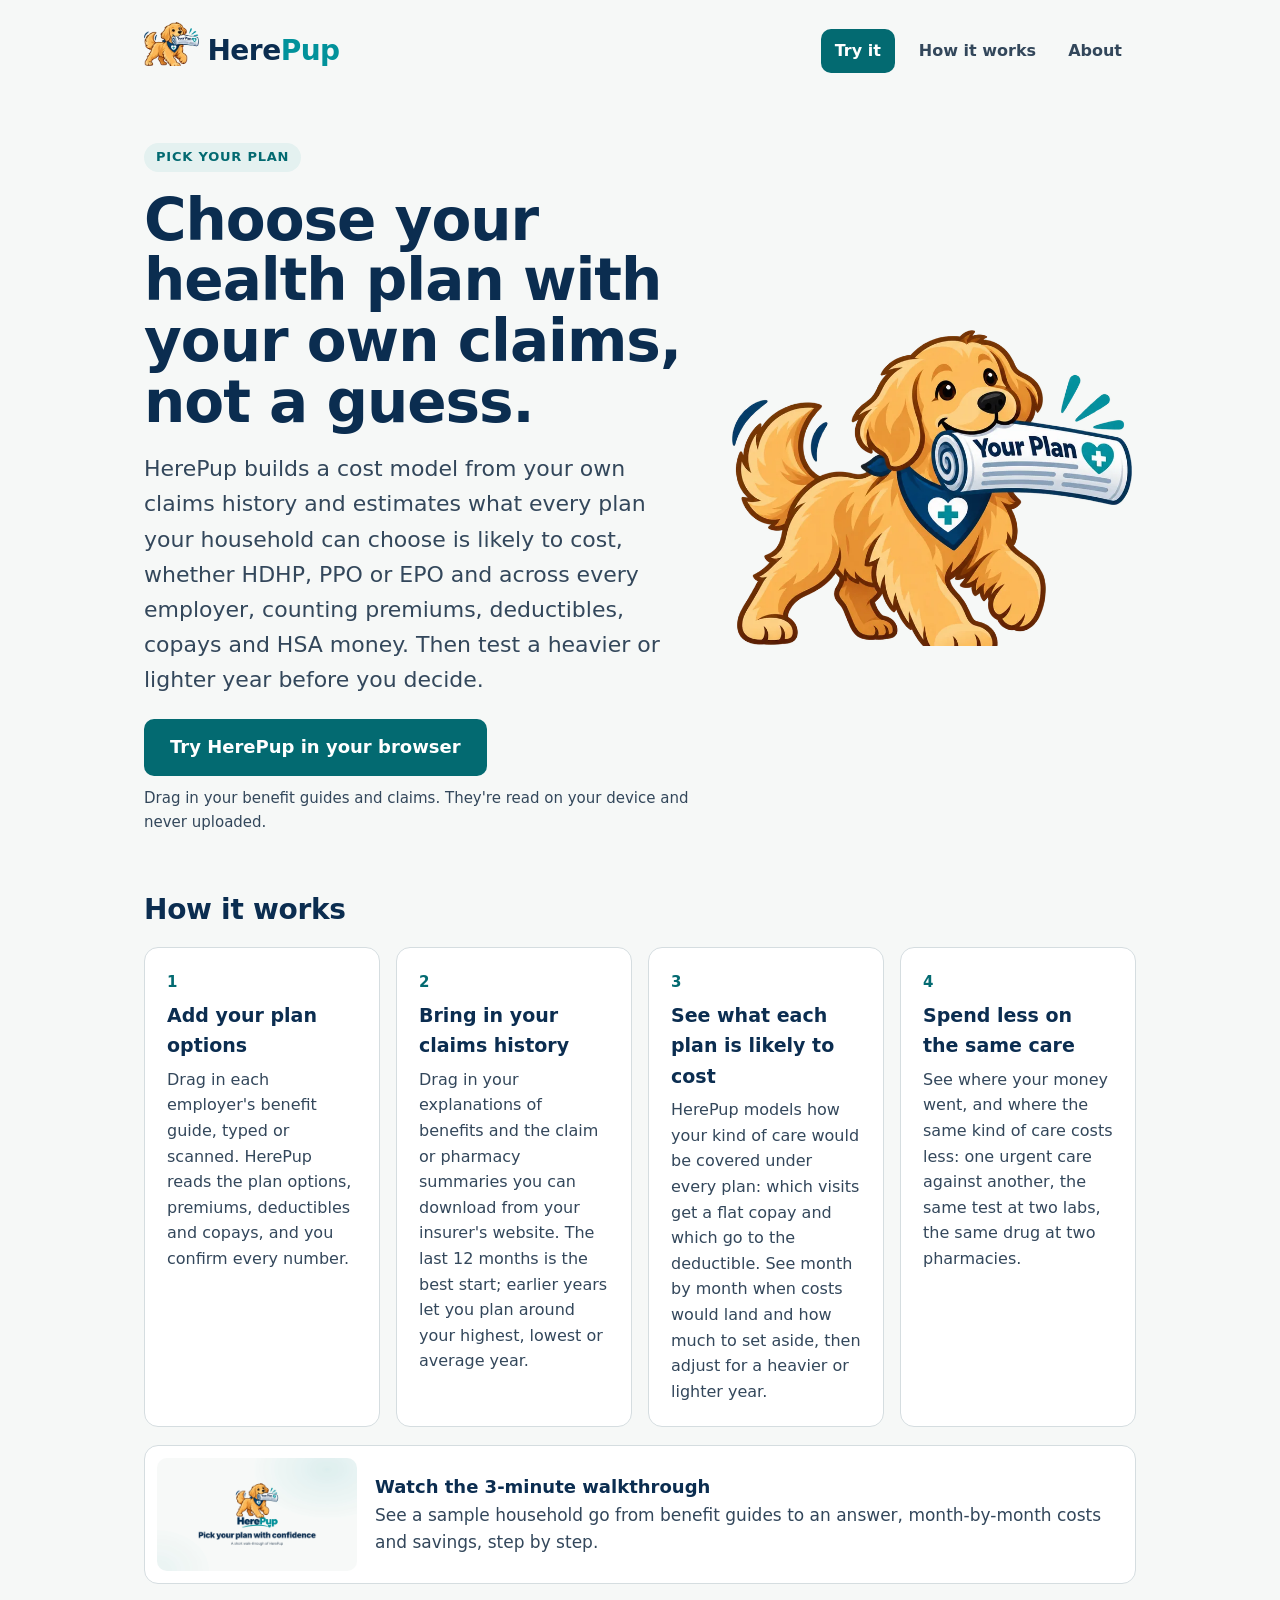
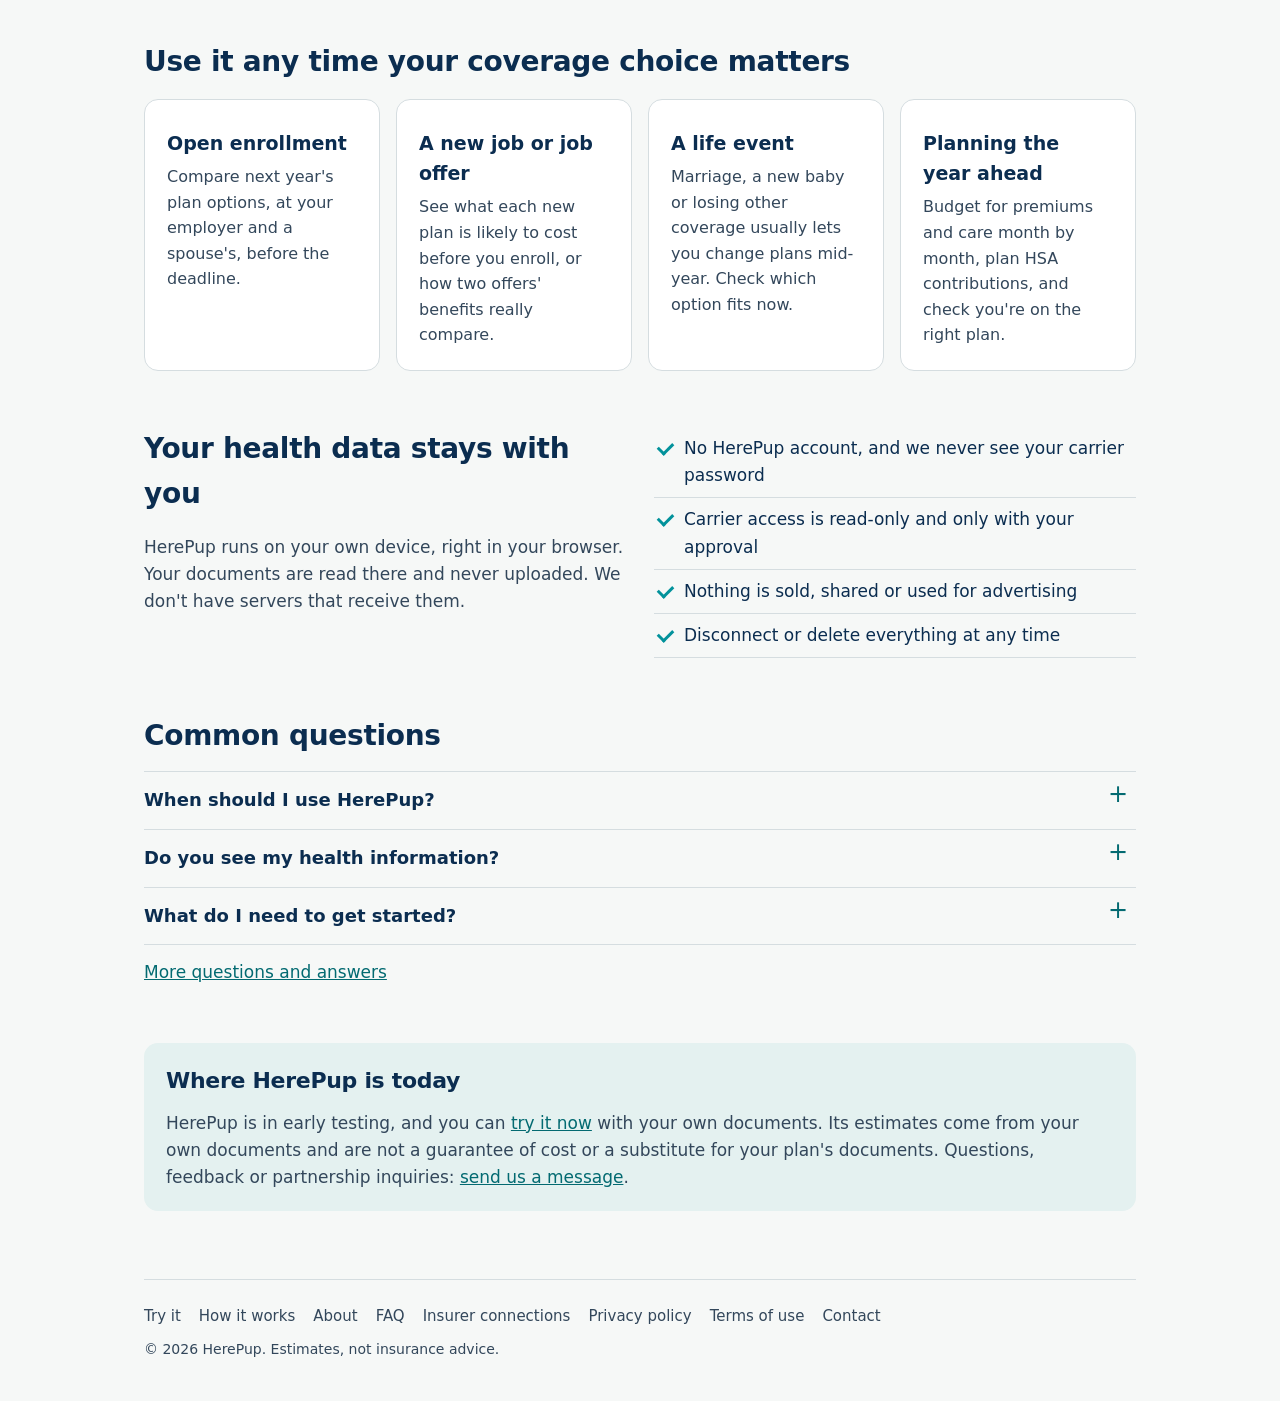
<file: index.html>
<!doctype html>
<html lang="en">
<head>
<meta charset="utf-8">
<meta name="viewport" content="width=device-width, initial-scale=1">
<title>Compare Health Plans With Your Own Claims | HerePup</title>
<meta name="description" content="Estimate what each health plan will cost your household with a model built from your own claims. Compare HDHP, PPO and EPO options any time, privately.">
<link rel="canonical" href="https://herepup.health/">
<meta property="og:type" content="website">
<meta property="og:site_name" content="HerePup">
<meta property="og:title" content="HerePup: compare health plans with your own claims">
<meta property="og:description" content="Estimate what each health plan will cost your household with a model built from your own claims. Compare HDHP, PPO and EPO options any time, privately.">
<meta property="og:url" content="https://herepup.health/">
<meta property="og:image" content="https://herepup.health/assets/herepup-social.png">
<meta property="og:image:width" content="1200">
<meta property="og:image:height" content="630">
<meta property="og:image:alt" content="HerePup's golden retriever mascot with the words: Pick the health plan that costs you least, using your own claims, privately, right in your browser.">
<meta name="twitter:card" content="summary_large_image">
<link rel="icon" type="image/png" sizes="32x32" href="/assets/favicon-32.png">
<link rel="apple-touch-icon" href="/assets/apple-touch-icon.png">
<meta name="theme-color" content="#F6F8F7">
<link rel="stylesheet" href="/assets/site.css">
<script type="application/ld+json">
{
 "@context": "https://schema.org",
 "@graph": [
  {
   "@type": "Organization",
   "@id": "https://herepup.health/#org",
   "name": "HerePup",
   "url": "https://herepup.health/",
   "logo": "https://herepup.health/assets/icon-512.png",
   "email": "chris@herepup.health"
  },
  {
   "@type": "WebSite",
   "@id": "https://herepup.health/#website",
   "url": "https://herepup.health/",
   "name": "HerePup",
   "alternateName": "HerePup | Pick yoUr Plan",
   "publisher": {
    "@id": "https://herepup.health/#org"
   }
  },
  {
   "@type": "WebApplication",
   "@id": "https://herepup.health/app/#app",
   "name": "HerePup | Pick yoUr Plan",
   "url": "https://herepup.health/app/",
   "applicationCategory": "FinanceApplication",
   "operatingSystem": "Any (runs in a web browser)",
   "browserRequirements": "Requires JavaScript",
   "description": "Estimates what every health plan your household can enroll in, across employers, is likely to cost, using a model built from your own claims history and each plan's premiums, deductibles, copays, coinsurance and HSA contributions. Use it at open enrollment or any time your coverage options change. Runs in your browser; your files are not uploaded.",
   "offers": {
    "@type": "Offer",
    "price": "0",
    "priceCurrency": "USD"
   },
   "publisher": {
    "@id": "https://herepup.health/#org"
   }
  }
 ]
}
</script>
<!-- Privacy-friendly analytics by Plausible: anonymous visit and step counts, no cookies. Details: /privacy/#usage -->
<script async src="https://plausible.io/js/pa-WZOZ27ZALJ2IHCY8AwOFf.js"></script>
<script>
  window.plausible=window.plausible||function(){(plausible.q=plausible.q||[]).push(arguments)},plausible.init=plausible.init||function(i){plausible.o=i||{}};
  plausible.init({outboundLinks:false,fileDownloads:false,formSubmissions:false})
</script>
</head>
<body>
<div class="wrap">
<header class="top">
  <a class="logo" href="/" aria-label="HerePup home"><picture><source srcset="/assets/herepup-mascot-sm.webp" type="image/webp"><img src="/assets/herepup-mascot-sm.png" alt="" width="56" height="44"></picture><b>Here<span>Pup</span></b></a>
  <nav class="tabs" aria-label="Main"><a href="/app/" class="try">Try it</a><a href="/how-it-works/">How it works</a><a href="/about/">About</a></nav>
</header>

<main>
<div class="hero">
  <div class="hero-text">
    <span class="eyebrow">Pick yoUr Plan</span>
    <h1>Choose your health plan with your own claims, not a guess.</h1>
    <p class="lead">HerePup builds a cost model from your own claims history and estimates what every plan your household can choose is likely to cost, whether HDHP, PPO or EPO and across every employer, counting premiums, deductibles, copays and HSA money. Then test a heavier or lighter year before you decide.</p>
    <p style="margin:22px 0 0"><a class="cta" href="/app/">Try HerePup in your browser</a></p>
    <p class="cta-note">Drag in your benefit guides and claims. They're read on your device and never uploaded.</p>
  </div>
  <picture><source srcset="/assets/herepup-mascot.webp" type="image/webp"><img class="mascot" src="/assets/herepup-mascot.png" alt="HerePup's golden retriever mascot carrying a rolled-up plan" width="760" height="601" fetchpriority="high"></picture>
</div>

<section id="how" class="tight">
  <h2>How it works</h2>
  <div class="grid4" style="margin:14px 0 18px">
    <div class="card"><div class="num">1</div><h3>Add your plan options</h3><p>Drag in each employer's benefit guide, typed or scanned. HerePup reads the plan options, premiums, deductibles and copays, and you confirm every number.</p></div>
    <div class="card"><div class="num">2</div><h3>Bring in your claims history</h3><p>Drag in your explanations of benefits and the claim or pharmacy summaries you can download from your insurer's website. The last 12 months is the best start; earlier years let you plan around your highest, lowest or average year.</p></div>
    <div class="card"><div class="num">3</div><h3>See what each plan is likely to cost</h3><p>HerePup models how your kind of care would be covered under every plan: which visits get a flat copay and which go to the deductible. See month by month when costs would land and how much to set aside, then adjust for a heavier or lighter year.</p></div>
    <div class="card"><div class="num">4</div><h3>Spend less on the same care</h3><p>See where your money went, and where the same kind of care costs less: one urgent care against another, the same test at two labs, the same drug at two pharmacies.</p></div>
  </div>
  <a class="video-teaser" href="/how-it-works/#watch">
    <img src="/assets/herepup-walkthrough-poster.jpg" alt="" width="1920" height="1080" loading="lazy">
    <span><b>Watch the 3-minute walkthrough</b><br>See a sample household go from benefit guides to an answer, month-by-month costs and savings, step by step.</span>
  </a>
</section>

<section id="when" aria-labelledby="when-h">
  <h2 id="when-h">Use it any time your coverage choice matters</h2>
  <div class="grid4" style="margin-top:14px">
    <div class="card"><h3>Open enrollment</h3><p>Compare next year's plan options, at your employer and a spouse's, before the deadline.</p></div>
    <div class="card"><h3>A new job or job offer</h3><p>See what each new plan is likely to cost before you enroll, or how two offers' benefits really compare.</p></div>
    <div class="card"><h3>A life event</h3><p>Marriage, a new baby or losing other coverage usually lets you change plans mid-year. Check which option fits now.</p></div>
    <div class="card"><h3>Planning the year ahead</h3><p>Budget for premiums and care month by month, plan HSA contributions, and check you're on the right plan.</p></div>
  </div>
</section>

<section class="split" id="privacy">
  <div>
    <h2>Your health data stays with you</h2>
    <p style="color:var(--ink)">HerePup runs on your own device, right in your browser. Your documents are read there and never uploaded. We don't have servers that receive them.</p>
  </div>
  <ul class="checks">
    <li>No HerePup account, and we never see your carrier password</li>
    <li>Carrier access is read-only and only with your approval</li>
    <li>Nothing is sold, shared or used for advertising</li>
    <li>Disconnect or delete everything at any time</li>
  </ul>
</section>

<section class="faq" aria-labelledby="faq-h">
  <h2 id="faq-h">Common questions</h2>
  <details><summary><h3>When should I use HerePup?</h3></summary><p>Any time you&#x27;re choosing or checking your coverage, not just at open enrollment: when you start a new job or weigh a job offer, after a life event such as marriage, a new baby or losing other coverage (which usually lets you change plans outside open enrollment), when a spouse&#x27;s employer opens enrollment at a different time, or when you&#x27;re budgeting for the year ahead.</p></details>
<details><summary><h3>Do you see my health information?</h3></summary><p>No. HerePup runs in your web browser, on your device. Your benefit guides and claims are read there and never uploaded, and HerePup has no servers that receive them. The site only counts <a href="/privacy/#usage">anonymous visits and a few steps</a>, with no cookies. You can erase everything with "Delete all my data" in the app.</p></details>
<details><summary><h3>What do I need to get started?</h3></summary><p>Each plan option's benefit guide or plan summary (a PDF is fine, even a scanned one), and your recent claims history: the explanations of benefits (EOBs) or claims spreadsheet you can download from your insurer's member website under Claims, plus pharmacy claims if you fill prescriptions. The last 12 months gives the best starting point; add earlier years to plan around your highest, lowest or average year. Direct insurer connections are in testing; see <a href="/insurers/">insurer connections</a> to request yours.</p></details>
  <p class="more"><a href="/about/#faq">More questions and answers</a></p>
</section>

<section>
  <div class="note">
    <h2 style="font-size:22px">Where HerePup is today</h2>
    <p style="margin:0;color:var(--ink)">HerePup is in early testing, and you can <a href="/app/">try it now</a> with your own documents. Its estimates come from your own documents and are not a guarantee of cost or a substitute for your plan's documents. Questions, feedback or partnership inquiries: <a href="/contact/">send us a message</a>.</p>
  </div>
</section>
</main>

<footer>
  <nav aria-label="Footer"><a href="/app/">Try it</a><a href="/how-it-works/">How it works</a><a href="/about/">About</a><a href="/about/#faq">FAQ</a><a href="/insurers/">Insurer connections</a><a href="/privacy/">Privacy policy</a><a href="/terms/">Terms of use</a><a href="/contact/">Contact</a></nav>
  <div class="fine">&copy; 2026 HerePup. Estimates, not insurance advice.</div>
</footer>
</div>
</body>
</html>
</file>
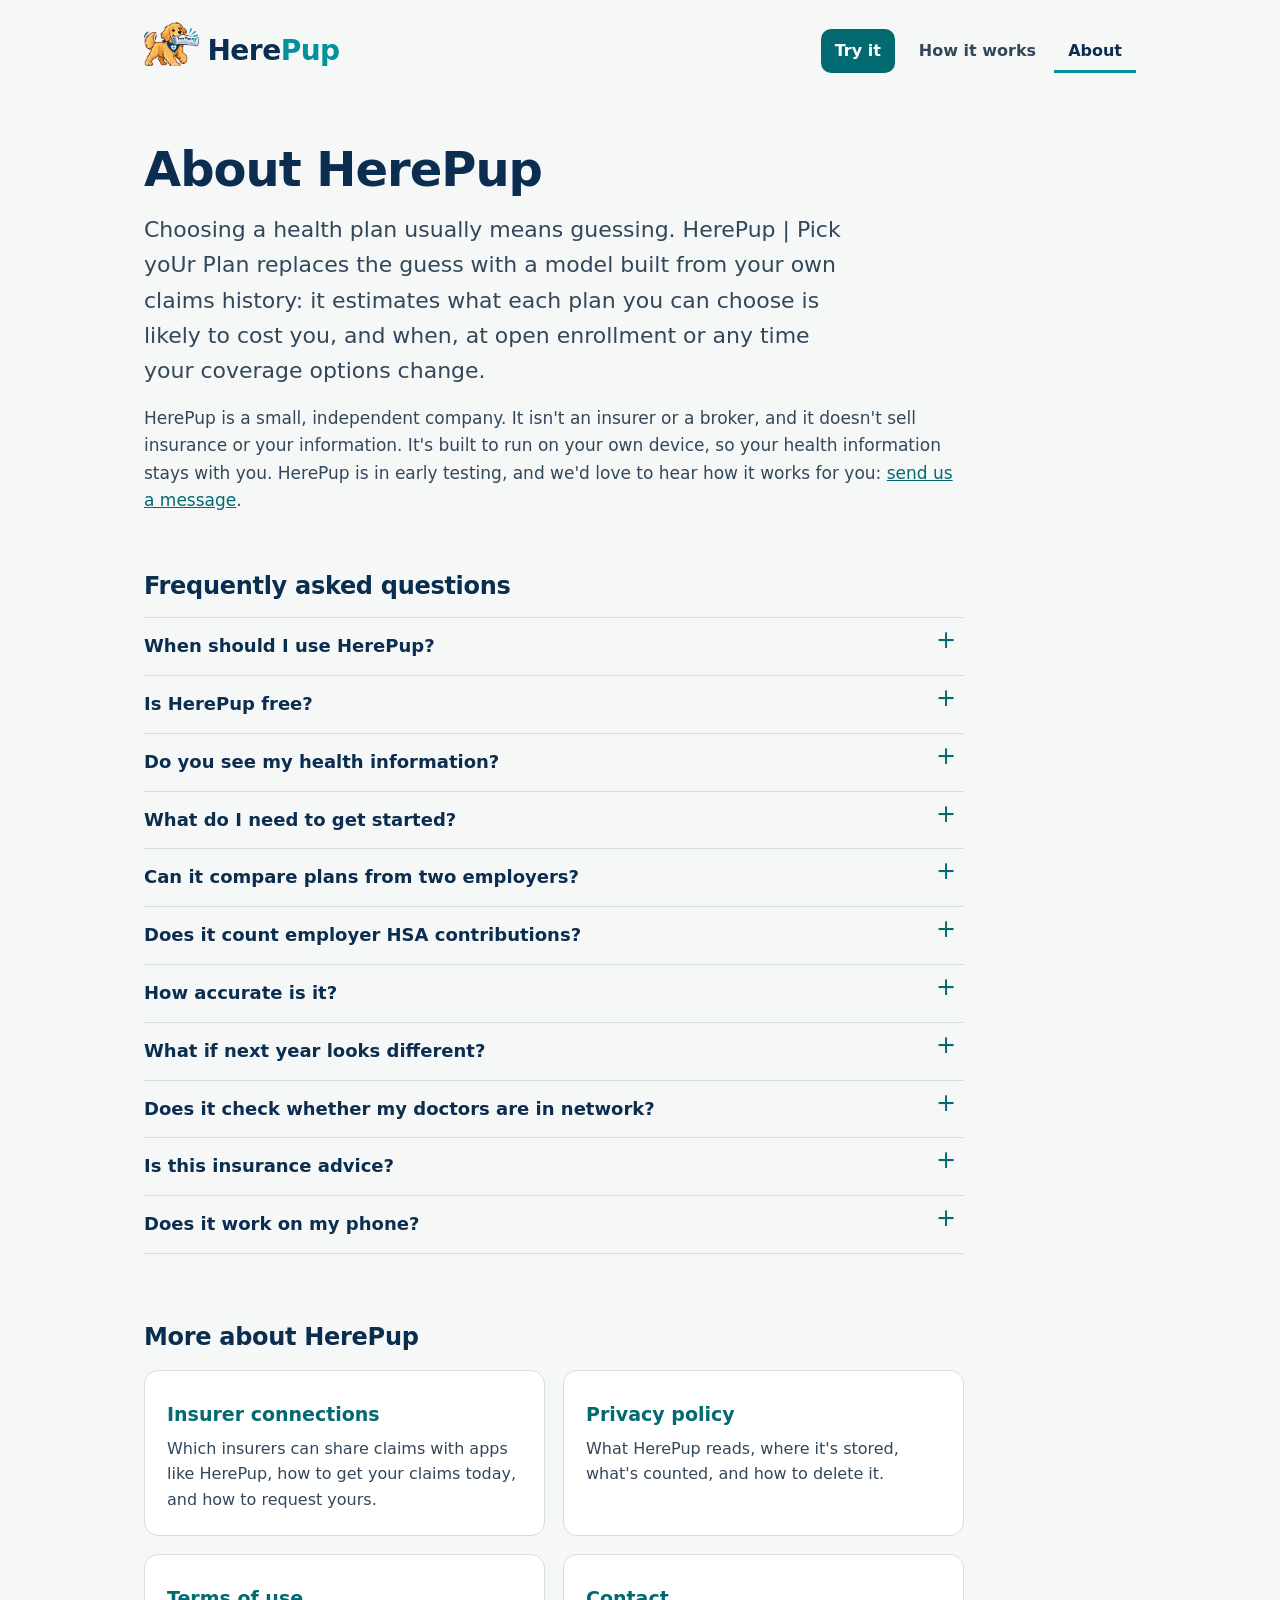
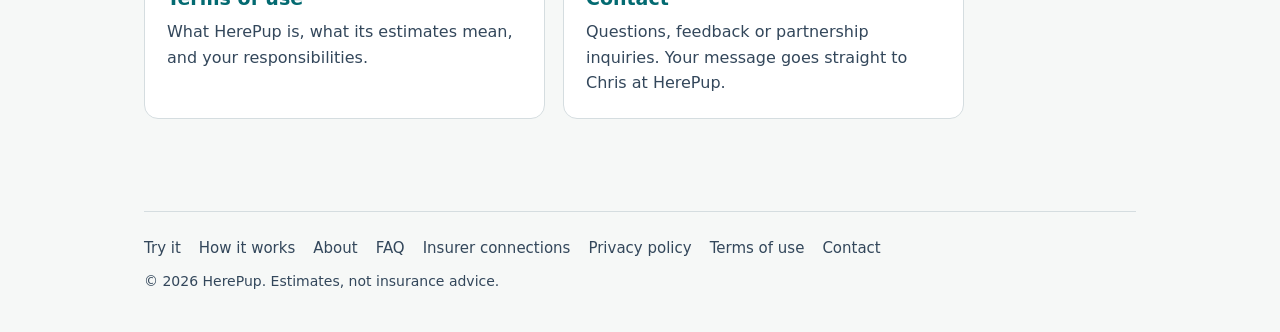
<file: about/index.html>
<!doctype html>
<html lang="en">
<head>
<meta charset="utf-8">
<meta name="viewport" content="width=device-width, initial-scale=1">
<title>About HerePup and FAQ | HerePup</title>
<meta name="description" content="What HerePup is, who it&#x27;s for, and answers to common questions: when to use it, is it free, is my health data private, what do I need, how accurate is it.">
<link rel="canonical" href="https://herepup.health/about/">
<meta property="og:type" content="website">
<meta property="og:site_name" content="HerePup">
<meta property="og:title" content="About HerePup and FAQ | HerePup">
<meta property="og:description" content="What HerePup is, who it&#x27;s for, and answers to common questions: when to use it, is it free, is my health data private, what do I need, how accurate is it.">
<meta property="og:url" content="https://herepup.health/about/">
<meta property="og:image" content="https://herepup.health/assets/herepup-social.png">
<meta property="og:image:width" content="1200">
<meta property="og:image:height" content="630">
<meta property="og:image:alt" content="HerePup's golden retriever mascot with the words: Pick the health plan that costs you least, using your own claims, privately, right in your browser.">
<meta name="twitter:card" content="summary_large_image">
<link rel="icon" type="image/png" sizes="32x32" href="/assets/favicon-32.png">
<link rel="apple-touch-icon" href="/assets/apple-touch-icon.png">
<meta name="theme-color" content="#F6F8F7">
<link rel="stylesheet" href="/assets/site.css">
<script type="application/ld+json">
{
 "@context": "https://schema.org",
 "@graph": [
  {
   "@type": "Organization",
   "@id": "https://herepup.health/#org",
   "name": "HerePup",
   "url": "https://herepup.health/",
   "logo": "https://herepup.health/assets/icon-512.png",
   "email": "chris@herepup.health"
  },
  {
   "@type": "AboutPage",
   "@id": "https://herepup.health/about/",
   "url": "https://herepup.health/about/",
   "name": "About HerePup",
   "about": {
    "@id": "https://herepup.health/#org"
   }
  },
  {
   "@type": "FAQPage",
   "@id": "https://herepup.health/about/#faq",
   "mainEntity": [
    {
     "@type": "Question",
     "name": "When should I use HerePup?",
     "acceptedAnswer": {
      "@type": "Answer",
      "text": "Any time you're choosing or checking your coverage, not just at open enrollment: when you start a new job or weigh a job offer, after a life event such as marriage, a new baby or losing other coverage (which usually lets you change plans outside open enrollment), when a spouse's employer opens enrollment at a different time, or when you're budgeting for the year ahead."
     }
    },
    {
     "@type": "Question",
     "name": "Is HerePup free?",
     "acceptedAnswer": {
      "@type": "Answer",
      "text": "Yes. HerePup is free to use while it's in early testing, and there's no account to create."
     }
    },
    {
     "@type": "Question",
     "name": "Do you see my health information?",
     "acceptedAnswer": {
      "@type": "Answer",
      "text": "No. HerePup runs in your web browser, on your device. Your benefit guides and claims are read there and never uploaded, and HerePup has no servers that receive them. The site only counts anonymous visits and a few steps, with no cookies. You can erase everything with \"Delete all my data\" in the app."
     }
    },
    {
     "@type": "Question",
     "name": "What do I need to get started?",
     "acceptedAnswer": {
      "@type": "Answer",
      "text": "Each plan option's benefit guide or plan summary (a PDF is fine, even a scanned one), and your recent claims history: the explanations of benefits (EOBs) or claims spreadsheet you can download from your insurer's member website under Claims, plus pharmacy claims if you fill prescriptions. The last 12 months gives the best starting point; add earlier years to plan around your highest, lowest or average year. Direct insurer connections are in testing; see insurer connections to request yours."
     }
    },
    {
     "@type": "Question",
     "name": "Can it compare plans from two employers?",
     "acceptedAnswer": {
      "@type": "Answer",
      "text": "Yes. If you and a spouse or partner both have employer coverage, add both benefit guides. HerePup tests every way your household can enroll, including splitting people across the two employers' plans."
     }
    },
    {
     "@type": "Question",
     "name": "Does it count employer HSA contributions?",
     "acceptedAnswer": {
      "@type": "Answer",
      "text": "Yes. Money your employer puts into a health savings account (HSA) is subtracted from that plan's cost. Before you see an answer, you confirm the amount for each HSA plan, or confirm the employer puts in nothing. If you need a certain kind of plan, you can also tell HerePup to consider only HSA plans, or only plans without one."
     }
    },
    {
     "@type": "Question",
     "name": "How accurate is it?",
     "acceptedAnswer": {
      "@type": "Answer",
      "text": "HerePup models each kind of care in your claims history under each plan's deductibles, coinsurance, copays, prescription tiers and out-of-pocket maximums, and checks the model against what your insurer actually charged when your files include it. Its estimate assumes your care looks like your history, adjusted with the What if slider. New conditions or care you don't expect can change real costs, prices and plan rules change, and specialty drug tiers are not modeled yet."
     }
    },
    {
     "@type": "Question",
     "name": "What if next year looks different?",
     "acceptedAnswer": {
      "@type": "Answer",
      "text": "Use the What if slider to model anywhere from no care to three times the care in your claims history. HerePup shows the points where a different plan would become the better choice, so you can pick the plan that holds up for the year you expect."
     }
    },
    {
     "@type": "Question",
     "name": "Does it check whether my doctors are in network?",
     "acceptedAnswer": {
      "@type": "Answer",
      "text": "No. HerePup compares costs, not networks. Before you enroll, check each plan's provider directory for the doctors, hospitals and pharmacies you use."
     }
    },
    {
     "@type": "Question",
     "name": "Is this insurance advice?",
     "acceptedAnswer": {
      "@type": "Answer",
      "text": "No. HerePup doesn't sell insurance and isn't a broker. It gives you an estimate to help you decide; your plan's official documents decide what's covered."
     }
    },
    {
     "@type": "Question",
     "name": "Does it work on my phone?",
     "acceptedAnswer": {
      "@type": "Answer",
      "text": "Yes, in any up-to-date browser. Reading long or scanned PDFs is faster on a computer."
     }
    }
   ]
  }
 ]
}
</script>
<!-- Privacy-friendly analytics by Plausible: anonymous visit and step counts, no cookies. Details: /privacy/#usage -->
<script async src="https://plausible.io/js/pa-WZOZ27ZALJ2IHCY8AwOFf.js"></script>
<script>
  window.plausible=window.plausible||function(){(plausible.q=plausible.q||[]).push(arguments)},plausible.init=plausible.init||function(i){plausible.o=i||{}};
  plausible.init({outboundLinks:false,fileDownloads:false,formSubmissions:false})
</script>
</head>
<body>
<div class="wrap">
<header class="top">
  <a class="logo" href="/" aria-label="HerePup home"><picture><source srcset="/assets/herepup-mascot-sm.webp" type="image/webp"><img src="/assets/herepup-mascot-sm.png" alt="" width="56" height="44"></picture><b>Here<span>Pup</span></b></a>
  <nav class="tabs" aria-label="Main"><a href="/app/" class="try">Try it</a><a href="/how-it-works/">How it works</a><a href="/about/" aria-current="page">About</a></nav>
</header>

<main class="page">
<h1>About HerePup</h1>
<p class="lead">Choosing a health plan usually means guessing. HerePup | Pick yoUr Plan replaces the guess with a model built from your own claims history: it estimates what each plan you can choose is likely to cost you, and when, at open enrollment or any time your coverage options change.</p>
<p>HerePup is a small, independent company. It isn't an insurer or a broker, and it doesn't sell insurance or your information. It's built to run on your own device, so your health information stays with you. HerePup is in early testing, and we'd love to hear how it works for you: <a href="/contact/">send us a message</a>.</p>

<section class="faq" id="faq" aria-labelledby="faq-h">
  <h2 id="faq-h">Frequently asked questions</h2>
  <details><summary><h3>When should I use HerePup?</h3></summary><p>Any time you&#x27;re choosing or checking your coverage, not just at open enrollment: when you start a new job or weigh a job offer, after a life event such as marriage, a new baby or losing other coverage (which usually lets you change plans outside open enrollment), when a spouse&#x27;s employer opens enrollment at a different time, or when you&#x27;re budgeting for the year ahead.</p></details>
<details><summary><h3>Is HerePup free?</h3></summary><p>Yes. HerePup is free to use while it&#x27;s in early testing, and there&#x27;s no account to create.</p></details>
<details><summary><h3>Do you see my health information?</h3></summary><p>No. HerePup runs in your web browser, on your device. Your benefit guides and claims are read there and never uploaded, and HerePup has no servers that receive them. The site only counts <a href="/privacy/#usage">anonymous visits and a few steps</a>, with no cookies. You can erase everything with "Delete all my data" in the app.</p></details>
<details><summary><h3>What do I need to get started?</h3></summary><p>Each plan option's benefit guide or plan summary (a PDF is fine, even a scanned one), and your recent claims history: the explanations of benefits (EOBs) or claims spreadsheet you can download from your insurer's member website under Claims, plus pharmacy claims if you fill prescriptions. The last 12 months gives the best starting point; add earlier years to plan around your highest, lowest or average year. Direct insurer connections are in testing; see <a href="/insurers/">insurer connections</a> to request yours.</p></details>
<details><summary><h3>Can it compare plans from two employers?</h3></summary><p>Yes. If you and a spouse or partner both have employer coverage, add both benefit guides. HerePup tests every way your household can enroll, including splitting people across the two employers&#x27; plans.</p></details>
<details><summary><h3>Does it count employer HSA contributions?</h3></summary><p>Yes. Money your employer puts into a health savings account (HSA) is subtracted from that plan&#x27;s cost. Before you see an answer, you confirm the amount for each HSA plan, or confirm the employer puts in nothing. If you need a certain kind of plan, you can also tell HerePup to consider only HSA plans, or only plans without one.</p></details>
<details><summary><h3>How accurate is it?</h3></summary><p>HerePup models each kind of care in your claims history under each plan&#x27;s deductibles, coinsurance, copays, prescription tiers and out-of-pocket maximums, and checks the model against what your insurer actually charged when your files include it. Its estimate assumes your care looks like your history, adjusted with the What if slider. New conditions or care you don&#x27;t expect can change real costs, prices and plan rules change, and specialty drug tiers are not modeled yet.</p></details>
<details><summary><h3>What if next year looks different?</h3></summary><p>Use the What if slider to model anywhere from no care to three times the care in your claims history. HerePup shows the points where a different plan would become the better choice, so you can pick the plan that holds up for the year you expect.</p></details>
<details><summary><h3>Does it check whether my doctors are in network?</h3></summary><p>No. HerePup compares costs, not networks. Before you enroll, check each plan&#x27;s provider directory for the doctors, hospitals and pharmacies you use.</p></details>
<details><summary><h3>Is this insurance advice?</h3></summary><p>No. HerePup doesn&#x27;t sell insurance and isn&#x27;t a broker. It gives you an estimate to help you decide; your plan&#x27;s official documents decide what&#x27;s covered.</p></details>
<details><summary><h3>Does it work on my phone?</h3></summary><p>Yes, in any up-to-date browser. Reading long or scanned PDFs is faster on a computer.</p></details>
</section>

<section aria-labelledby="more-h">
  <h2 id="more-h">More about HerePup</h2>
  <div class="grid3 hub">
    <a class="card" href="/insurers/"><h3>Insurer connections</h3><p>Which insurers can share claims with apps like HerePup, how to get your claims today, and how to request yours.</p></a>
    <a class="card" href="/privacy/"><h3>Privacy policy</h3><p>What HerePup reads, where it's stored, what's counted, and how to delete it.</p></a>
    <a class="card" href="/terms/"><h3>Terms of use</h3><p>What HerePup is, what its estimates mean, and your responsibilities.</p></a>
    <a class="card" href="/contact/"><h3>Contact</h3><p>Questions, feedback or partnership inquiries. Your message goes straight to Chris at HerePup.</p></a>
  </div>
</section>
</main>

<footer>
  <nav aria-label="Footer"><a href="/app/">Try it</a><a href="/how-it-works/">How it works</a><a href="/about/">About</a><a href="/about/#faq">FAQ</a><a href="/insurers/">Insurer connections</a><a href="/privacy/">Privacy policy</a><a href="/terms/">Terms of use</a><a href="/contact/">Contact</a></nav>
  <div class="fine">&copy; 2026 HerePup. Estimates, not insurance advice.</div>
</footer>
</div>
</body>
</html>
</file>
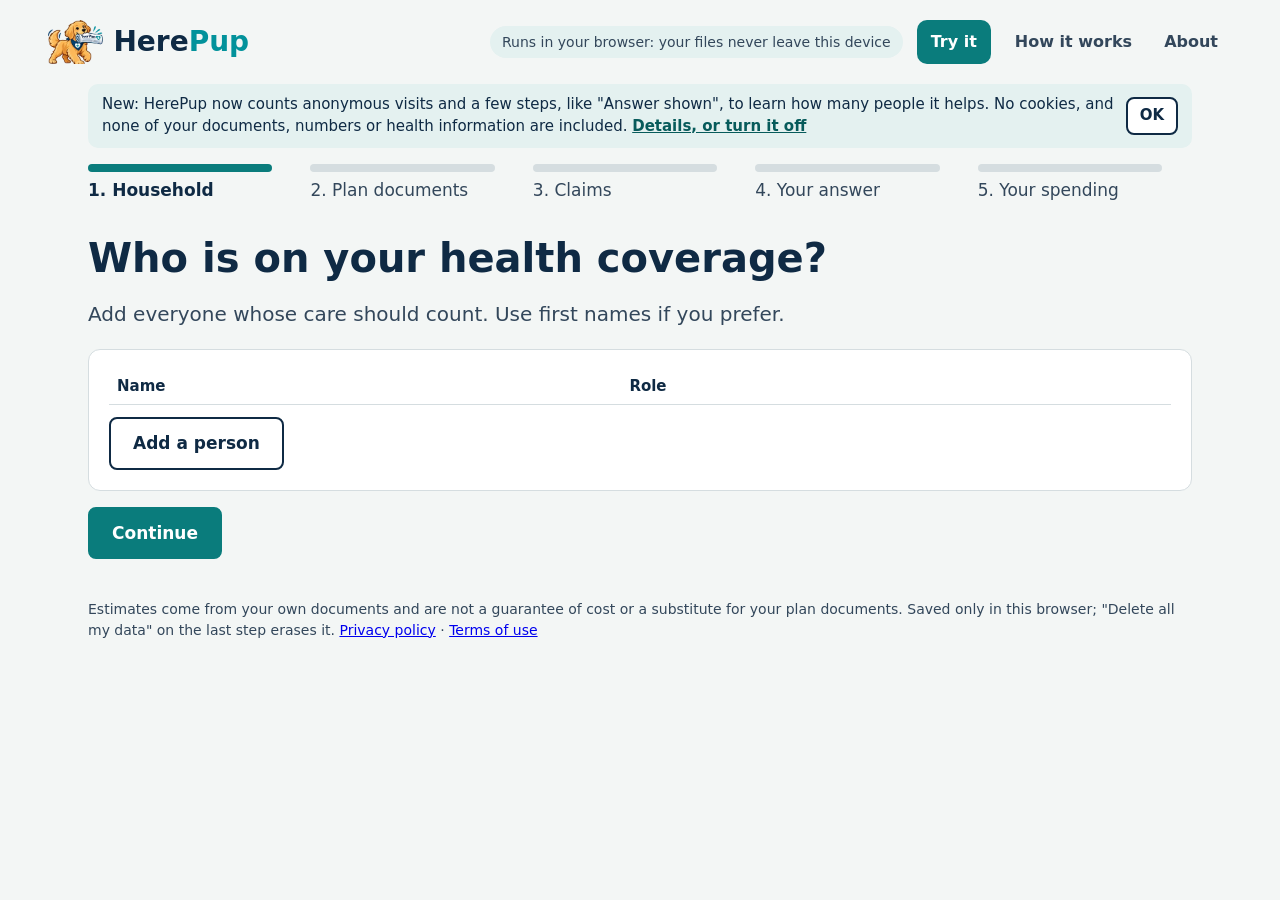
<file: app/index.html>
<!doctype html>
<html lang="en">
<head>
<meta charset="utf-8">
<meta name="viewport" content="width=device-width, initial-scale=1">
<title>HerePup App: Compare Your Health Plan Options in Your Browser</title>
<meta name="description" content="Drop in your benefit guides and claims history to estimate which health plan will cost you least. Runs in your browser; your files never leave your device.">
<link rel="canonical" href="https://herepup.health/app/">
<meta property="og:type" content="website">
<meta property="og:site_name" content="HerePup">
<meta property="og:title" content="HerePup app: compare your health plan options">
<meta property="og:description" content="Drop in your benefit guides and claims history to estimate which health plan will cost you least. Runs in your browser; your files never leave your device.">
<meta property="og:url" content="https://herepup.health/app/">
<meta property="og:image" content="https://herepup.health/assets/herepup-social.png">
<meta property="og:image:width" content="1200">
<meta property="og:image:height" content="630">
<meta property="og:image:alt" content="HerePup's golden retriever mascot with the words: Pick the health plan that costs you least, using your own claims, privately, right in your browser.">
<meta name="twitter:card" content="summary_large_image">
<meta name="theme-color" content="#F3F6F5">
<script type="application/ld+json">
{
 "@context": "https://schema.org",
 "@graph": [
  {
   "@type": "WebApplication",
   "@id": "https://herepup.health/app/#app",
   "name": "HerePup | Pick yoUr Plan",
   "url": "https://herepup.health/app/",
   "applicationCategory": "FinanceApplication",
   "operatingSystem": "Any (runs in a web browser)",
   "browserRequirements": "Requires JavaScript",
   "description": "Estimates what every health plan your household can enroll in, across employers, is likely to cost, using a model built from your own claims history and each plan's premiums, deductibles, copays, coinsurance and HSA contributions. Use it at open enrollment or any time your coverage options change. Runs in your browser; your files are not uploaded.",
   "offers": {
    "@type": "Offer",
    "price": "0",
    "priceCurrency": "USD"
   },
   "publisher": {
    "@type": "Organization",
    "@id": "https://herepup.health/#org",
    "name": "HerePup",
    "url": "https://herepup.health/"
   }
  }
 ]
}
</script>
<link rel="icon" type="image/png" sizes="32x32" href="/assets/favicon-32.png">
<link rel="apple-touch-icon" href="/assets/apple-touch-icon.png">
<link rel="stylesheet" href="/app/app.css">
<!-- Privacy-friendly analytics by Plausible: anonymous visit and step counts, no cookies. Details: /privacy/#usage -->
<script async src="https://plausible.io/js/pa-WZOZ27ZALJ2IHCY8AwOFf.js"></script>
<script>
  window.plausible=window.plausible||function(){(plausible.q=plausible.q||[]).push(arguments)},plausible.init=plausible.init||function(i){plausible.o=i||{}};
  plausible.init({outboundLinks:false,fileDownloads:false,formSubmissions:false})
</script>
</head>
<body>
<header class="top">
  <a class="logo" href="/" aria-label="HerePup home"><picture><source srcset="/assets/herepup-mascot-sm.webp" type="image/webp"><img src="/assets/herepup-mascot-sm.png" alt="" width="56" height="44"></picture><b>Here<span>Pup</span></b></a>
  <div class="right"><span class="local-note" title="Files are read by this browser on this device. HerePup has no server that receives them.">Runs in your browser: your files never leave this device</span>
    <nav class="site-tabs" aria-label="Main"><a href="/app/" class="try" aria-current="page">Try it</a><a href="/how-it-works/">How it works</a><a href="/about/">About</a></nav></div>
</header>
<div id="usage-note" class="usage-note" hidden><p>New: HerePup now counts anonymous visits and a few steps, like "Answer shown", to learn how many people it helps. No cookies, and none of your documents, numbers or health information are included. <a href="/privacy/#usage">Details, or turn it off</a></p><button type="button" class="btn small" data-act="usage-ok">OK</button></div>
<nav id="progress" aria-label="Progress"></nav>
<main id="main" tabindex="-1"><noscript><h1>Compare your health plan options with your own claims</h1><p>HerePup reads your benefit guides and claims history right here in your browser and estimates which plan will cost your household least. It needs JavaScript turned on to read your documents on this device. <a href="/how-it-works/">See how it works</a>.</p></noscript></main>
<footer class="foot">Estimates come from your own documents and are not a guarantee of cost or a substitute for your plan documents. Saved only in this browser; "Delete all my data" on the last step erases it. <a href="/privacy/">Privacy policy</a> · <a href="/terms/">Terms of use</a></footer>
<dialog id="feedback-dialog" aria-labelledby="fb-h">
  <form data-contact-form data-subject="HerePup feedback" data-need-one="useful,answer,stuck,message" data-need-msg="Answer at least one question, or write a note." class="fb">
    <div class="fb-head"><h2 id="fb-h">Tell us how it went</h2><button type="button" class="btn small" data-close-dialog aria-label="Close">Close</button></div>
    <p class="muted">This goes straight to Chris at HerePup. Please don't include claim details, amounts or other health information.</p>
    <fieldset><legend>How useful was HerePup?</legend>
      <label class="radio"><input type="radio" name="useful" value="Very useful">Very useful</label>
      <label class="radio"><input type="radio" name="useful" value="Somewhat useful">Somewhat useful</label>
      <label class="radio"><input type="radio" name="useful" value="Not useful">Not useful</label></fieldset>
    <fieldset><legend>Did you get an answer you trust?</legend>
      <label class="radio"><input type="radio" name="answer" value="Yes">Yes</label>
      <label class="radio"><input type="radio" name="answer" value="Not sure">Not sure</label>
      <label class="radio"><input type="radio" name="answer" value="No">No</label></fieldset>
    <fieldset><legend>Where did you get stuck or slow down? <span class="muted">(pick any)</span></legend>
      <label class="radio"><input type="checkbox" name="stuck" value="Adding people">Adding people</label>
      <label class="radio"><input type="checkbox" name="stuck" value="Adding plan documents">Adding plan documents</label>
      <label class="radio"><input type="checkbox" name="stuck" value="The HSA check">The HSA check</label>
      <label class="radio"><input type="checkbox" name="stuck" value="Getting my claims">Getting my claims</label>
      <label class="radio"><input type="checkbox" name="stuck" value="Reviewing claims">Reviewing claims</label>
      <label class="radio"><input type="checkbox" name="stuck" value="Understanding the answer">Understanding the answer</label>
      <label class="radio"><input type="checkbox" name="stuck" value="Nowhere">Nowhere</label></fieldset>
    <label>What would make HerePup better?<textarea name="message" rows="4"></textarea></label>
    <label>Your email <span class="muted">(optional, if you'd like a reply)</span><input type="email" name="email" autocomplete="email"></label>
    <input type="checkbox" name="botcheck" style="display:none" tabindex="-1" autocomplete="off">
    <input type="hidden" name="sent_from" value="">
    <div class="row"><button type="submit" class="btn primary">Send feedback</button><span data-status role="status" class="muted"></span></div>
  </form>
  <div data-sent hidden class="fb-sent"><h2>Thank you!</h2><p>Your feedback is on its way to Chris at HerePup.</p><button type="button" class="btn primary" data-close-dialog>Close</button></div>
</dialog>
<script src="/assets/contact.js" defer></script>
<script type="module" src="/app/js/ui.js"></script>
</body>
</html>
</file>
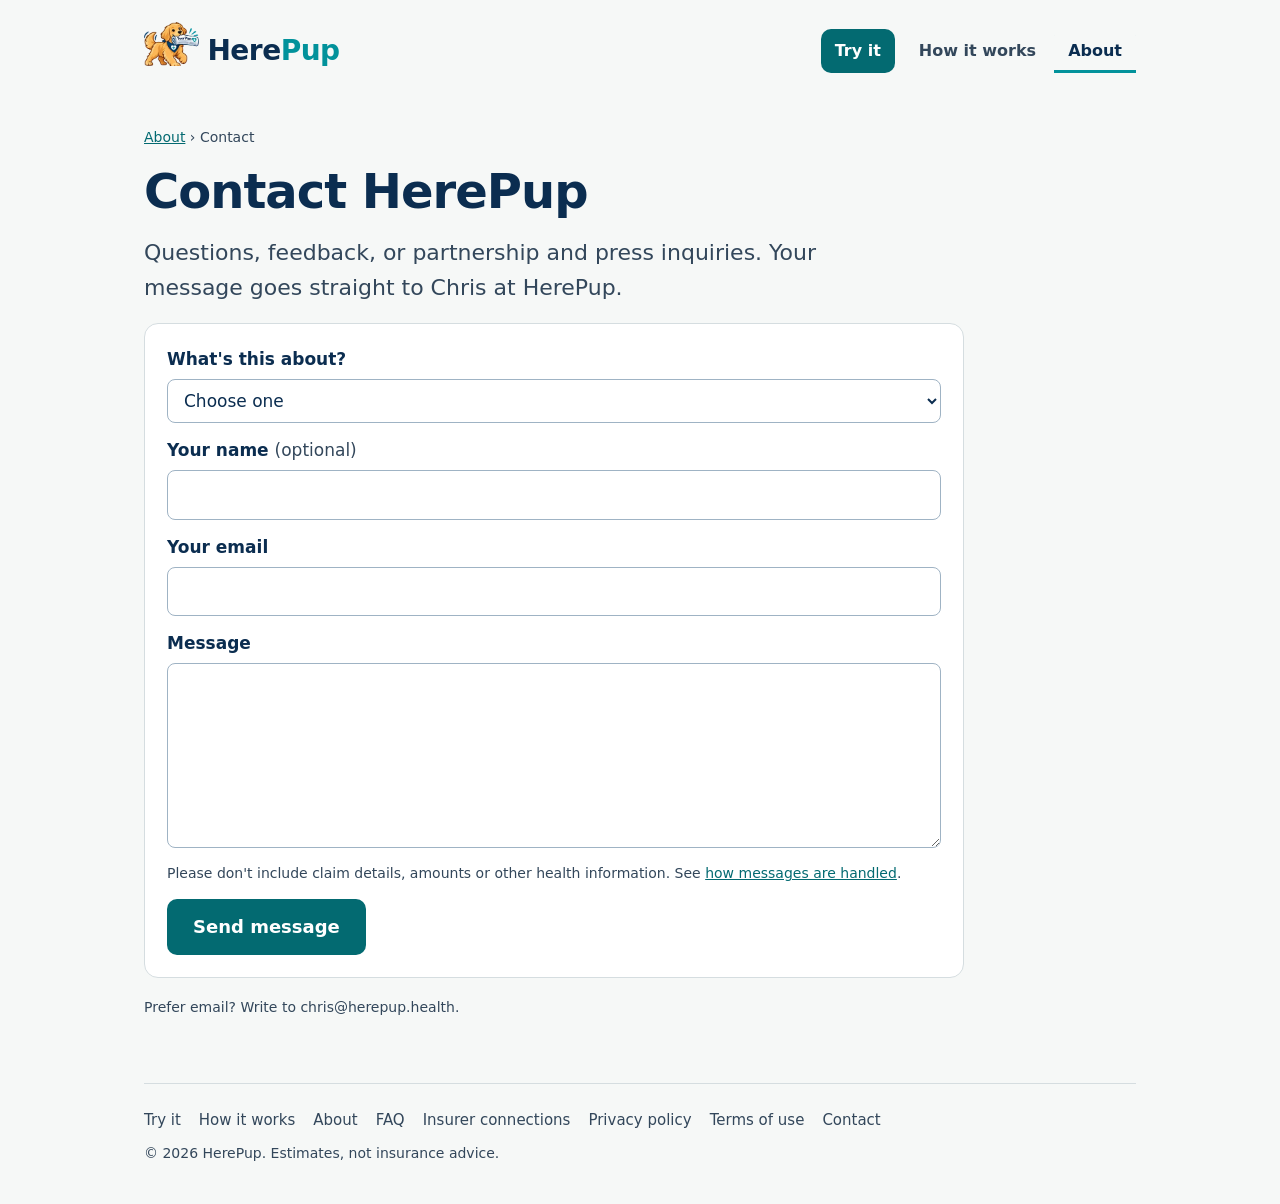
<file: contact/index.html>
<!doctype html>
<html lang="en">
<head>
<meta charset="utf-8">
<meta name="viewport" content="width=device-width, initial-scale=1">
<title>Contact HerePup | HerePup</title>
<meta name="description" content="Send HerePup a question, feedback, or a partnership or press inquiry. Messages go straight to the HerePup team.">
<link rel="canonical" href="https://herepup.health/contact/">
<meta property="og:type" content="website">
<meta property="og:site_name" content="HerePup">
<meta property="og:title" content="Contact HerePup | HerePup">
<meta property="og:description" content="Send HerePup a question, feedback, or a partnership or press inquiry. Messages go straight to the HerePup team.">
<meta property="og:url" content="https://herepup.health/contact/">
<meta property="og:image" content="https://herepup.health/assets/herepup-social.png">
<meta property="og:image:width" content="1200">
<meta property="og:image:height" content="630">
<meta property="og:image:alt" content="HerePup's golden retriever mascot with the words: Pick the health plan that costs you least, using your own claims, privately, right in your browser.">
<meta name="twitter:card" content="summary_large_image">
<link rel="icon" type="image/png" sizes="32x32" href="/assets/favicon-32.png">
<link rel="apple-touch-icon" href="/assets/apple-touch-icon.png">
<meta name="theme-color" content="#F6F8F7">
<link rel="stylesheet" href="/assets/site.css">
<script type="application/ld+json">
{
 "@context": "https://schema.org",
 "@graph": [
  {
   "@type": "Organization",
   "@id": "https://herepup.health/#org",
   "name": "HerePup",
   "url": "https://herepup.health/",
   "logo": "https://herepup.health/assets/icon-512.png",
   "email": "chris@herepup.health"
  },
  {
   "@type": "ContactPage",
   "@id": "https://herepup.health/contact/",
   "url": "https://herepup.health/contact/",
   "name": "Contact HerePup",
   "about": {
    "@id": "https://herepup.health/#org"
   }
  },
  {
   "@type": "BreadcrumbList",
   "itemListElement": [
    {
     "@type": "ListItem",
     "position": 1,
     "name": "Home",
     "item": "https://herepup.health/"
    },
    {
     "@type": "ListItem",
     "position": 2,
     "name": "About",
     "item": "https://herepup.health/about/"
    },
    {
     "@type": "ListItem",
     "position": 3,
     "name": "Contact",
     "item": "https://herepup.health/contact/"
    }
   ]
  }
 ]
}
</script>
<!-- Privacy-friendly analytics by Plausible: anonymous visit and step counts, no cookies. Details: /privacy/#usage -->
<script async src="https://plausible.io/js/pa-WZOZ27ZALJ2IHCY8AwOFf.js"></script>
<script>
  window.plausible=window.plausible||function(){(plausible.q=plausible.q||[]).push(arguments)},plausible.init=plausible.init||function(i){plausible.o=i||{}};
  plausible.init({outboundLinks:false,fileDownloads:false,formSubmissions:false})
</script>
</head>
<body>
<div class="wrap">
<header class="top">
  <a class="logo" href="/" aria-label="HerePup home"><picture><source srcset="/assets/herepup-mascot-sm.webp" type="image/webp"><img src="/assets/herepup-mascot-sm.png" alt="" width="56" height="44"></picture><b>Here<span>Pup</span></b></a>
  <nav class="tabs" aria-label="Main"><a href="/app/" class="try">Try it</a><a href="/how-it-works/">How it works</a><a href="/about/" aria-current="page">About</a></nav>
</header>

<main class="page">
<p class="crumbs"><a href="/about/">About</a> <span aria-hidden="true">›</span> Contact</p>
<h1>Contact HerePup</h1>
<p class="lead">Questions, feedback, or partnership and press inquiries. Your message goes straight to Chris at HerePup.</p>
<div class="contact-box">
<form data-contact-form data-subject="HerePup contact form" class="contact-form">
  <label>What's this about?<select name="topic" required><option value="">Choose one</option><option>Feedback on HerePup</option><option>A question about using HerePup</option><option>Partnership or press</option><option>Something else</option></select></label>
  <label>Your name <span class="opt">(optional)</span><input name="name" autocomplete="name"></label>
  <label>Your email<input type="email" name="email" required autocomplete="email"></label>
  <label>Message<textarea name="message" rows="6" required></textarea></label>
  <input type="checkbox" name="botcheck" style="display:none" tabindex="-1" autocomplete="off">
  <input type="hidden" name="sent_from" value="Contact page">
  <p class="small">Please don't include claim details, amounts or other health information. See <a href="/privacy/#messages">how messages are handled</a>.</p>
  <p class="send"><button type="submit" class="cta">Send message</button> <span data-status role="status"></span></p>
</form>
<div data-sent hidden class="sent"><h2>Thanks, your message is on its way.</h2><p>Chris will reply to the email address you gave. <a href="/">Back to the home page</a></p></div>
</div>
<p class="small">Prefer email? Write to chris@herepup.health.</p>
</main>

<footer>
  <nav aria-label="Footer"><a href="/app/">Try it</a><a href="/how-it-works/">How it works</a><a href="/about/">About</a><a href="/about/#faq">FAQ</a><a href="/insurers/">Insurer connections</a><a href="/privacy/">Privacy policy</a><a href="/terms/">Terms of use</a><a href="/contact/">Contact</a></nav>
  <div class="fine">&copy; 2026 HerePup. Estimates, not insurance advice.</div>
</footer>
</div>
<script src="/assets/contact.js" defer></script>
</body>
</html>
</file>
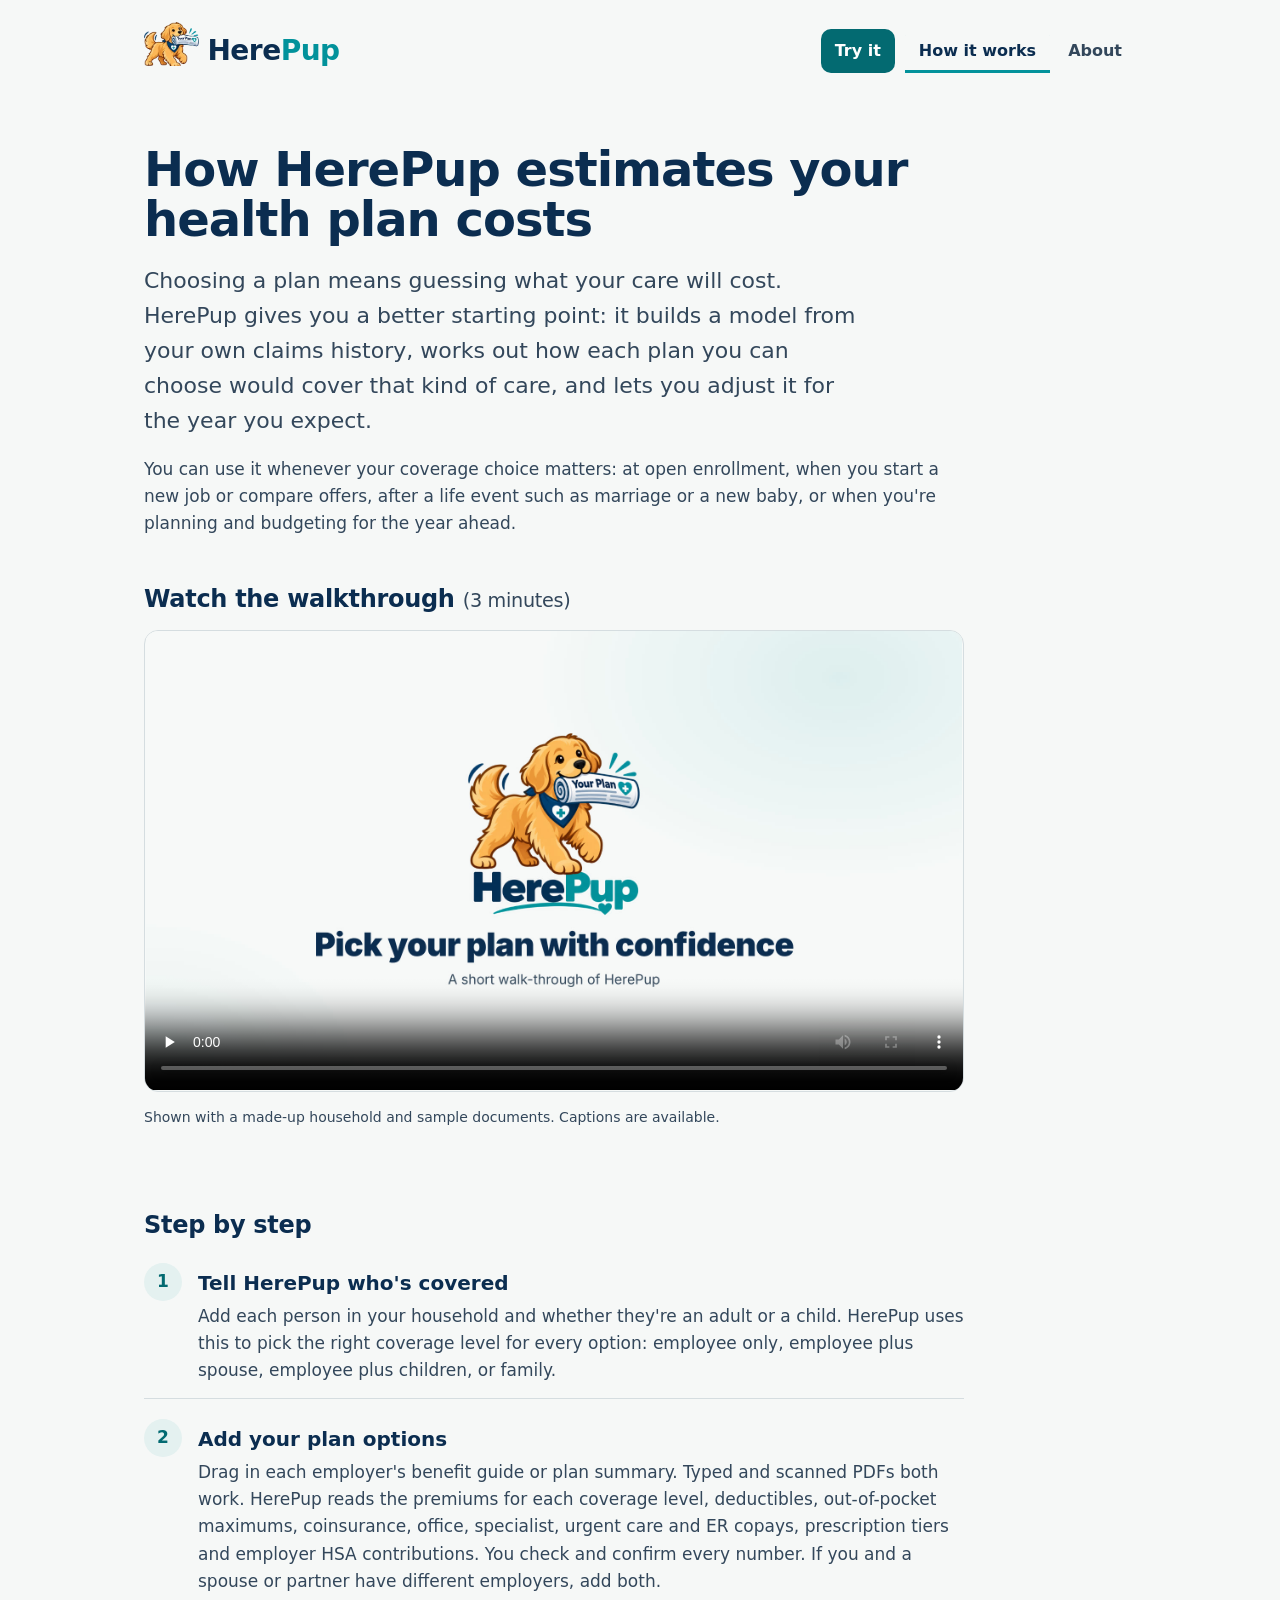
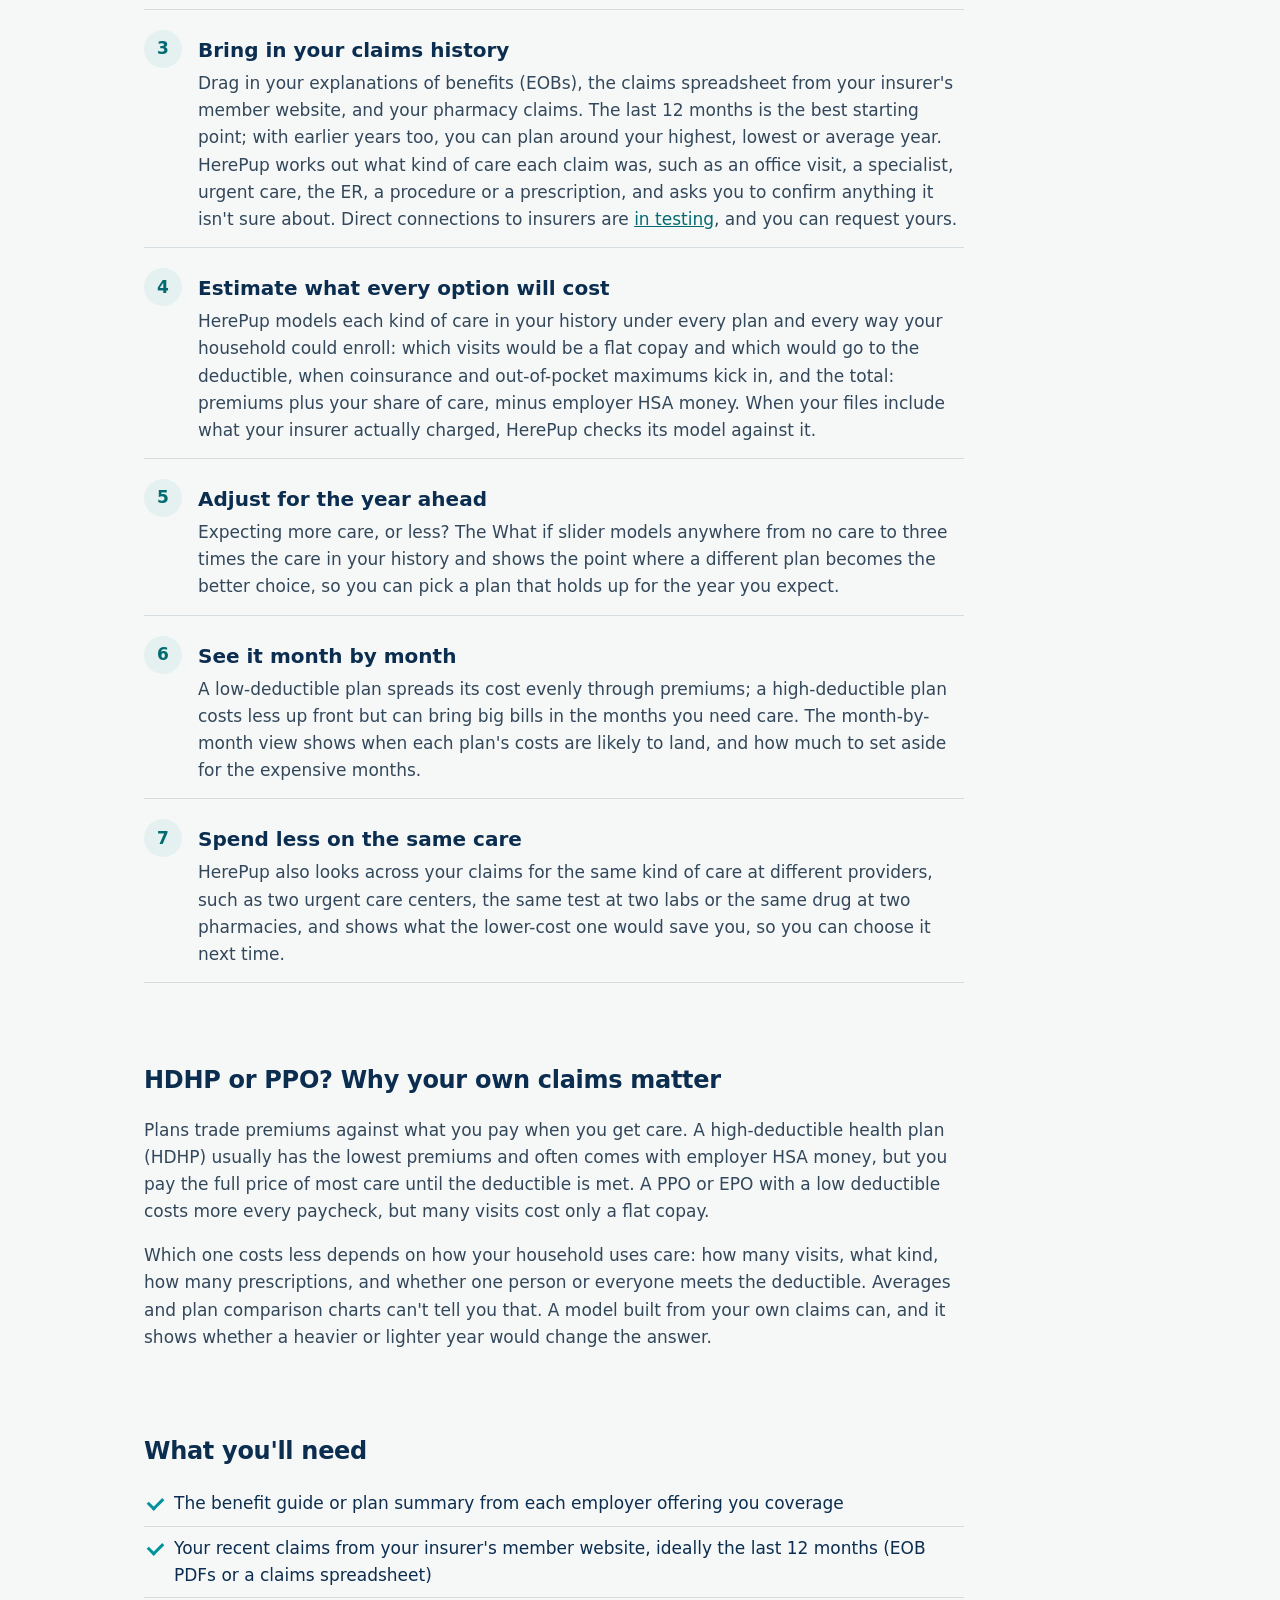
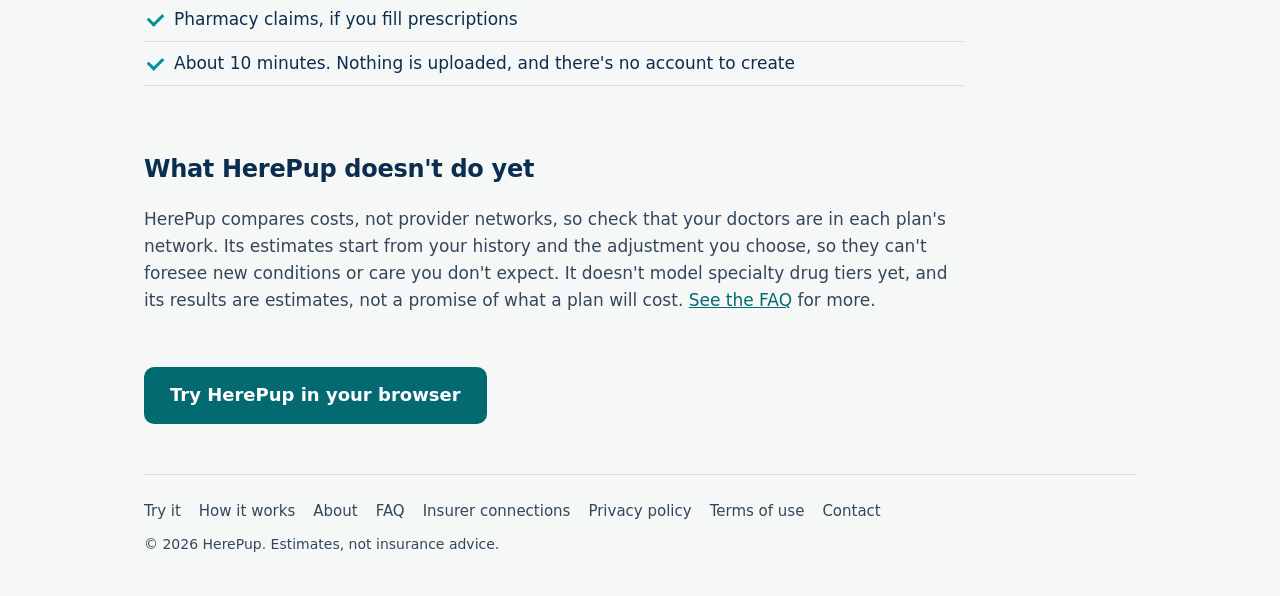
<file: how-it-works/index.html>
<!doctype html>
<html lang="en">
<head>
<meta charset="utf-8">
<meta name="viewport" content="width=device-width, initial-scale=1">
<title>How It Works: Estimate HDHP, PPO and EPO Costs | HerePup</title>
<meta name="description" content="How HerePup models your claims history under each health plan: copay vs deductible, a what-if for the year ahead, month-by-month costs and money to set aside.">
<link rel="canonical" href="https://herepup.health/how-it-works/">
<meta property="og:type" content="website">
<meta property="og:site_name" content="HerePup">
<meta property="og:title" content="How It Works: Estimate HDHP, PPO and EPO Costs | HerePup">
<meta property="og:description" content="How HerePup models your claims history under each health plan: copay vs deductible, a what-if for the year ahead, month-by-month costs and money to set aside.">
<meta property="og:url" content="https://herepup.health/how-it-works/">
<meta property="og:image" content="https://herepup.health/assets/herepup-social.png">
<meta property="og:image:width" content="1200">
<meta property="og:image:height" content="630">
<meta property="og:image:alt" content="HerePup's golden retriever mascot with the words: Pick the health plan that costs you least, using your own claims, privately, right in your browser.">
<meta name="twitter:card" content="summary_large_image">
<link rel="icon" type="image/png" sizes="32x32" href="/assets/favicon-32.png">
<link rel="apple-touch-icon" href="/assets/apple-touch-icon.png">
<meta name="theme-color" content="#F6F8F7">
<link rel="stylesheet" href="/assets/site.css">
<script type="application/ld+json">
{
 "@context": "https://schema.org",
 "@graph": [
  {
   "@type": "Organization",
   "@id": "https://herepup.health/#org",
   "name": "HerePup",
   "url": "https://herepup.health/",
   "logo": "https://herepup.health/assets/icon-512.png",
   "email": "chris@herepup.health"
  },
  {
   "@type": "VideoObject",
   "@id": "https://herepup.health/how-it-works/#video",
   "name": "How HerePup estimates your health plan costs",
   "description": "A three-minute walkthrough of HerePup with a sample household: adding benefit guides, confirming HSA money and bringing in claims history, then seeing what each plan is likely to cost, month by month, and where the same care costs less.",
   "thumbnailUrl": [
    "https://herepup.health/assets/herepup-walkthrough-poster.jpg"
   ],
   "uploadDate": "2026-10-18T17:30:00-04:00",
   "duration": "PT3M13S",
   "contentUrl": "https://herepup.health/assets/herepup-walkthrough.mp4",
   "publisher": {
    "@id": "https://herepup.health/#org"
   }
  }
 ]
}
</script>
<!-- Privacy-friendly analytics by Plausible: anonymous visit and step counts, no cookies. Details: /privacy/#usage -->
<script async src="https://plausible.io/js/pa-WZOZ27ZALJ2IHCY8AwOFf.js"></script>
<script>
  window.plausible=window.plausible||function(){(plausible.q=plausible.q||[]).push(arguments)},plausible.init=plausible.init||function(i){plausible.o=i||{}};
  plausible.init({outboundLinks:false,fileDownloads:false,formSubmissions:false})
</script>
</head>
<body>
<div class="wrap">
<header class="top">
  <a class="logo" href="/" aria-label="HerePup home"><picture><source srcset="/assets/herepup-mascot-sm.webp" type="image/webp"><img src="/assets/herepup-mascot-sm.png" alt="" width="56" height="44"></picture><b>Here<span>Pup</span></b></a>
  <nav class="tabs" aria-label="Main"><a href="/app/" class="try">Try it</a><a href="/how-it-works/" aria-current="page">How it works</a><a href="/about/">About</a></nav>
</header>

<main class="page">
<h1>How HerePup estimates your health plan costs</h1>
<p class="lead">Choosing a plan means guessing what your care will cost. HerePup gives you a better starting point: it builds a model from your own claims history, works out how each plan you can choose would cover that kind of care, and lets you adjust it for the year you expect.</p>
<p>You can use it whenever your coverage choice matters: at open enrollment, when you start a new job or compare offers, after a life event such as marriage or a new baby, or when you're planning and budgeting for the year ahead.</p>

<section id="watch" class="tight">
  <h2>Watch the walkthrough <span class="muted">(3 minutes)</span></h2>
  <video controls playsinline preload="none" poster="/assets/herepup-walkthrough-poster.jpg" width="1920" height="1080">
    <source src="/assets/herepup-walkthrough.mp4" type="video/mp4">
    <track kind="captions" src="/assets/herepup-walkthrough.en.vtt" srclang="en" label="English">
    Your browser can't play this video. <a href="/assets/herepup-walkthrough.mp4">Download it</a> instead.
  </video>
  <p class="muted small">Shown with a made-up household and sample documents. Captions are available.</p>
</section>

<section aria-labelledby="steps-h">
<h2 id="steps-h">Step by step</h2>
<ol class="steps">
  <li><h3>Tell HerePup who's covered</h3><p>Add each person in your household and whether they're an adult or a child. HerePup uses this to pick the right coverage level for every option: employee only, employee plus spouse, employee plus children, or family.</p></li>
  <li><h3>Add your plan options</h3><p>Drag in each employer's benefit guide or plan summary. Typed and scanned PDFs both work. HerePup reads the premiums for each coverage level, deductibles, out-of-pocket maximums, coinsurance, office, specialist, urgent care and ER copays, prescription tiers and employer HSA contributions. You check and confirm every number. If you and a spouse or partner have different employers, add both.</p></li>
  <li><h3>Bring in your claims history</h3><p>Drag in your explanations of benefits (EOBs), the claims spreadsheet from your insurer's member website, and your pharmacy claims. The last 12 months is the best starting point; with earlier years too, you can plan around your highest, lowest or average year. HerePup works out what kind of care each claim was, such as an office visit, a specialist, urgent care, the ER, a procedure or a prescription, and asks you to confirm anything it isn't sure about. Direct connections to insurers are <a href="/insurers/">in testing</a>, and you can request yours.</p></li>
  <li><h3>Estimate what every option will cost</h3><p>HerePup models each kind of care in your history under every plan and every way your household could enroll: which visits would be a flat copay and which would go to the deductible, when coinsurance and out-of-pocket maximums kick in, and the total: premiums plus your share of care, minus employer HSA money. When your files include what your insurer actually charged, HerePup checks its model against it.</p></li>
  <li><h3>Adjust for the year ahead</h3><p>Expecting more care, or less? The What if slider models anywhere from no care to three times the care in your history and shows the point where a different plan becomes the better choice, so you can pick a plan that holds up for the year you expect.</p></li>
  <li><h3>See it month by month</h3><p>A low-deductible plan spreads its cost evenly through premiums; a high-deductible plan costs less up front but can bring big bills in the months you need care. The month-by-month view shows when each plan's costs are likely to land, and how much to set aside for the expensive months.</p></li>
  <li><h3>Spend less on the same care</h3><p>HerePup also looks across your claims for the same kind of care at different providers, such as two urgent care centers, the same test at two labs or the same drug at two pharmacies, and shows what the lower-cost one would save you, so you can choose it next time.</p></li>
</ol>
</section>

<section aria-labelledby="hdhp-h">
<h2 id="hdhp-h">HDHP or PPO? Why your own claims matter</h2>
<p>Plans trade premiums against what you pay when you get care. A high-deductible health plan (HDHP) usually has the lowest premiums and often comes with employer HSA money, but you pay the full price of most care until the deductible is met. A PPO or EPO with a low deductible costs more every paycheck, but many visits cost only a flat copay.</p>
<p>Which one costs less depends on how your household uses care: how many visits, what kind, how many prescriptions, and whether one person or everyone meets the deductible. Averages and plan comparison charts can't tell you that. A model built from your own claims can, and it shows whether a heavier or lighter year would change the answer.</p>
</section>

<section aria-labelledby="need-h">
<h2 id="need-h">What you'll need</h2>
<ul class="checks">
  <li>The benefit guide or plan summary from each employer offering you coverage</li>
  <li>Your recent claims from your insurer's member website, ideally the last 12 months (EOB PDFs or a claims spreadsheet)</li>
  <li>Pharmacy claims, if you fill prescriptions</li>
  <li>About 10 minutes. Nothing is uploaded, and there's no account to create</li>
</ul>
</section>

<section aria-labelledby="limits-h">
<h2 id="limits-h">What HerePup doesn't do yet</h2>
<p>HerePup compares costs, not provider networks, so check that your doctors are in each plan's network. Its estimates start from your history and the adjustment you choose, so they can't foresee new conditions or care you don't expect. It doesn't model specialty drug tiers yet, and its results are estimates, not a promise of what a plan will cost. <a href="/about/#faq">See the FAQ</a> for more.</p>
</section>

<p style="margin:8px 0 0"><a class="cta" href="/app/">Try HerePup in your browser</a></p>
</main>

<footer>
  <nav aria-label="Footer"><a href="/app/">Try it</a><a href="/how-it-works/">How it works</a><a href="/about/">About</a><a href="/about/#faq">FAQ</a><a href="/insurers/">Insurer connections</a><a href="/privacy/">Privacy policy</a><a href="/terms/">Terms of use</a><a href="/contact/">Contact</a></nav>
  <div class="fine">&copy; 2026 HerePup. Estimates, not insurance advice.</div>
</footer>
</div>
</body>
</html>
</file>
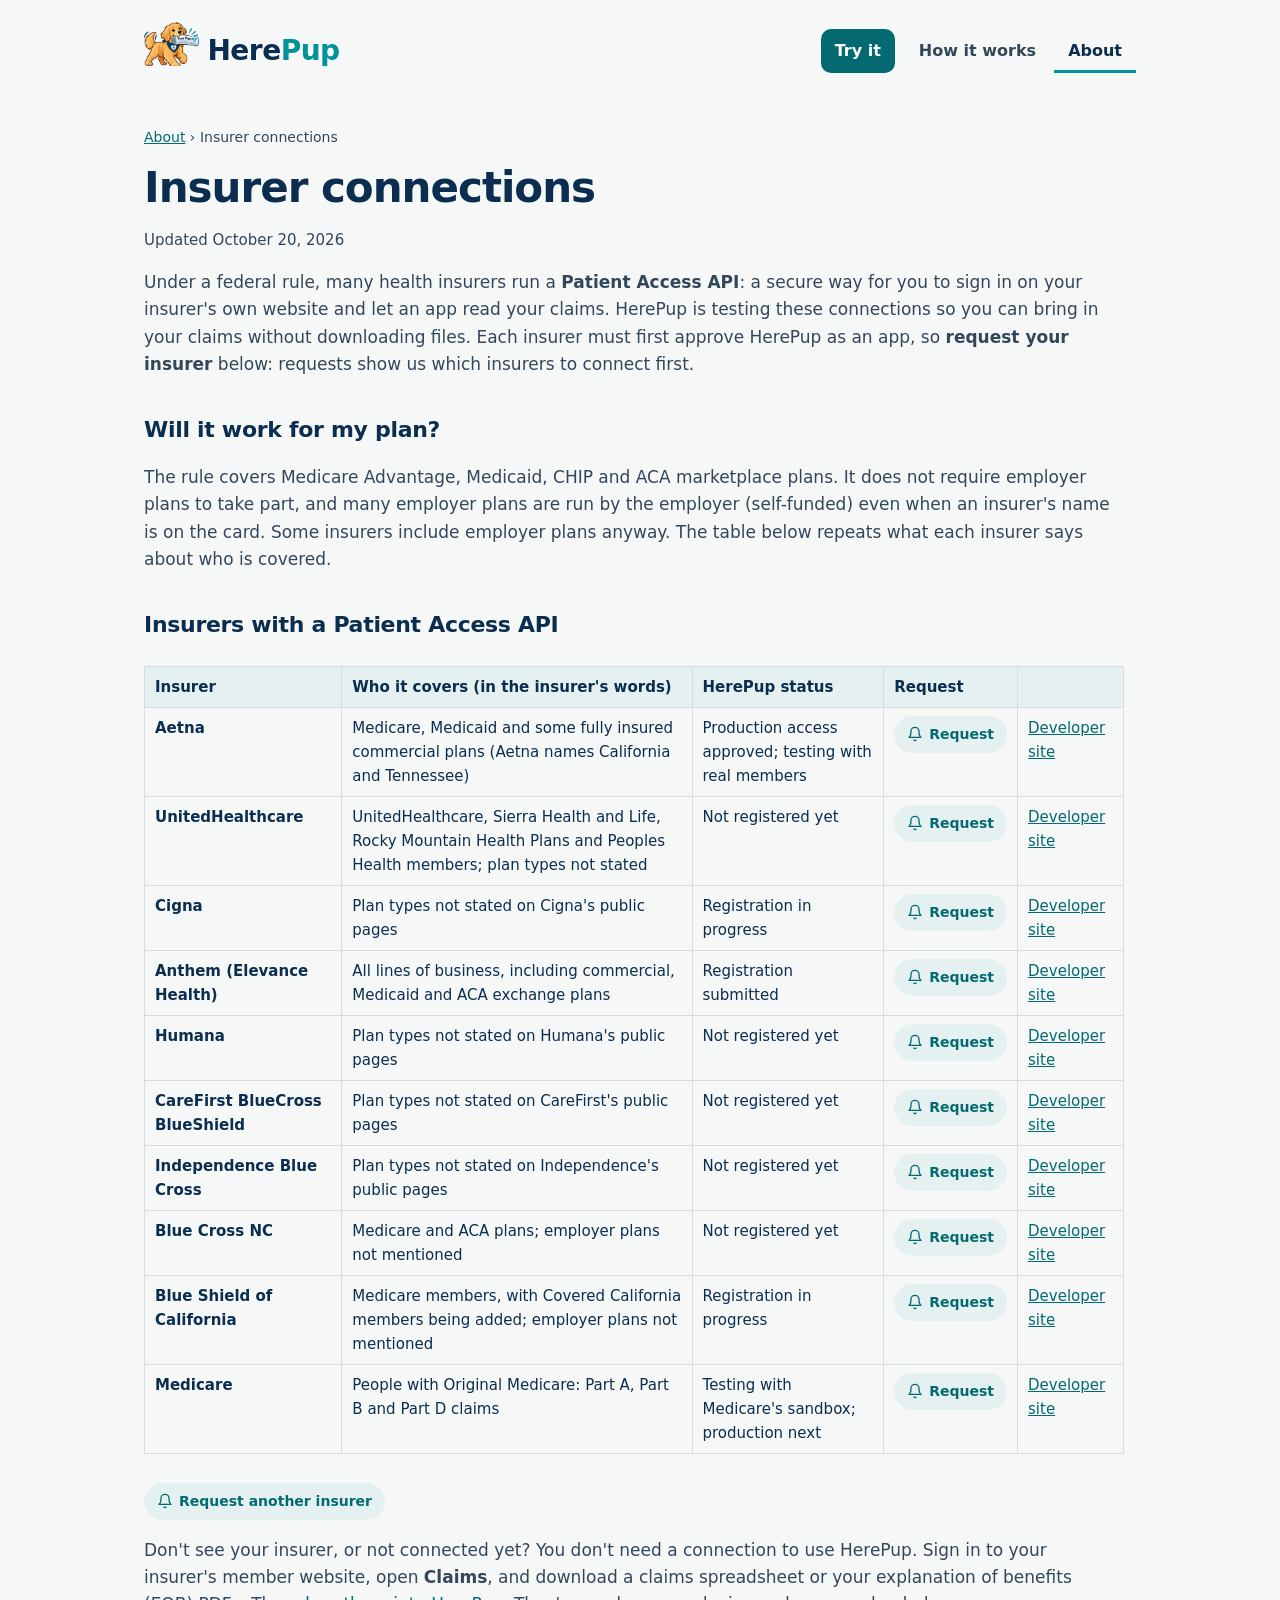
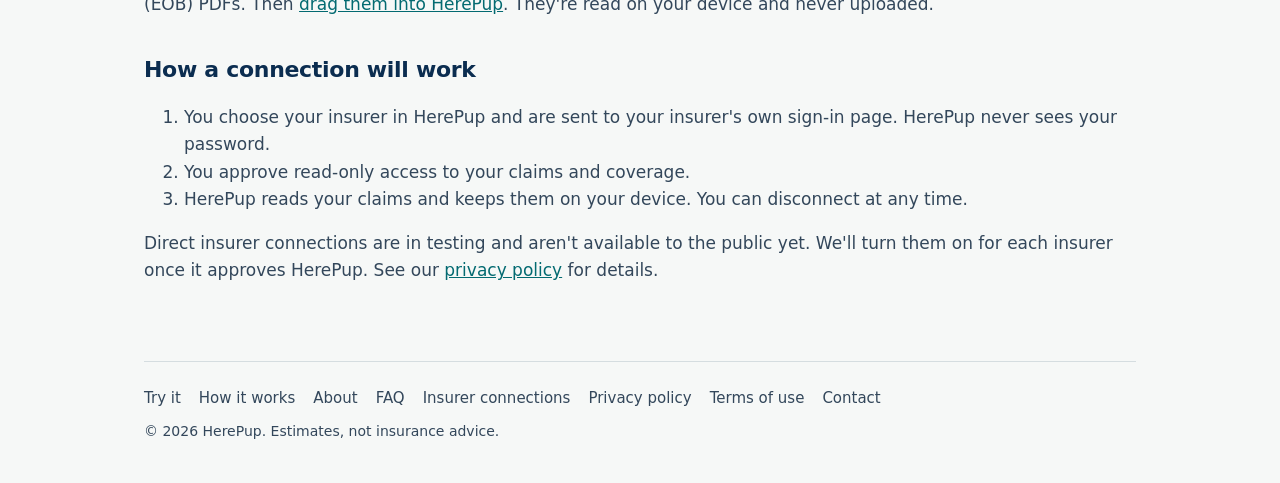
<file: insurers/index.html>
<!doctype html>
<html lang="en">
<head>
<meta charset="utf-8">
<meta name="viewport" content="width=device-width, initial-scale=1">
<title>Insurer Claims Connections (Patient Access APIs) | HerePup</title>
<meta name="description" content="Which health insurers can share claims with apps like HerePup through a Patient Access API, who each covers, and how to request yours.">
<link rel="canonical" href="https://herepup.health/insurers/">
<meta property="og:type" content="website">
<meta property="og:site_name" content="HerePup">
<meta property="og:title" content="Insurer Claims Connections (Patient Access APIs) | HerePup">
<meta property="og:description" content="Which health insurers can share claims with apps like HerePup through a Patient Access API, who each covers, and how to request yours.">
<meta property="og:url" content="https://herepup.health/insurers/">
<meta property="og:image" content="https://herepup.health/assets/herepup-social.png">
<meta property="og:image:width" content="1200">
<meta property="og:image:height" content="630">
<meta property="og:image:alt" content="HerePup's golden retriever mascot with the words: Pick the health plan that costs you least, using your own claims, privately, right in your browser.">
<meta name="twitter:card" content="summary_large_image">
<link rel="icon" type="image/png" sizes="32x32" href="/assets/favicon-32.png">
<link rel="apple-touch-icon" href="/assets/apple-touch-icon.png">
<meta name="theme-color" content="#F6F8F7">
<link rel="stylesheet" href="/assets/site.css">
<script type="application/ld+json">
{
 "@context": "https://schema.org",
 "@graph": [
  {
   "@type": "Organization",
   "@id": "https://herepup.health/#org",
   "name": "HerePup",
   "url": "https://herepup.health/",
   "logo": "https://herepup.health/assets/icon-512.png",
   "email": "chris@herepup.health"
  },
  {
   "@type": "BreadcrumbList",
   "itemListElement": [
    {
     "@type": "ListItem",
     "position": 1,
     "name": "Home",
     "item": "https://herepup.health/"
    },
    {
     "@type": "ListItem",
     "position": 2,
     "name": "About",
     "item": "https://herepup.health/about/"
    },
    {
     "@type": "ListItem",
     "position": 3,
     "name": "Insurer connections",
     "item": "https://herepup.health/insurers/"
    }
   ]
  }
 ]
}
</script>
<!-- Privacy-friendly analytics by Plausible: anonymous visit and step counts, no cookies. Details: /privacy/#usage -->
<script async src="https://plausible.io/js/pa-WZOZ27ZALJ2IHCY8AwOFf.js"></script>
<script>
  window.plausible=window.plausible||function(){(plausible.q=plausible.q||[]).push(arguments)},plausible.init=plausible.init||function(i){plausible.o=i||{}};
  plausible.init({outboundLinks:false,fileDownloads:false,formSubmissions:false})
</script>
</head>
<body>
<div class="wrap">
<header class="top">
  <a class="logo" href="/" aria-label="HerePup home"><picture><source srcset="/assets/herepup-mascot-sm.webp" type="image/webp"><img src="/assets/herepup-mascot-sm.png" alt="" width="56" height="44"></picture><b>Here<span>Pup</span></b></a>
  <nav class="tabs" aria-label="Main"><a href="/app/" class="try">Try it</a><a href="/how-it-works/">How it works</a><a href="/about/" aria-current="page">About</a></nav>
</header>

<main class="doc" style="max-width:980px">
<p class="crumbs"><a href="/about/">About</a> <span aria-hidden="true">›</span> Insurer connections</p>
<h1>Insurer connections</h1>
<p class="meta">Updated October 20, 2026</p>
<p>Under a federal rule, many health insurers run a <b>Patient Access API</b>: a secure way for you to sign in on your insurer's own website and let an app read your claims. HerePup is testing these connections so you can bring in your claims without downloading files. Each insurer must first approve HerePup as an app, so <b>request your insurer</b> below: requests show us which insurers to connect first.</p>
<h2>Will it work for my plan?</h2>
<p>The rule covers Medicare Advantage, Medicaid, CHIP and ACA marketplace plans. It does not require employer plans to take part, and many employer plans are run by the employer (self-funded) even when an insurer's name is on the card. Some insurers include employer plans anyway. The table below repeats what each insurer says about who is covered.</p>
<h2>Insurers with a Patient Access API</h2>
<div class="scroll"><table>
<tr><th>Insurer</th><th>Who it covers (in the insurer's words)</th><th>HerePup status</th><th>Request</th><th></th></tr>
<tr><td><b>Aetna</b></td><td>Medicare, Medicaid and some fully insured commercial plans (Aetna names California and Tennessee)</td><td>Production access approved; testing with real members</td><td><button type="button" class="req-btn" data-request-insurer="Aetna" aria-label="Request a connection to Aetna"><svg viewBox="0 0 24 24" aria-hidden="true" fill="none" stroke="currentColor" stroke-width="2" stroke-linecap="round" stroke-linejoin="round"><path d="M6 8a6 6 0 0 1 12 0c0 7 3 9 3 9H3s3-2 3-9"/><path d="M10.3 21a1.94 1.94 0 0 0 3.4 0"/></svg>Request</button></td><td><a href="https://developerportal.aetna.com/" rel="noopener">Developer site</a></td></tr>
<tr><td><b>UnitedHealthcare</b></td><td>UnitedHealthcare, Sierra Health and Life, Rocky Mountain Health Plans and Peoples Health members; plan types not stated</td><td>Not registered yet</td><td><button type="button" class="req-btn" data-request-insurer="UnitedHealthcare" aria-label="Request a connection to UnitedHealthcare"><svg viewBox="0 0 24 24" aria-hidden="true" fill="none" stroke="currentColor" stroke-width="2" stroke-linecap="round" stroke-linejoin="round"><path d="M6 8a6 6 0 0 1 12 0c0 7 3 9 3 9H3s3-2 3-9"/><path d="M10.3 21a1.94 1.94 0 0 0 3.4 0"/></svg>Request</button></td><td><a href="https://flex.optum.com/portal/homepage" rel="noopener">Developer site</a></td></tr>
<tr><td><b>Cigna</b></td><td>Plan types not stated on Cigna&#x27;s public pages</td><td>Registration in progress</td><td><button type="button" class="req-btn" data-request-insurer="Cigna" aria-label="Request a connection to Cigna"><svg viewBox="0 0 24 24" aria-hidden="true" fill="none" stroke="currentColor" stroke-width="2" stroke-linecap="round" stroke-linejoin="round"><path d="M6 8a6 6 0 0 1 12 0c0 7 3 9 3 9H3s3-2 3-9"/><path d="M10.3 21a1.94 1.94 0 0 0 3.4 0"/></svg>Request</button></td><td><a href="https://developer.cigna.com/" rel="noopener">Developer site</a></td></tr>
<tr><td><b>Anthem (Elevance Health)</b></td><td>All lines of business, including commercial, Medicaid and ACA exchange plans</td><td>Registration submitted</td><td><button type="button" class="req-btn" data-request-insurer="Anthem" aria-label="Request a connection to Anthem"><svg viewBox="0 0 24 24" aria-hidden="true" fill="none" stroke="currentColor" stroke-width="2" stroke-linecap="round" stroke-linejoin="round"><path d="M6 8a6 6 0 0 1 12 0c0 7 3 9 3 9H3s3-2 3-9"/><path d="M10.3 21a1.94 1.94 0 0 0 3.4 0"/></svg>Request</button></td><td><a href="https://www.anthem.com/developers" rel="noopener">Developer site</a></td></tr>
<tr><td><b>Humana</b></td><td>Plan types not stated on Humana&#x27;s public pages</td><td>Not registered yet</td><td><button type="button" class="req-btn" data-request-insurer="Humana" aria-label="Request a connection to Humana"><svg viewBox="0 0 24 24" aria-hidden="true" fill="none" stroke="currentColor" stroke-width="2" stroke-linecap="round" stroke-linejoin="round"><path d="M6 8a6 6 0 0 1 12 0c0 7 3 9 3 9H3s3-2 3-9"/><path d="M10.3 21a1.94 1.94 0 0 0 3.4 0"/></svg>Request</button></td><td><a href="https://developers.humana.com/" rel="noopener">Developer site</a></td></tr>
<tr><td><b>CareFirst BlueCross BlueShield</b></td><td>Plan types not stated on CareFirst&#x27;s public pages</td><td>Not registered yet</td><td><button type="button" class="req-btn" data-request-insurer="CareFirst BlueCross BlueShield" aria-label="Request a connection to CareFirst BlueCross BlueShield"><svg viewBox="0 0 24 24" aria-hidden="true" fill="none" stroke="currentColor" stroke-width="2" stroke-linecap="round" stroke-linejoin="round"><path d="M6 8a6 6 0 0 1 12 0c0 7 3 9 3 9H3s3-2 3-9"/><path d="M10.3 21a1.94 1.94 0 0 0 3.4 0"/></svg>Request</button></td><td><a href="https://developer.carefirst.com/" rel="noopener">Developer site</a></td></tr>
<tr><td><b>Independence Blue Cross</b></td><td>Plan types not stated on Independence&#x27;s public pages</td><td>Not registered yet</td><td><button type="button" class="req-btn" data-request-insurer="Independence Blue Cross" aria-label="Request a connection to Independence Blue Cross"><svg viewBox="0 0 24 24" aria-hidden="true" fill="none" stroke="currentColor" stroke-width="2" stroke-linecap="round" stroke-linejoin="round"><path d="M6 8a6 6 0 0 1 12 0c0 7 3 9 3 9H3s3-2 3-9"/><path d="M10.3 21a1.94 1.94 0 0 0 3.4 0"/></svg>Request</button></td><td><a href="https://devportal.ibx.com/" rel="noopener">Developer site</a></td></tr>
<tr><td><b>Blue Cross NC</b></td><td>Medicare and ACA plans; employer plans not mentioned</td><td>Not registered yet</td><td><button type="button" class="req-btn" data-request-insurer="Blue Cross NC" aria-label="Request a connection to Blue Cross NC"><svg viewBox="0 0 24 24" aria-hidden="true" fill="none" stroke="currentColor" stroke-width="2" stroke-linecap="round" stroke-linejoin="round"><path d="M6 8a6 6 0 0 1 12 0c0 7 3 9 3 9H3s3-2 3-9"/><path d="M10.3 21a1.94 1.94 0 0 0 3.4 0"/></svg>Request</button></td><td><a href="https://appregister.bluecrossnc.com/s/login/" rel="noopener">Developer site</a></td></tr>
<tr><td><b>Blue Shield of California</b></td><td>Medicare members, with Covered California members being added; employer plans not mentioned</td><td>Registration in progress</td><td><button type="button" class="req-btn" data-request-insurer="Blue Shield of California" aria-label="Request a connection to Blue Shield of California"><svg viewBox="0 0 24 24" aria-hidden="true" fill="none" stroke="currentColor" stroke-width="2" stroke-linecap="round" stroke-linejoin="round"><path d="M6 8a6 6 0 0 1 12 0c0 7 3 9 3 9H3s3-2 3-9"/><path d="M10.3 21a1.94 1.94 0 0 0 3.4 0"/></svg>Request</button></td><td><a href="https://devportal-dev.blueshieldca.com/bsc/fhir-sandbox/" rel="noopener">Developer site</a></td></tr>
<tr><td><b>Medicare</b></td><td>People with Original Medicare: Part A, Part B and Part D claims</td><td>Testing with Medicare&#x27;s sandbox; production next</td><td><button type="button" class="req-btn" data-request-insurer="Medicare" aria-label="Request a connection to Medicare"><svg viewBox="0 0 24 24" aria-hidden="true" fill="none" stroke="currentColor" stroke-width="2" stroke-linecap="round" stroke-linejoin="round"><path d="M6 8a6 6 0 0 1 12 0c0 7 3 9 3 9H3s3-2 3-9"/><path d="M10.3 21a1.94 1.94 0 0 0 3.4 0"/></svg>Request</button></td><td><a href="https://bluebutton.cms.gov/" rel="noopener">Developer site</a></td></tr>
</table></div>
<p><button type="button" class="req-btn" data-request-insurer=""><svg viewBox="0 0 24 24" aria-hidden="true" fill="none" stroke="currentColor" stroke-width="2" stroke-linecap="round" stroke-linejoin="round"><path d="M6 8a6 6 0 0 1 12 0c0 7 3 9 3 9H3s3-2 3-9"/><path d="M10.3 21a1.94 1.94 0 0 0 3.4 0"/></svg>Request another insurer</button></p>
<p>Don't see your insurer, or not connected yet? You don't need a connection to use HerePup. Sign in to your insurer's member website, open <b>Claims</b>, and download a claims spreadsheet or your explanation of benefits (EOB) PDFs. Then <a href="/app/">drag them into HerePup</a>. They're read on your device and never uploaded.</p>
<h2>How a connection will work</h2>
<ol>
<li>You choose your insurer in HerePup and are sent to your insurer's own sign-in page. HerePup never sees your password.</li>
<li>You approve read-only access to your claims and coverage.</li>
<li>HerePup reads your claims and keeps them on your device. You can disconnect at any time.</li>
</ol>
<p>Direct insurer connections are in testing and aren't available to the public yet. We'll turn them on for each insurer once it approves HerePup. See our <a href="/privacy/">privacy policy</a> for details.</p>
</main>

<footer>
  <nav aria-label="Footer"><a href="/app/">Try it</a><a href="/how-it-works/">How it works</a><a href="/about/">About</a><a href="/about/#faq">FAQ</a><a href="/insurers/">Insurer connections</a><a href="/privacy/">Privacy policy</a><a href="/terms/">Terms of use</a><a href="/contact/">Contact</a></nav>
  <div class="fine">&copy; 2026 HerePup. Estimates, not insurance advice.</div>
</footer>
</div>
<script src="/assets/contact.js" defer></script>
</body>
</html>
</file>
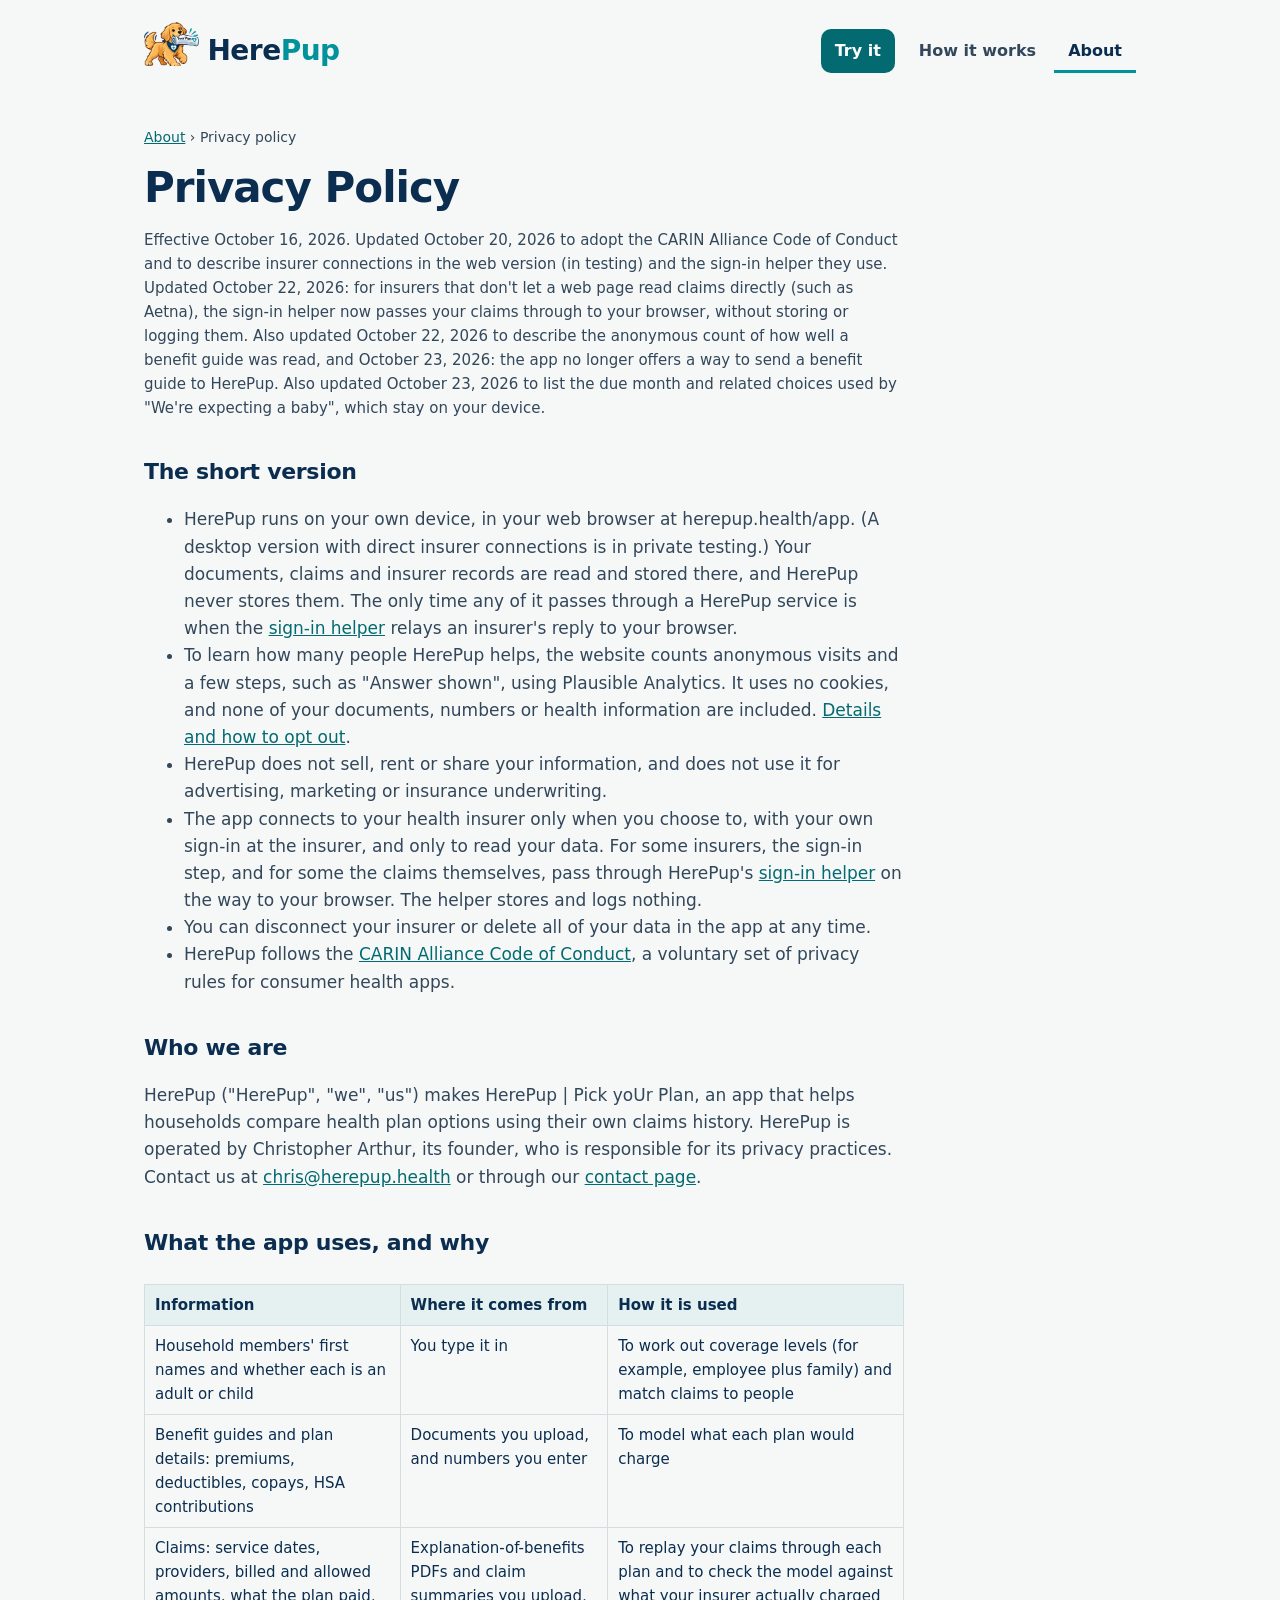
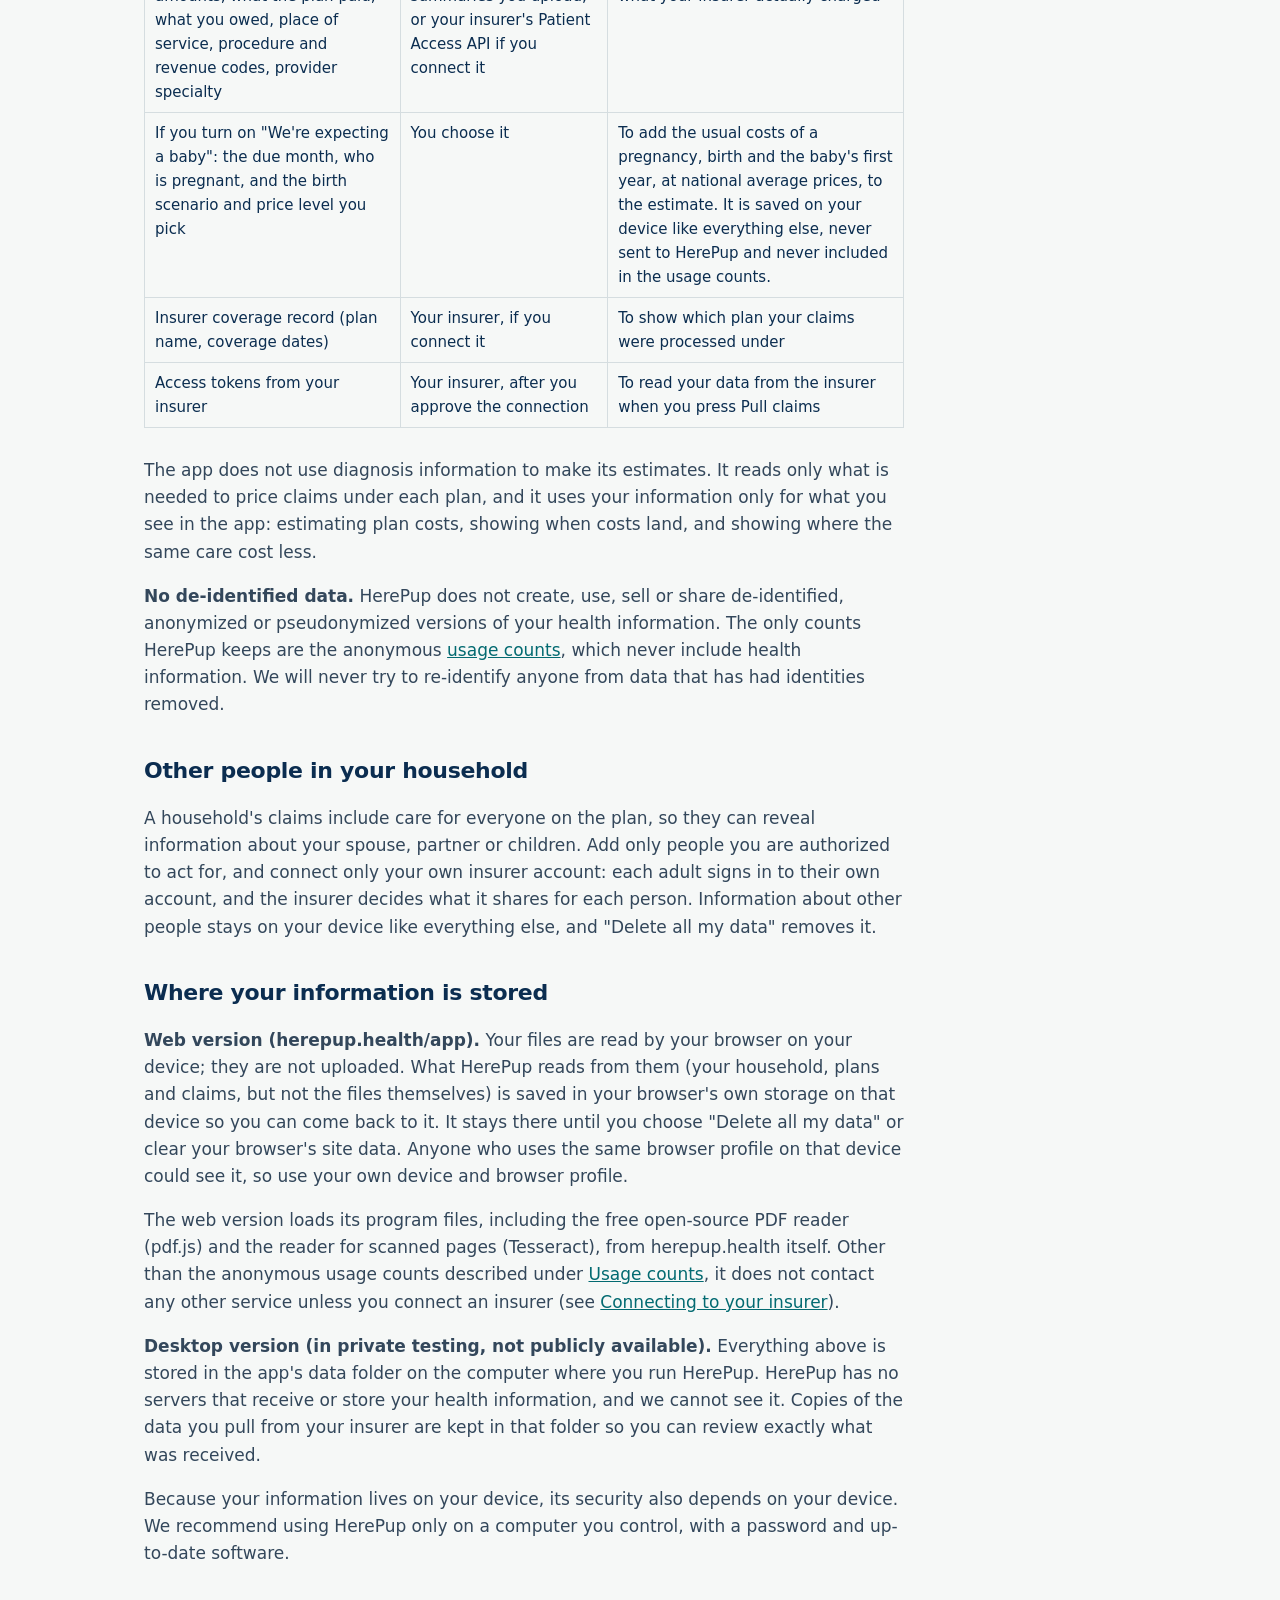
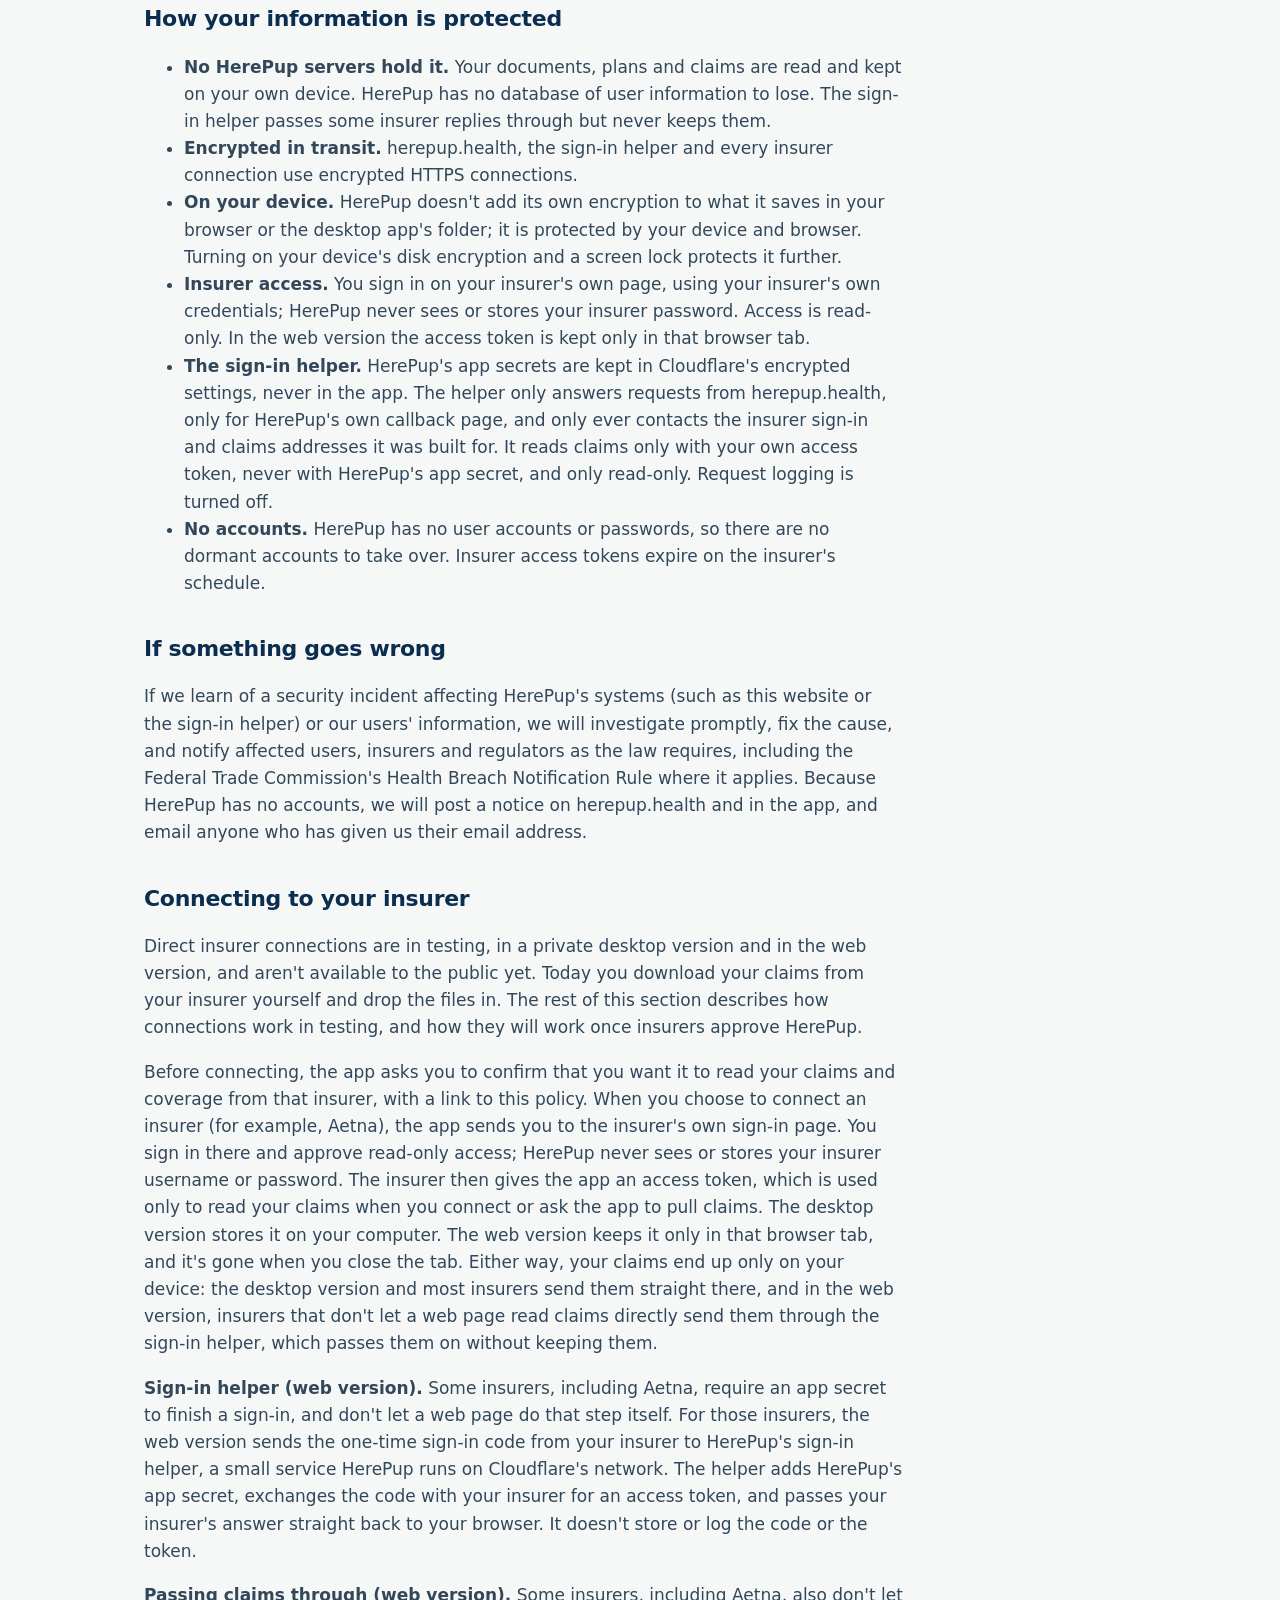
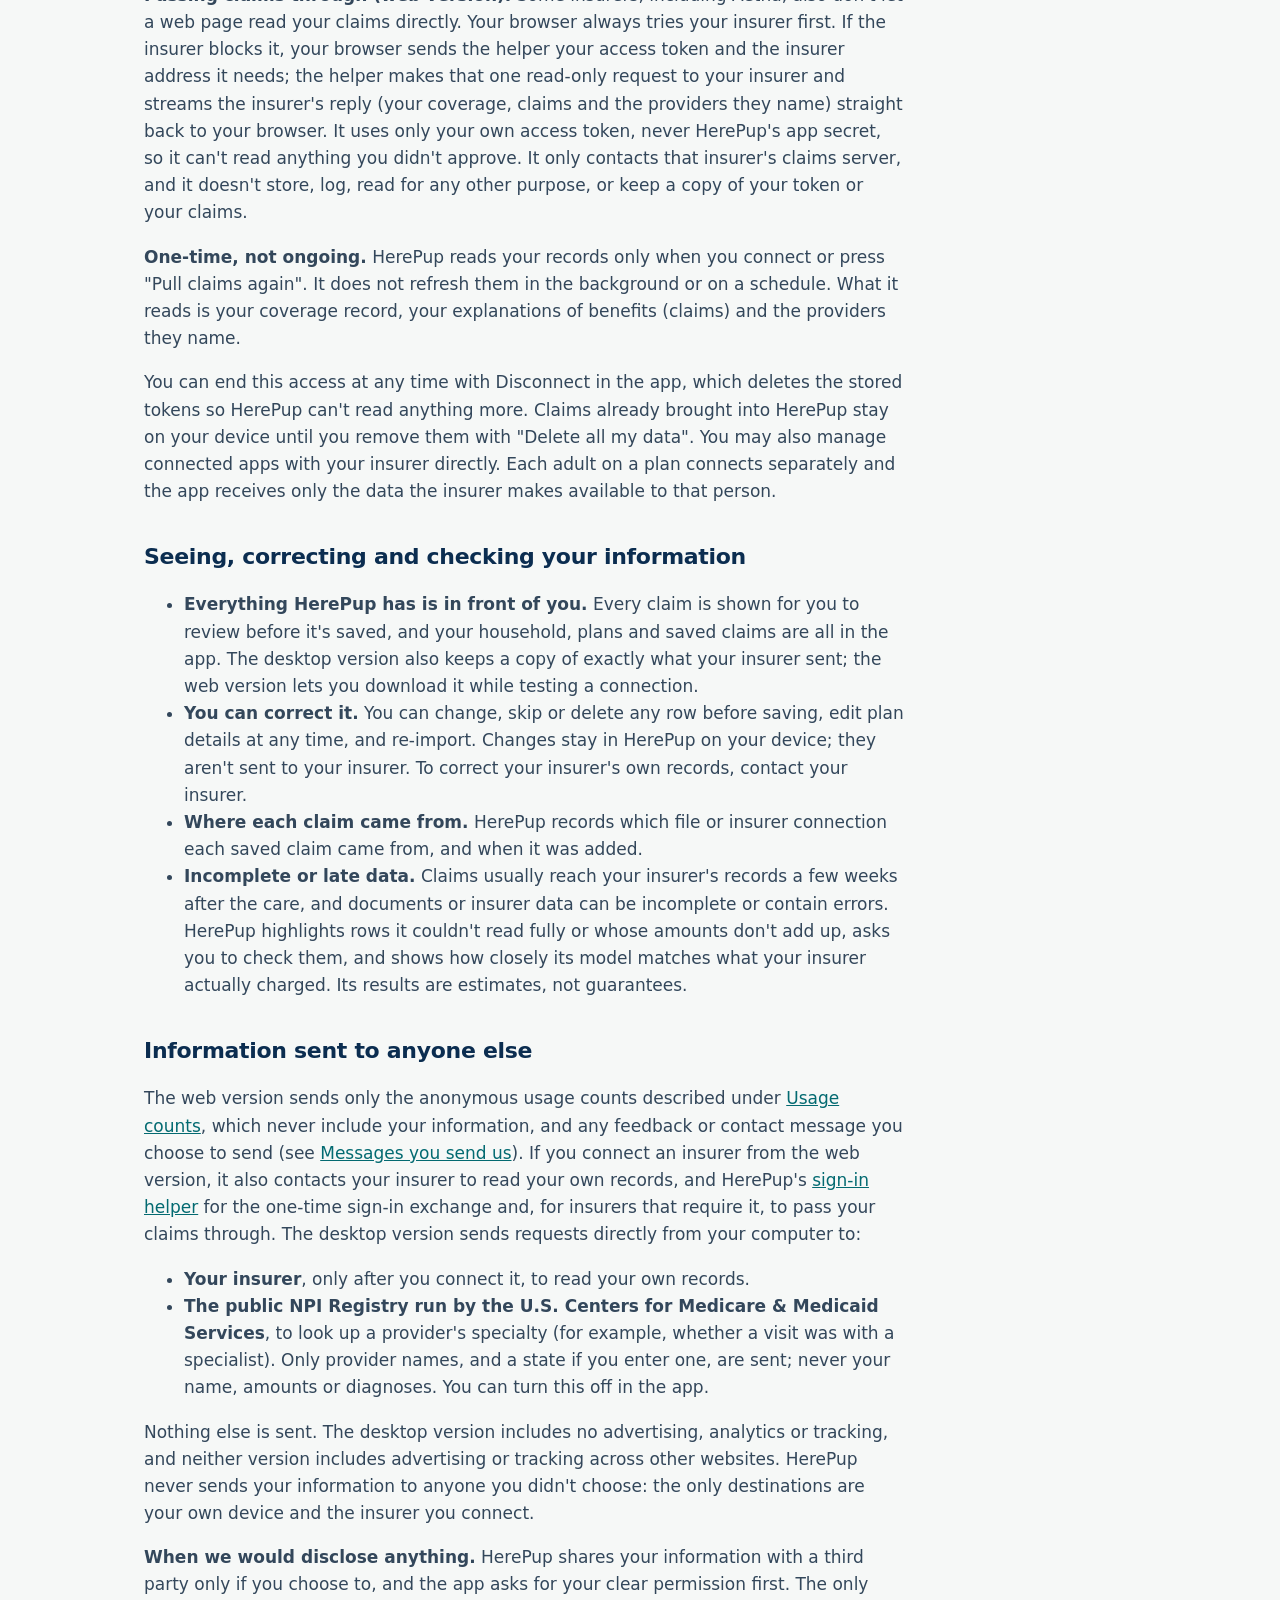
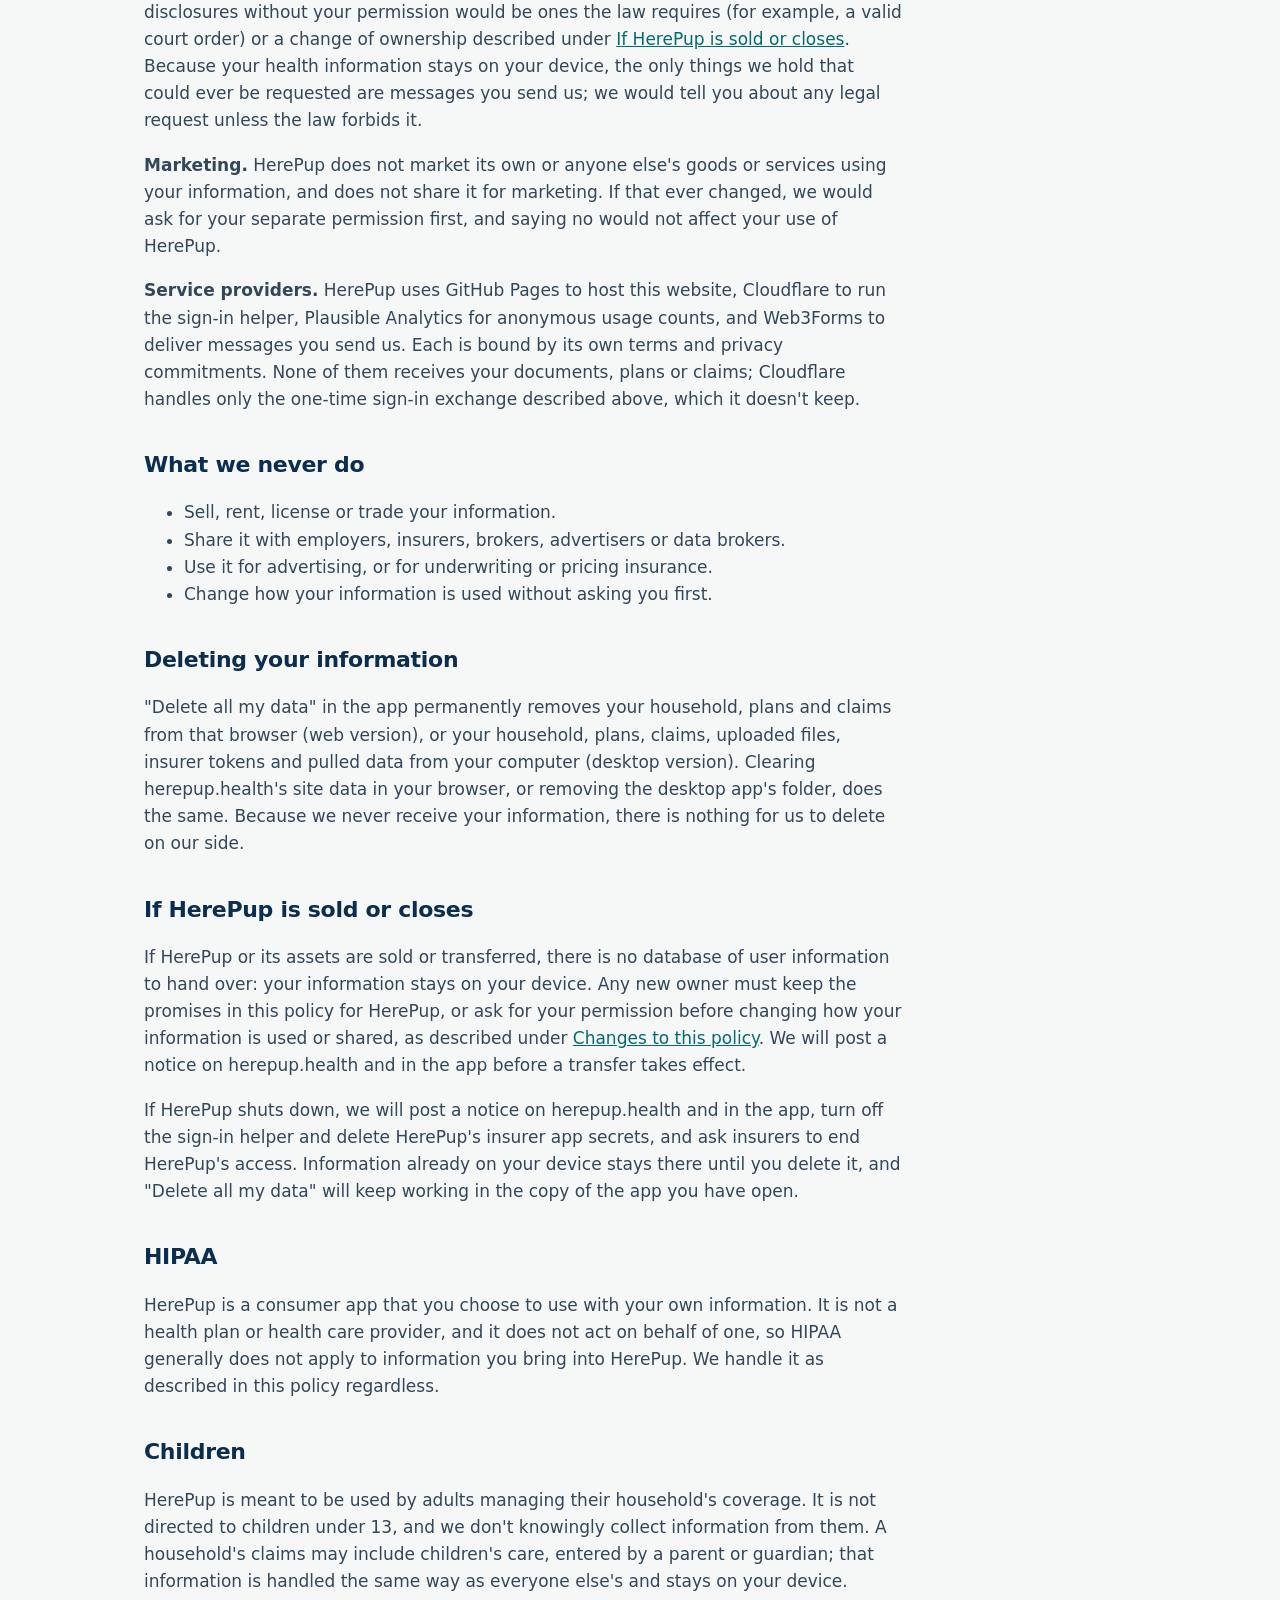
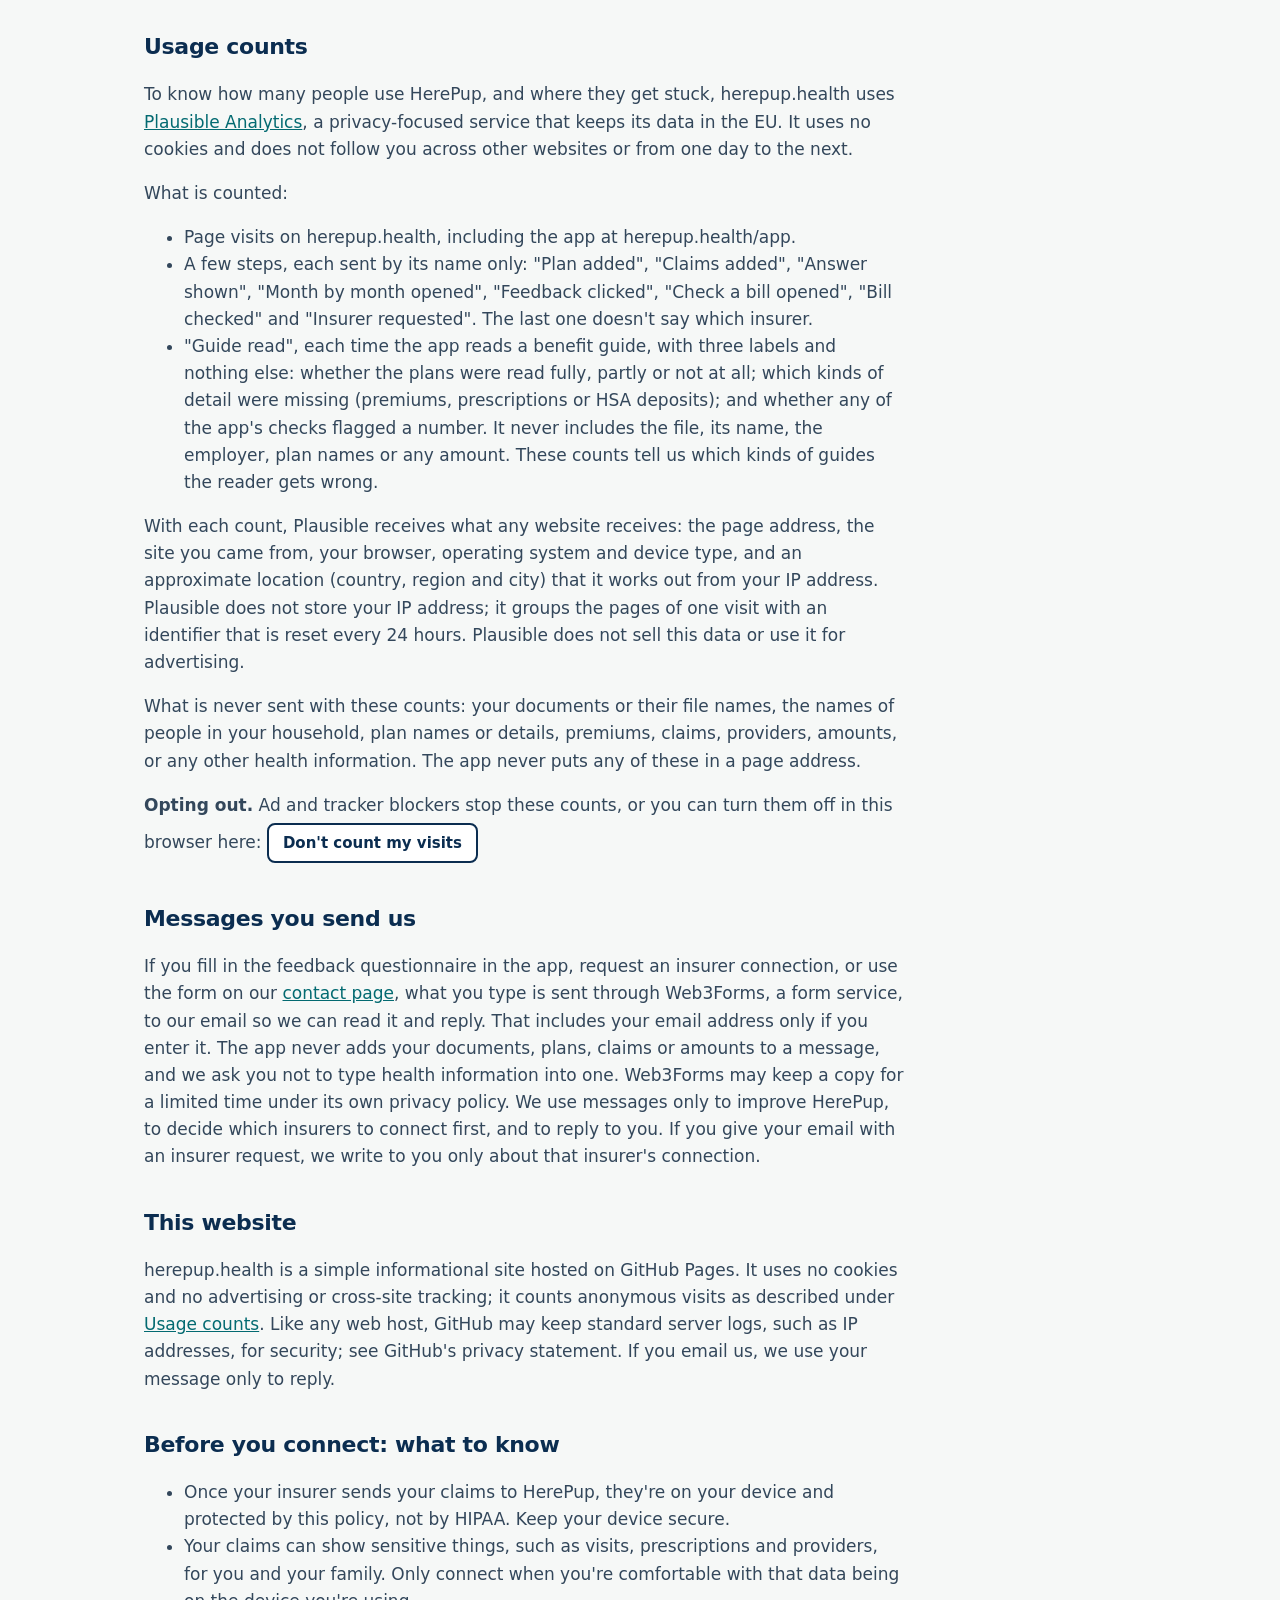
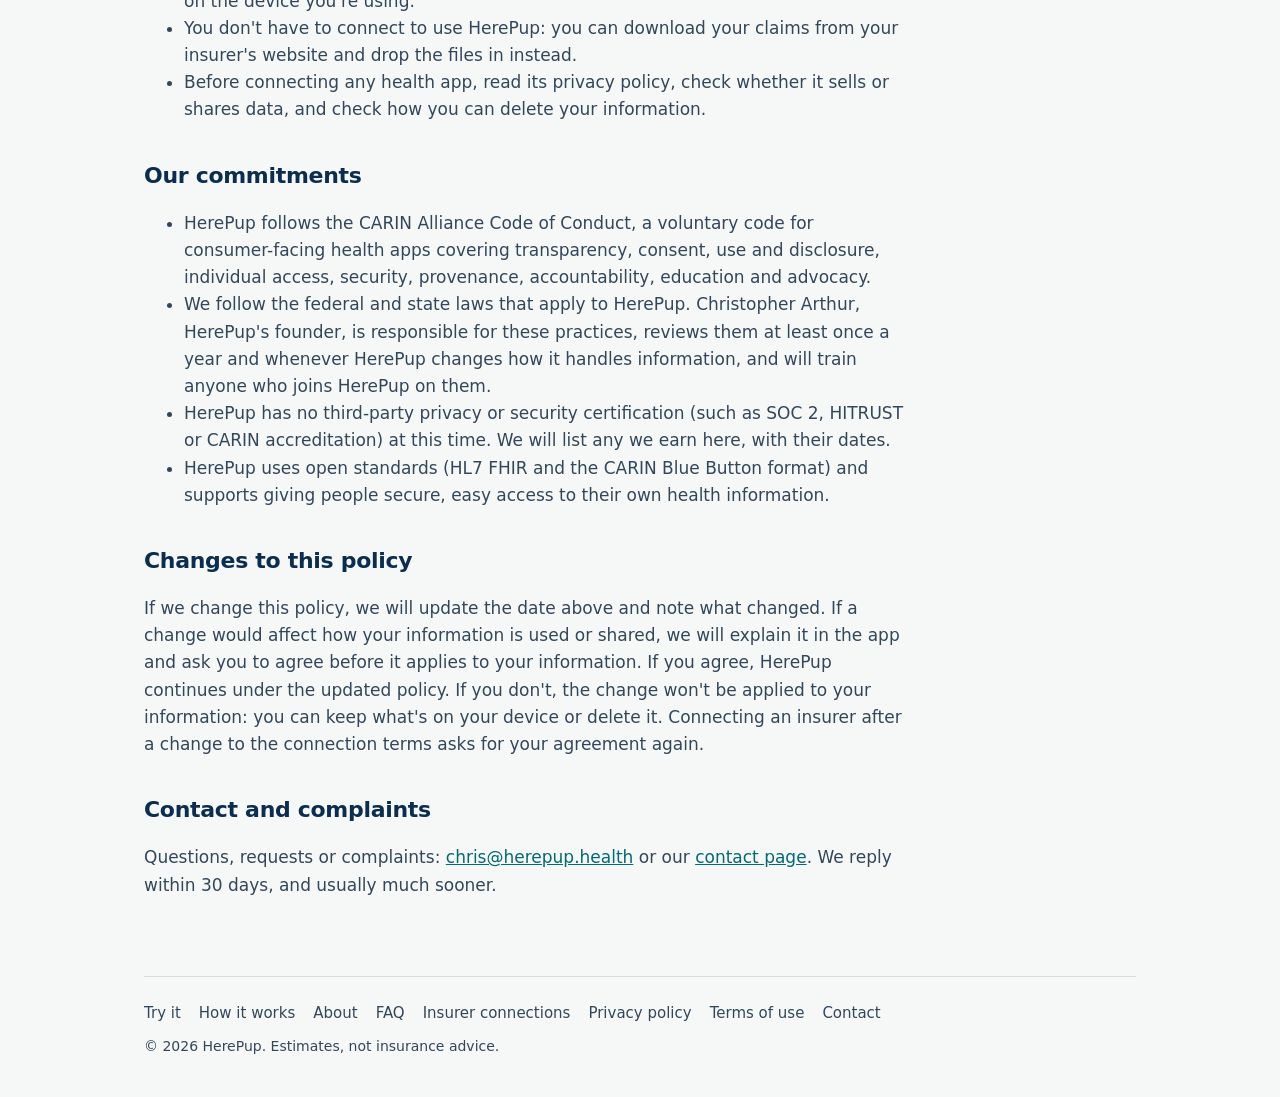
<file: privacy/index.html>
<!doctype html>
<html lang="en">
<head>
<meta charset="utf-8">
<meta name="viewport" content="width=device-width, initial-scale=1">
<title>Privacy Policy | HerePup</title>
<meta name="description" content="How HerePup handles your information: documents and claims stay on your device, nothing is sold, anonymous usage counts only, and how to delete your data.">
<link rel="canonical" href="https://herepup.health/privacy/">
<meta property="og:type" content="website">
<meta property="og:site_name" content="HerePup">
<meta property="og:title" content="Privacy Policy | HerePup">
<meta property="og:description" content="How HerePup handles your information: documents and claims stay on your device, nothing is sold, anonymous usage counts only, and how to delete your data.">
<meta property="og:url" content="https://herepup.health/privacy/">
<meta property="og:image" content="https://herepup.health/assets/herepup-social.png">
<meta property="og:image:width" content="1200">
<meta property="og:image:height" content="630">
<meta property="og:image:alt" content="HerePup's golden retriever mascot with the words: Pick the health plan that costs you least, using your own claims, privately, right in your browser.">
<meta name="twitter:card" content="summary_large_image">
<link rel="icon" type="image/png" sizes="32x32" href="/assets/favicon-32.png">
<link rel="apple-touch-icon" href="/assets/apple-touch-icon.png">
<meta name="theme-color" content="#F6F8F7">
<link rel="stylesheet" href="/assets/site.css">
<script type="application/ld+json">
{
 "@context": "https://schema.org",
 "@graph": [
  {
   "@type": "Organization",
   "@id": "https://herepup.health/#org",
   "name": "HerePup",
   "url": "https://herepup.health/",
   "logo": "https://herepup.health/assets/icon-512.png",
   "email": "chris@herepup.health"
  },
  {
   "@type": "BreadcrumbList",
   "itemListElement": [
    {
     "@type": "ListItem",
     "position": 1,
     "name": "Home",
     "item": "https://herepup.health/"
    },
    {
     "@type": "ListItem",
     "position": 2,
     "name": "About",
     "item": "https://herepup.health/about/"
    },
    {
     "@type": "ListItem",
     "position": 3,
     "name": "Privacy policy",
     "item": "https://herepup.health/privacy/"
    }
   ]
  }
 ]
}
</script>
<!-- Privacy-friendly analytics by Plausible: anonymous visit and step counts, no cookies. Details: /privacy/#usage -->
<script async src="https://plausible.io/js/pa-WZOZ27ZALJ2IHCY8AwOFf.js"></script>
<script>
  window.plausible=window.plausible||function(){(plausible.q=plausible.q||[]).push(arguments)},plausible.init=plausible.init||function(i){plausible.o=i||{}};
  plausible.init({outboundLinks:false,fileDownloads:false,formSubmissions:false})
</script>
</head>
<body>
<div class="wrap">
<header class="top">
  <a class="logo" href="/" aria-label="HerePup home"><picture><source srcset="/assets/herepup-mascot-sm.webp" type="image/webp"><img src="/assets/herepup-mascot-sm.png" alt="" width="56" height="44"></picture><b>Here<span>Pup</span></b></a>
  <nav class="tabs" aria-label="Main"><a href="/app/" class="try">Try it</a><a href="/how-it-works/">How it works</a><a href="/about/" aria-current="page">About</a></nav>
</header>

<main class="doc">
<p class="crumbs"><a href="/about/">About</a> <span aria-hidden="true">›</span> Privacy policy</p>
<h1>Privacy Policy</h1>
<p class="meta">Effective October 16, 2026. Updated October 20, 2026 to adopt the CARIN Alliance Code of Conduct and to describe insurer connections in the web version (in testing) and the sign-in helper they use. Updated October 22, 2026: for insurers that don't let a web page read claims directly (such as Aetna), the sign-in helper now passes your claims through to your browser, without storing or logging them. Also updated October 22, 2026 to describe the anonymous count of how well a benefit guide was read, and October 23, 2026: the app no longer offers a way to send a benefit guide to HerePup. Also updated October 23, 2026 to list the due month and related choices used by "We're expecting a baby", which stay on your device.</p>

<h2>The short version</h2>
<ul>
  <li>HerePup runs on your own device, in your web browser at herepup.health/app. (A desktop version with direct insurer connections is in private testing.) Your documents, claims and insurer records are read and stored there, and HerePup never stores them. The only time any of it passes through a HerePup service is when the <a href="#signin-helper">sign-in helper</a> relays an insurer's reply to your browser.</li>
  <li>To learn how many people HerePup helps, the website counts anonymous visits and a few steps, such as "Answer shown", using Plausible Analytics. It uses no cookies, and none of your documents, numbers or health information are included. <a href="#usage">Details and how to opt out</a>.</li>
  <li>HerePup does not sell, rent or share your information, and does not use it for advertising, marketing or insurance underwriting.</li>
  <li>The app connects to your health insurer only when you choose to, with your own sign-in at the insurer, and only to read your data. For some insurers, the sign-in step, and for some the claims themselves, pass through HerePup's <a href="#signin-helper">sign-in helper</a> on the way to your browser. The helper stores and logs nothing.</li>
  <li>You can disconnect your insurer or delete all of your data in the app at any time.</li>
  <li>HerePup follows the <a href="#carin">CARIN Alliance Code of Conduct</a>, a voluntary set of privacy rules for consumer health apps.</li>
</ul>

<h2>Who we are</h2>
<p>HerePup ("HerePup", "we", "us") makes HerePup | Pick yoUr Plan, an app that helps households compare health plan options using their own claims history. HerePup is operated by Christopher Arthur, its founder, who is responsible for its privacy practices. Contact us at <a href="mailto:chris@herepup.health">chris@herepup.health</a> or through our <a href="/contact/">contact page</a>.</p>

<h2>What the app uses, and why</h2>
<div class="scroll"><table>
  <tr><th>Information</th><th>Where it comes from</th><th>How it is used</th></tr>
  <tr><td>Household members' first names and whether each is an adult or child</td><td>You type it in</td><td>To work out coverage levels (for example, employee plus family) and match claims to people</td></tr>
  <tr><td>Benefit guides and plan details: premiums, deductibles, copays, HSA contributions</td><td>Documents you upload, and numbers you enter</td><td>To model what each plan would charge</td></tr>
  <tr><td>Claims: service dates, providers, billed and allowed amounts, what the plan paid, what you owed, place of service, procedure and revenue codes, provider specialty</td><td>Explanation-of-benefits PDFs and claim summaries you upload, or your insurer's Patient Access API if you connect it</td><td>To replay your claims through each plan and to check the model against what your insurer actually charged</td></tr>
  <tr><td>If you turn on "We're expecting a baby": the due month, who is pregnant, and the birth scenario and price level you pick</td><td>You choose it</td><td>To add the usual costs of a pregnancy, birth and the baby's first year, at national average prices, to the estimate. It is saved on your device like everything else, never sent to HerePup and never included in the usage counts.</td></tr>
  <tr><td>Insurer coverage record (plan name, coverage dates)</td><td>Your insurer, if you connect it</td><td>To show which plan your claims were processed under</td></tr>
  <tr><td>Access tokens from your insurer</td><td>Your insurer, after you approve the connection</td><td>To read your data from the insurer when you press Pull claims</td></tr>
</table></div>
<p>The app does not use diagnosis information to make its estimates. It reads only what is needed to price claims under each plan, and it uses your information only for what you see in the app: estimating plan costs, showing when costs land, and showing where the same care cost less.</p>
<p><b>No de-identified data.</b> HerePup does not create, use, sell or share de-identified, anonymized or pseudonymized versions of your health information. The only counts HerePup keeps are the anonymous <a href="#usage">usage counts</a>, which never include health information. We will never try to re-identify anyone from data that has had identities removed.</p>

<h2 id="household">Other people in your household</h2>
<p>A household's claims include care for everyone on the plan, so they can reveal information about your spouse, partner or children. Add only people you are authorized to act for, and connect only your own insurer account: each adult signs in to their own account, and the insurer decides what it shares for each person. Information about other people stays on your device like everything else, and "Delete all my data" removes it.</p>

<h2>Where your information is stored</h2>
<p><b>Web version (herepup.health/app).</b> Your files are read by your browser on your device; they are not uploaded. What HerePup reads from them (your household, plans and claims, but not the files themselves) is saved in your browser's own storage on that device so you can come back to it. It stays there until you choose "Delete all my data" or clear your browser's site data. Anyone who uses the same browser profile on that device could see it, so use your own device and browser profile.</p>
<p>The web version loads its program files, including the free open-source PDF reader (pdf.js) and the reader for scanned pages (Tesseract), from herepup.health itself. Other than the anonymous usage counts described under <a href="#usage">Usage counts</a>, it does not contact any other service unless you connect an insurer (see <a href="#connect">Connecting to your insurer</a>).</p>
<p><b>Desktop version (in private testing, not publicly available).</b> Everything above is stored in the app's data folder on the computer where you run HerePup. HerePup has no servers that receive or store your health information, and we cannot see it. Copies of the data you pull from your insurer are kept in that folder so you can review exactly what was received.</p>
<p>Because your information lives on your device, its security also depends on your device. We recommend using HerePup only on a computer you control, with a password and up-to-date software.</p>

<h2 id="security">How your information is protected</h2>
<ul>
  <li><b>No HerePup servers hold it.</b> Your documents, plans and claims are read and kept on your own device. HerePup has no database of user information to lose. The sign-in helper passes some insurer replies through but never keeps them.</li>
  <li><b>Encrypted in transit.</b> herepup.health, the sign-in helper and every insurer connection use encrypted HTTPS connections.</li>
  <li><b>On your device.</b> HerePup doesn't add its own encryption to what it saves in your browser or the desktop app's folder; it is protected by your device and browser. Turning on your device's disk encryption and a screen lock protects it further.</li>
  <li><b>Insurer access.</b> You sign in on your insurer's own page, using your insurer's own credentials; HerePup never sees or stores your insurer password. Access is read-only. In the web version the access token is kept only in that browser tab.</li>
  <li><b>The sign-in helper.</b> HerePup's app secrets are kept in Cloudflare's encrypted settings, never in the app. The helper only answers requests from herepup.health, only for HerePup's own callback page, and only ever contacts the insurer sign-in and claims addresses it was built for. It reads claims only with your own access token, never with HerePup's app secret, and only read-only. Request logging is turned off.</li>
  <li><b>No accounts.</b> HerePup has no user accounts or passwords, so there are no dormant accounts to take over. Insurer access tokens expire on the insurer's schedule.</li>
</ul>

<h2 id="incidents">If something goes wrong</h2>
<p>If we learn of a security incident affecting HerePup's systems (such as this website or the sign-in helper) or our users' information, we will investigate promptly, fix the cause, and notify affected users, insurers and regulators as the law requires, including the Federal Trade Commission's Health Breach Notification Rule where it applies. Because HerePup has no accounts, we will post a notice on herepup.health and in the app, and email anyone who has given us their email address.</p>

<h2 id="connect">Connecting to your insurer</h2>
<p>Direct insurer connections are in testing, in a private desktop version and in the web version, and aren't available to the public yet. Today you download your claims from your insurer yourself and drop the files in. The rest of this section describes how connections work in testing, and how they will work once insurers approve HerePup.</p>
<p>Before connecting, the app asks you to confirm that you want it to read your claims and coverage from that insurer, with a link to this policy. When you choose to connect an insurer (for example, Aetna), the app sends you to the insurer's own sign-in page. You sign in there and approve read-only access; HerePup never sees or stores your insurer username or password. The insurer then gives the app an access token, which is used only to read your claims when you connect or ask the app to pull claims. The desktop version stores it on your computer. The web version keeps it only in that browser tab, and it's gone when you close the tab. Either way, your claims end up only on your device: the desktop version and most insurers send them straight there, and in the web version, insurers that don't let a web page read claims directly send them through the sign-in helper, which passes them on without keeping them.</p>
<p id="signin-helper"><b>Sign-in helper (web version).</b> Some insurers, including Aetna, require an app secret to finish a sign-in, and don't let a web page do that step itself. For those insurers, the web version sends the one-time sign-in code from your insurer to HerePup's sign-in helper, a small service HerePup runs on Cloudflare's network. The helper adds HerePup's app secret, exchanges the code with your insurer for an access token, and passes your insurer's answer straight back to your browser. It doesn't store or log the code or the token.</p>
<p><b>Passing claims through (web version).</b> Some insurers, including Aetna, also don't let a web page read your claims directly. Your browser always tries your insurer first. If the insurer blocks it, your browser sends the helper your access token and the insurer address it needs; the helper makes that one read-only request to your insurer and streams the insurer's reply (your coverage, claims and the providers they name) straight back to your browser. It uses only your own access token, never HerePup's app secret, so it can't read anything you didn't approve. It only contacts that insurer's claims server, and it doesn't store, log, read for any other purpose, or keep a copy of your token or your claims.</p>
<p><b>One-time, not ongoing.</b> HerePup reads your records only when you connect or press "Pull claims again". It does not refresh them in the background or on a schedule. What it reads is your coverage record, your explanations of benefits (claims) and the providers they name.</p>
<p>You can end this access at any time with Disconnect in the app, which deletes the stored tokens so HerePup can't read anything more. Claims already brought into HerePup stay on your device until you remove them with "Delete all my data". You may also manage connected apps with your insurer directly. Each adult on a plan connects separately and the app receives only the data the insurer makes available to that person.</p>

<h2 id="access">Seeing, correcting and checking your information</h2>
<ul>
  <li><b>Everything HerePup has is in front of you.</b> Every claim is shown for you to review before it's saved, and your household, plans and saved claims are all in the app. The desktop version also keeps a copy of exactly what your insurer sent; the web version lets you download it while testing a connection.</li>
  <li><b>You can correct it.</b> You can change, skip or delete any row before saving, edit plan details at any time, and re-import. Changes stay in HerePup on your device; they aren't sent to your insurer. To correct your insurer's own records, contact your insurer.</li>
  <li><b>Where each claim came from.</b> HerePup records which file or insurer connection each saved claim came from, and when it was added.</li>
  <li><b>Incomplete or late data.</b> Claims usually reach your insurer's records a few weeks after the care, and documents or insurer data can be incomplete or contain errors. HerePup highlights rows it couldn't read fully or whose amounts don't add up, asks you to check them, and shows how closely its model matches what your insurer actually charged. Its results are estimates, not guarantees.</li>
</ul>

<h2 id="sharing">Information sent to anyone else</h2>
<p>The web version sends only the anonymous usage counts described under <a href="#usage">Usage counts</a>, which never include your information, and any feedback or contact message you choose to send (see <a href="#messages">Messages you send us</a>). If you connect an insurer from the web version, it also contacts your insurer to read your own records, and HerePup's <a href="#signin-helper">sign-in helper</a> for the one-time sign-in exchange and, for insurers that require it, to pass your claims through. The desktop version sends requests directly from your computer to:</p>
<ul>
  <li><b>Your insurer</b>, only after you connect it, to read your own records.</li>
  <li><b>The public NPI Registry run by the U.S. Centers for Medicare &amp; Medicaid Services</b>, to look up a provider's specialty (for example, whether a visit was with a specialist). Only provider names, and a state if you enter one, are sent; never your name, amounts or diagnoses. You can turn this off in the app.</li>
</ul>
<p>Nothing else is sent. The desktop version includes no advertising, analytics or tracking, and neither version includes advertising or tracking across other websites. HerePup never sends your information to anyone you didn't choose: the only destinations are your own device and the insurer you connect.</p>
<p><b>When we would disclose anything.</b> HerePup shares your information with a third party only if you choose to, and the app asks for your clear permission first. The only disclosures without your permission would be ones the law requires (for example, a valid court order) or a change of ownership described under <a href="#ownership">If HerePup is sold or closes</a>. Because your health information stays on your device, the only things we hold that could ever be requested are messages you send us; we would tell you about any legal request unless the law forbids it.</p>
<p><b>Marketing.</b> HerePup does not market its own or anyone else's goods or services using your information, and does not share it for marketing. If that ever changed, we would ask for your separate permission first, and saying no would not affect your use of HerePup.</p>
<p><b>Service providers.</b> HerePup uses GitHub Pages to host this website, Cloudflare to run the sign-in helper, Plausible Analytics for anonymous usage counts, and Web3Forms to deliver messages you send us. Each is bound by its own terms and privacy commitments. None of them receives your documents, plans or claims; Cloudflare handles only the one-time sign-in exchange described above, which it doesn't keep.</p>

<h2>What we never do</h2>
<ul>
  <li>Sell, rent, license or trade your information.</li>
  <li>Share it with employers, insurers, brokers, advertisers or data brokers.</li>
  <li>Use it for advertising, or for underwriting or pricing insurance.</li>
  <li>Change how your information is used without asking you first.</li>
</ul>

<h2>Deleting your information</h2>
<p>"Delete all my data" in the app permanently removes your household, plans and claims from that browser (web version), or your household, plans, claims, uploaded files, insurer tokens and pulled data from your computer (desktop version). Clearing herepup.health's site data in your browser, or removing the desktop app's folder, does the same. Because we never receive your information, there is nothing for us to delete on our side.</p>

<h2 id="ownership">If HerePup is sold or closes</h2>
<p>If HerePup or its assets are sold or transferred, there is no database of user information to hand over: your information stays on your device. Any new owner must keep the promises in this policy for HerePup, or ask for your permission before changing how your information is used or shared, as described under <a href="#changes">Changes to this policy</a>. We will post a notice on herepup.health and in the app before a transfer takes effect.</p>
<p>If HerePup shuts down, we will post a notice on herepup.health and in the app, turn off the sign-in helper and delete HerePup's insurer app secrets, and ask insurers to end HerePup's access. Information already on your device stays there until you delete it, and "Delete all my data" will keep working in the copy of the app you have open.</p>

<h2>HIPAA</h2>
<p>HerePup is a consumer app that you choose to use with your own information. It is not a health plan or health care provider, and it does not act on behalf of one, so HIPAA generally does not apply to information you bring into HerePup. We handle it as described in this policy regardless.</p>

<h2>Children</h2>
<p>HerePup is meant to be used by adults managing their household's coverage. It is not directed to children under 13, and we don't knowingly collect information from them. A household's claims may include children's care, entered by a parent or guardian; that information is handled the same way as everyone else's and stays on your device.</p>

<h2 id="usage">Usage counts</h2>
<p>To know how many people use HerePup, and where they get stuck, herepup.health uses <a href="https://plausible.io/data-policy">Plausible Analytics</a>, a privacy-focused service that keeps its data in the EU. It uses no cookies and does not follow you across other websites or from one day to the next.</p>
<p>What is counted:</p>
<ul>
  <li>Page visits on herepup.health, including the app at herepup.health/app.</li>
  <li>A few steps, each sent by its name only: "Plan added", "Claims added", "Answer shown", "Month by month opened", "Feedback clicked", "Check a bill opened", "Bill checked" and "Insurer requested". The last one doesn't say which insurer.</li>
  <li>"Guide read", each time the app reads a benefit guide, with three labels and nothing else: whether the plans were read fully, partly or not at all; which kinds of detail were missing (premiums, prescriptions or HSA deposits); and whether any of the app's checks flagged a number. It never includes the file, its name, the employer, plan names or any amount. These counts tell us which kinds of guides the reader gets wrong.</li>
</ul>
<p>With each count, Plausible receives what any website receives: the page address, the site you came from, your browser, operating system and device type, and an approximate location (country, region and city) that it works out from your IP address. Plausible does not store your IP address; it groups the pages of one visit with an identifier that is reset every 24 hours. Plausible does not sell this data or use it for advertising.</p>
<p>What is never sent with these counts: your documents or their file names, the names of people in your household, plan names or details, premiums, claims, providers, amounts, or any other health information. The app never puts any of these in a page address.</p>
<p><b>Opting out.</b> Ad and tracker blockers stop these counts, or you can turn them off in this browser here: <button type="button" class="optout" id="optout">Don't count my visits</button> <span id="optout-status" role="status"></span></p>

<h2 id="messages">Messages you send us</h2>
<p>If you fill in the feedback questionnaire in the app, request an insurer connection, or use the form on our <a href="/contact/">contact page</a>, what you type is sent through Web3Forms, a form service, to our email so we can read it and reply. That includes your email address only if you enter it. The app never adds your documents, plans, claims or amounts to a message, and we ask you not to type health information into one. Web3Forms may keep a copy for a limited time under its own privacy policy. We use messages only to improve HerePup, to decide which insurers to connect first, and to reply to you. If you give your email with an insurer request, we write to you only about that insurer's connection.</p>

<h2>This website</h2>
<p>herepup.health is a simple informational site hosted on GitHub Pages. It uses no cookies and no advertising or cross-site tracking; it counts anonymous visits as described under <a href="#usage">Usage counts</a>. Like any web host, GitHub may keep standard server logs, such as IP addresses, for security; see GitHub's privacy statement. If you email us, we use your message only to reply.</p>

<h2 id="before">Before you connect: what to know</h2>
<ul>
  <li>Once your insurer sends your claims to HerePup, they're on your device and protected by this policy, not by HIPAA. Keep your device secure.</li>
  <li>Your claims can show sensitive things, such as visits, prescriptions and providers, for you and your family. Only connect when you're comfortable with that data being on the device you're using.</li>
  <li>You don't have to connect to use HerePup: you can download your claims from your insurer's website and drop the files in instead.</li>
  <li>Before connecting any health app, read its privacy policy, check whether it sells or shares data, and check how you can delete your information.</li>
</ul>

<h2 id="carin">Our commitments</h2>
<ul>
  <li>HerePup follows the CARIN Alliance Code of Conduct, a voluntary code for consumer-facing health apps covering transparency, consent, use and disclosure, individual access, security, provenance, accountability, education and advocacy.</li>
  <li>We follow the federal and state laws that apply to HerePup. Christopher Arthur, HerePup's founder, is responsible for these practices, reviews them at least once a year and whenever HerePup changes how it handles information, and will train anyone who joins HerePup on them.</li>
  <li>HerePup has no third-party privacy or security certification (such as SOC 2, HITRUST or CARIN accreditation) at this time. We will list any we earn here, with their dates.</li>
  <li>HerePup uses open standards (HL7 FHIR and the CARIN Blue Button format) and supports giving people secure, easy access to their own health information.</li>
</ul>

<h2 id="changes">Changes to this policy</h2>
<p>If we change this policy, we will update the date above and note what changed. If a change would affect how your information is used or shared, we will explain it in the app and ask you to agree before it applies to your information. If you agree, HerePup continues under the updated policy. If you don't, the change won't be applied to your information: you can keep what's on your device or delete it. Connecting an insurer after a change to the connection terms asks for your agreement again.</p>

<h2>Contact and complaints</h2>
<p>Questions, requests or complaints: <a href="mailto:chris@herepup.health">chris@herepup.health</a> or our <a href="/contact/">contact page</a>. We reply within 30 days, and usually much sooner.</p>
</main>

<footer>
  <nav aria-label="Footer"><a href="/app/">Try it</a><a href="/how-it-works/">How it works</a><a href="/about/">About</a><a href="/about/#faq">FAQ</a><a href="/insurers/">Insurer connections</a><a href="/privacy/">Privacy policy</a><a href="/terms/">Terms of use</a><a href="/contact/">Contact</a></nav>
  <div class="fine">&copy; 2026 HerePup. Estimates, not insurance advice.</div>
</footer>
</div>
<script>
(function () {
  var b = document.getElementById("optout"), s = document.getElementById("optout-status");
  if (!b) return;
  function off() { try { return localStorage.getItem("plausible_ignore") === "true"; } catch (e) { return false; } }
  function show() { b.textContent = off() ? "Count my visits again" : "Don't count my visits"; s.textContent = off() ? "Your visits in this browser are not counted." : ""; }
  b.addEventListener("click", function () {
    try { if (off()) localStorage.removeItem("plausible_ignore"); else localStorage.setItem("plausible_ignore", "true"); }
    catch (e) { s.textContent = "This browser is blocking site storage, so the setting can't be saved. A tracker blocker will also stop the counts."; return; }
    show();
  });
  show();
})();
</script>
</body>
</html>
</file>
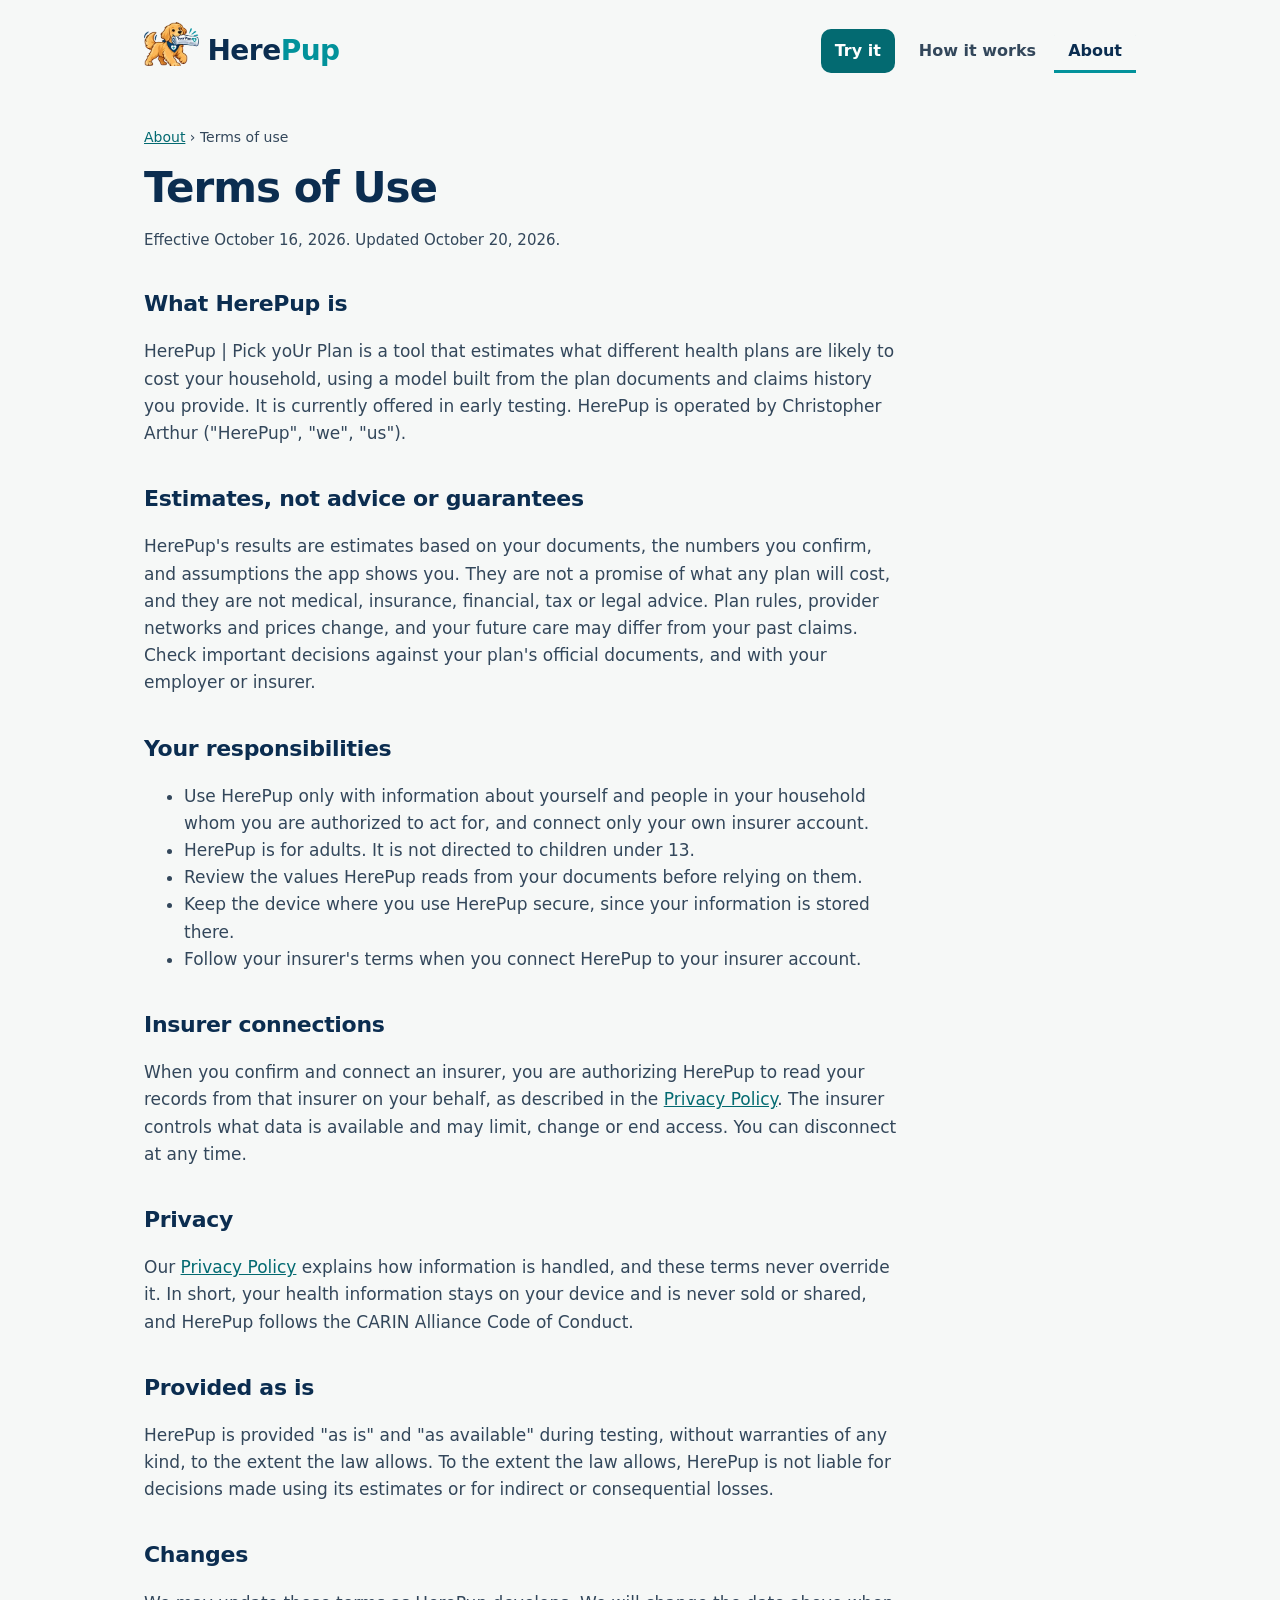
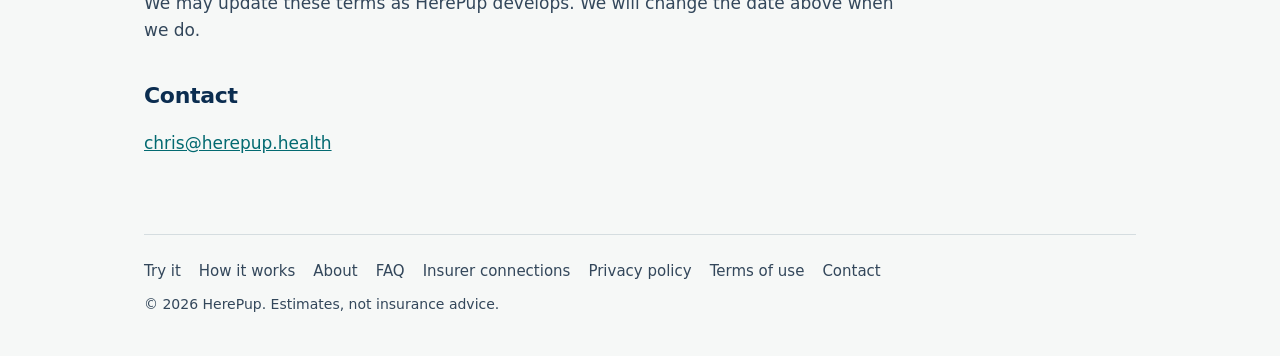
<file: terms/index.html>
<!doctype html>
<html lang="en">
<head>
<meta charset="utf-8">
<meta name="viewport" content="width=device-width, initial-scale=1">
<title>Terms of Use | HerePup</title>
<meta name="description" content="The terms for using HerePup: what it is, why its results are estimates and not insurance advice, and your responsibilities.">
<link rel="canonical" href="https://herepup.health/terms/">
<meta property="og:type" content="website">
<meta property="og:site_name" content="HerePup">
<meta property="og:title" content="Terms of Use | HerePup">
<meta property="og:description" content="The terms for using HerePup: what it is, why its results are estimates and not insurance advice, and your responsibilities.">
<meta property="og:url" content="https://herepup.health/terms/">
<meta property="og:image" content="https://herepup.health/assets/herepup-social.png">
<meta property="og:image:width" content="1200">
<meta property="og:image:height" content="630">
<meta property="og:image:alt" content="HerePup's golden retriever mascot with the words: Pick the health plan that costs you least, using your own claims, privately, right in your browser.">
<meta name="twitter:card" content="summary_large_image">
<link rel="icon" type="image/png" sizes="32x32" href="/assets/favicon-32.png">
<link rel="apple-touch-icon" href="/assets/apple-touch-icon.png">
<meta name="theme-color" content="#F6F8F7">
<link rel="stylesheet" href="/assets/site.css">
<script type="application/ld+json">
{
 "@context": "https://schema.org",
 "@graph": [
  {
   "@type": "Organization",
   "@id": "https://herepup.health/#org",
   "name": "HerePup",
   "url": "https://herepup.health/",
   "logo": "https://herepup.health/assets/icon-512.png",
   "email": "chris@herepup.health"
  },
  {
   "@type": "BreadcrumbList",
   "itemListElement": [
    {
     "@type": "ListItem",
     "position": 1,
     "name": "Home",
     "item": "https://herepup.health/"
    },
    {
     "@type": "ListItem",
     "position": 2,
     "name": "About",
     "item": "https://herepup.health/about/"
    },
    {
     "@type": "ListItem",
     "position": 3,
     "name": "Terms of use",
     "item": "https://herepup.health/terms/"
    }
   ]
  }
 ]
}
</script>
<!-- Privacy-friendly analytics by Plausible: anonymous visit and step counts, no cookies. Details: /privacy/#usage -->
<script async src="https://plausible.io/js/pa-WZOZ27ZALJ2IHCY8AwOFf.js"></script>
<script>
  window.plausible=window.plausible||function(){(plausible.q=plausible.q||[]).push(arguments)},plausible.init=plausible.init||function(i){plausible.o=i||{}};
  plausible.init({outboundLinks:false,fileDownloads:false,formSubmissions:false})
</script>
</head>
<body>
<div class="wrap">
<header class="top">
  <a class="logo" href="/" aria-label="HerePup home"><picture><source srcset="/assets/herepup-mascot-sm.webp" type="image/webp"><img src="/assets/herepup-mascot-sm.png" alt="" width="56" height="44"></picture><b>Here<span>Pup</span></b></a>
  <nav class="tabs" aria-label="Main"><a href="/app/" class="try">Try it</a><a href="/how-it-works/">How it works</a><a href="/about/" aria-current="page">About</a></nav>
</header>

<main class="doc">
<p class="crumbs"><a href="/about/">About</a> <span aria-hidden="true">›</span> Terms of use</p>
<h1>Terms of Use</h1>
<p class="meta">Effective October 16, 2026. Updated October 20, 2026.</p>

<h2>What HerePup is</h2>
<p>HerePup | Pick yoUr Plan is a tool that estimates what different health plans are likely to cost your household, using a model built from the plan documents and claims history you provide. It is currently offered in early testing. HerePup is operated by Christopher Arthur ("HerePup", "we", "us").</p>

<h2>Estimates, not advice or guarantees</h2>
<p>HerePup's results are estimates based on your documents, the numbers you confirm, and assumptions the app shows you. They are not a promise of what any plan will cost, and they are not medical, insurance, financial, tax or legal advice. Plan rules, provider networks and prices change, and your future care may differ from your past claims. Check important decisions against your plan's official documents, and with your employer or insurer.</p>

<h2>Your responsibilities</h2>
<ul>
  <li>Use HerePup only with information about yourself and people in your household whom you are authorized to act for, and connect only your own insurer account.</li>
  <li>HerePup is for adults. It is not directed to children under 13.</li>
  <li>Review the values HerePup reads from your documents before relying on them.</li>
  <li>Keep the device where you use HerePup secure, since your information is stored there.</li>
  <li>Follow your insurer's terms when you connect HerePup to your insurer account.</li>
</ul>

<h2>Insurer connections</h2>
<p>When you confirm and connect an insurer, you are authorizing HerePup to read your records from that insurer on your behalf, as described in the <a href="/privacy/#connect">Privacy Policy</a>. The insurer controls what data is available and may limit, change or end access. You can disconnect at any time.</p>

<h2>Privacy</h2>
<p>Our <a href="/privacy/">Privacy Policy</a> explains how information is handled, and these terms never override it. In short, your health information stays on your device and is never sold or shared, and HerePup follows the CARIN Alliance Code of Conduct.</p>

<h2>Provided as is</h2>
<p>HerePup is provided "as is" and "as available" during testing, without warranties of any kind, to the extent the law allows. To the extent the law allows, HerePup is not liable for decisions made using its estimates or for indirect or consequential losses.</p>

<h2>Changes</h2>
<p>We may update these terms as HerePup develops. We will change the date above when we do.</p>

<h2>Contact</h2>
<p><a href="mailto:chris@herepup.health">chris@herepup.health</a></p>
</main>

<footer>
  <nav aria-label="Footer"><a href="/app/">Try it</a><a href="/how-it-works/">How it works</a><a href="/about/">About</a><a href="/about/#faq">FAQ</a><a href="/insurers/">Insurer connections</a><a href="/privacy/">Privacy policy</a><a href="/terms/">Terms of use</a><a href="/contact/">Contact</a></nav>
  <div class="fine">&copy; 2026 HerePup. Estimates, not insurance advice.</div>
</footer>
</div>
</body>
</html>
</file>
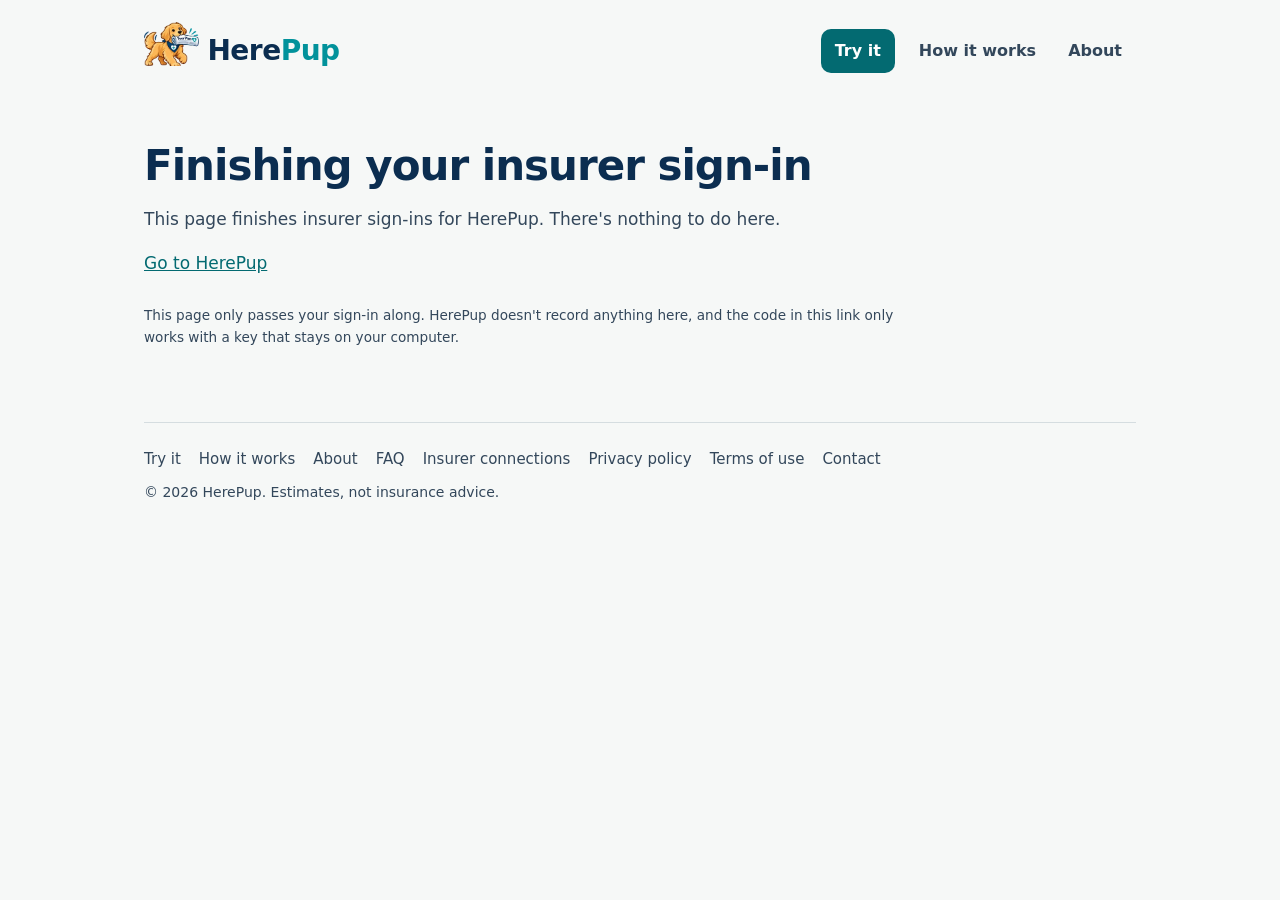
<file: app/callback/index.html>
<!doctype html>
<html lang="en">
<head>
<meta charset="utf-8">
<meta name="viewport" content="width=device-width, initial-scale=1">
<title>Finishing your insurer sign-in | HerePup</title>
<meta name="description" content="Hands an insurer sign-in back to HerePup on your computer.">
<meta name="robots" content="noindex">
<meta property="og:type" content="website">
<meta property="og:site_name" content="HerePup">
<meta property="og:title" content="Finishing your insurer sign-in | HerePup">
<meta property="og:description" content="Hands an insurer sign-in back to HerePup on your computer.">
<meta property="og:url" content="https://herepup.health/app/callback/">
<meta property="og:image" content="https://herepup.health/assets/herepup-social.png">
<meta property="og:image:width" content="1200">
<meta property="og:image:height" content="630">
<meta property="og:image:alt" content="HerePup's golden retriever mascot with the words: Pick the health plan that costs you least, using your own claims, privately, right in your browser.">
<meta name="twitter:card" content="summary_large_image">
<link rel="icon" type="image/png" sizes="32x32" href="/assets/favicon-32.png">
<link rel="apple-touch-icon" href="/assets/apple-touch-icon.png">
<meta name="theme-color" content="#F6F8F7">
<link rel="stylesheet" href="/assets/site.css">

<meta name="referrer" content="no-referrer">
</head>
<body>
<div class="wrap">
<header class="top">
  <a class="logo" href="/" aria-label="HerePup home"><picture><source srcset="/assets/herepup-mascot-sm.webp" type="image/webp"><img src="/assets/herepup-mascot-sm.png" alt="" width="56" height="44"></picture><b>Here<span>Pup</span></b></a>
  <nav class="tabs" aria-label="Main"><a href="/app/" class="try">Try it</a><a href="/how-it-works/">How it works</a><a href="/about/">About</a></nav>
</header>

<main class="doc"><h1>Finishing your insurer sign-in</h1>
<p id="cb-msg" role="status">Taking you back to HerePup on your computer...</p>
<p id="cb-help" hidden></p>
<noscript><p>This page needs JavaScript to hand your sign-in back to HerePup.</p></noscript>
<p class="muted" style="margin-top:28px">This page only passes your sign-in along. HerePup doesn't record anything here, and the code in this
link only works with a key that stays on your computer.</p></main>

<footer>
  <nav aria-label="Footer"><a href="/app/">Try it</a><a href="/how-it-works/">How it works</a><a href="/about/">About</a><a href="/about/#faq">FAQ</a><a href="/insurers/">Insurer connections</a><a href="/privacy/">Privacy policy</a><a href="/terms/">Terms of use</a><a href="/contact/">Contact</a></nav>
  <div class="fine">&copy; 2026 HerePup. Estimates, not insurance advice.</div>
</footer>
</div>
<script>
(function () {
  var q = new URLSearchParams(location.search), state = q.get("state") || "";
  var msg = document.getElementById("cb-msg"), help = document.getElementById("cb-help");
  function link(href, text) { var a = document.createElement("a"); a.href = href; a.textContent = text; return a; }
  if (/^hpw\.[A-Za-z0-9_-]{16,}$/.test(state)) {  // started in the web app on this site: hand it back to that tab
    try { sessionStorage.setItem("herepup.connect.return", JSON.stringify({ code: q.get("code") || "", state: state,
      error: q.get("error_description") || q.get("error") || "" })); } catch (e) { /* storage blocked: the app will say so */ }
    location.replace("/app/");
    return;
  }
  var m = /^hpl\.(https?)\.(\d{4,5})\.[A-Za-z0-9_-]{16,}$/.exec(state), port = m ? Number(m[2]) : 0;
  if (m && port >= 1024 && port <= 65535) {
    var dest = m[1] + "://localhost:" + port + "/callback" + location.search;
    help.append("Nothing happening? Make sure HerePup is running on this computer, then ", link(dest, "try again"), ".");
    setTimeout(function () { help.hidden = false; }, 1500);
    location.replace(dest);
    return;
  }
  if (location.search) history.replaceState(null, "", location.pathname);
  var err = q.get("error_description") || q.get("error");
  msg.textContent = err ? "The insurer sign-in didn't finish: " + err
                        : "This page finishes insurer sign-ins for HerePup. There's nothing to do here.";
  help.append(link("/app/", "Go to HerePup"));
  help.hidden = false;
})();
</script>
</body>
</html>
</file>
<file: assets/site.css>
:root{--navy:#0B2D50;--teal:#02929B;--teal-d:#036A71;--teal-l:#E4F1F0;--ink:#33475B;--line:#D5DDE0;--bg:#F6F8F7;--card:#fff}
@media (prefers-color-scheme:dark){:root{--navy:#E8EEF2;--teal:#3FB6B0;--teal-d:#7FD3CE;--teal-l:#123536;--ink:#B7C4CE;--line:#2A3B47;--bg:#0E1A23;--card:#14232E}}
*{box-sizing:border-box}
html{-webkit-text-size-adjust:100%}
body{margin:0;background:var(--bg);color:var(--navy);font:17px/1.6 system-ui,-apple-system,"Segoe UI",Roboto,"Helvetica Neue",Arial,sans-serif}
a{color:var(--teal-d)}
.wrap{max-width:1040px;margin:0 auto;padding:0 24px}
header.top{display:flex;justify-content:space-between;align-items:center;padding:22px 0;gap:16px;flex-wrap:wrap}
.logo{display:inline-flex;align-items:center;gap:8px;font-size:28px;font-weight:900;text-decoration:none;color:var(--navy);letter-spacing:-.5px}
.logo img{height:44px;width:auto}
.logo b{font-weight:900}.logo span{color:var(--teal)}
nav a{margin-left:20px;text-decoration:none;color:var(--ink);font-size:15px}
nav a:hover{color:var(--teal-d)}
.hero{padding:40px 0 36px;display:grid;grid-template-columns:minmax(0,1.35fr) minmax(0,1fr);gap:32px;align-items:center}
.hero picture{display:block;width:100%;max-width:400px;justify-self:center}.hero .mascot{display:block;width:100%;height:auto}
@media (max-width:760px){.hero{grid-template-columns:1fr}.hero picture{max-width:240px;order:-1}}
.eyebrow{display:inline-block;font-size:13px;font-weight:700;letter-spacing:.06em;text-transform:uppercase;color:var(--teal-d);background:var(--teal-l);padding:4px 12px;border-radius:999px}
h1{font-size:clamp(34px,6vw,58px);line-height:1.05;margin:18px 0 18px;font-weight:900;letter-spacing:-1px;max-width:820px}
.lead{font-size:clamp(18px,2.4vw,22px);color:var(--ink);max-width:720px;margin:0}
.grid3{display:grid;grid-template-columns:repeat(auto-fit,minmax(240px,1fr));gap:18px;margin:36px 0}
.card{background:var(--card);border:1px solid var(--line);border-radius:14px;padding:22px}
.card h3{margin:6px 0 6px;font-size:19px}
.card p{margin:0;color:var(--ink);font-size:16px}
.num{font-weight:900;color:var(--teal-d);font-size:15px}
section{padding:28px 0}
h2{font-size:28px;margin:0 0 12px;letter-spacing:-.3px}
.split{display:grid;grid-template-columns:minmax(0,1fr) minmax(0,1fr);gap:28px}
@media (max-width:760px){.split{grid-template-columns:1fr}nav a{margin:0 16px 0 0}}
ul.checks{list-style:none;padding:0;margin:0}
ul.checks li{padding:8px 0 8px 30px;position:relative;border-bottom:1px solid var(--line)}
ul.checks li:before{content:"";position:absolute;left:4px;top:15px;width:12px;height:7px;border-left:3px solid var(--teal);border-bottom:3px solid var(--teal);transform:rotate(-45deg)}
.note{background:var(--teal-l);border-radius:14px;padding:20px 22px}
footer{border-top:1px solid var(--line);margin-top:40px;padding:24px 0 40px;color:var(--ink);font-size:14px}
footer a{margin-right:16px}
/* legal pages */
.doc{max-width:760px;padding:24px 0 20px}
.doc h1{font-size:clamp(30px,5vw,42px)}
.doc h2{font-size:22px;margin-top:34px}
.doc p,.doc li{color:var(--ink)}
.doc .meta{color:var(--ink);font-size:15px}
.doc table{border-collapse:collapse;width:100%;font-size:15px;margin:12px 0}
.doc th,.doc td{border:1px solid var(--line);padding:8px 10px;text-align:left;vertical-align:top}
.doc th{background:var(--teal-l)}
.scroll{overflow-x:auto}
.cta{display:inline-block;background:var(--teal-d);color:#fff;font-weight:800;text-decoration:none;padding:14px 26px;border-radius:10px;font-size:18px}
.cta:hover{background:var(--navy)}
@media (prefers-color-scheme:dark){.cta{background:#3FB6B0;color:#0E1A23}}
.cta-note{color:var(--ink);font-size:15px;margin:10px 0 0}
.optout{font:inherit;font-size:15px;font-weight:700;color:var(--navy);background:var(--card);border:2px solid var(--navy);border-radius:8px;padding:6px 14px;min-height:40px;cursor:pointer;margin:4px 6px 4px 0}
.optout:hover{background:var(--teal-l)}
/* three-tab navigation */
nav.tabs{display:flex;gap:4px;align-items:center}
nav.tabs a{margin:0;display:inline-flex;align-items:center;justify-content:center;min-height:44px;padding:0 14px;border-radius:10px;font-size:16px;font-weight:600;color:var(--ink);text-decoration:none}
nav.tabs a:hover{background:var(--teal-l);color:var(--navy)}
nav.tabs a[aria-current=page]{color:var(--navy);box-shadow:inset 0 -3px 0 var(--teal);border-radius:10px 10px 0 0}
nav.tabs a.try{background:var(--teal-d);color:#fff;margin-right:6px;box-shadow:none;border-radius:10px}
nav.tabs a.try:hover{background:var(--navy);color:#fff}
@media (prefers-color-scheme:dark){nav.tabs a.try{background:#3FB6B0;color:#0E1A23}nav.tabs a.try:hover{background:#7FD3CE;color:#0E1A23}}
@media (max-width:560px){header.top{padding:14px 0 6px}nav.tabs{width:100%}nav.tabs a{flex:1;padding:0 6px;font-size:15px}nav.tabs a.try{flex:0 0 auto;padding:0 16px}}
a:focus-visible,summary:focus-visible{outline:3px solid var(--teal);outline-offset:2px;border-radius:6px}
.crumbs{font-size:14px;color:var(--ink);margin:0 0 4px}.crumbs a{color:var(--teal-d)}
/* content pages */
.page{max-width:820px;padding:24px 0 10px}
.page h1{font-size:clamp(32px,5.4vw,48px)}
.page .lead{margin-bottom:8px}
.page h2{font-size:24px;margin-top:8px}
.page p{color:var(--ink)}
section.tight{padding-top:18px}
.muted{color:var(--ink);font-weight:400;font-size:.8em}
.small{font-size:14px}
video{display:block;width:100%;height:auto;aspect-ratio:16/9;border-radius:14px;border:1px solid var(--line);background:#F6F9F8}
ol.steps{list-style:none;padding:0;margin:0;counter-reset:s}
ol.steps li{counter-increment:s;position:relative;padding:4px 0 14px 54px;border-bottom:1px solid var(--line);margin-bottom:14px}
ol.steps li:before{content:counter(s);position:absolute;left:0;top:6px;width:38px;height:38px;border-radius:50%;background:var(--teal-l);color:var(--teal-d);font-weight:900;display:flex;align-items:center;justify-content:center}
ol.steps h3{margin:6px 0 4px;font-size:20px}
ol.steps p{margin:0}
.video-teaser{display:flex;gap:18px;align-items:center;background:var(--card);border:1px solid var(--line);border-radius:14px;padding:12px;text-decoration:none;color:var(--ink);margin-top:6px}
.video-teaser img{width:200px;max-width:40%;height:auto;border-radius:10px;flex:none}
.video-teaser b{color:var(--navy);font-size:18px}
.video-teaser:hover{border-color:var(--teal)}
/* FAQ */
.faq details{border-bottom:1px solid var(--line)}
.faq details:first-of-type{border-top:1px solid var(--line)}
.faq summary{cursor:pointer;list-style:none;position:relative;padding:14px 36px 14px 0;min-height:44px}
.faq summary::-webkit-details-marker{display:none}
.faq summary h3{display:inline;margin:0;font-size:18px;font-weight:700}
.faq summary:after{content:"+";position:absolute;right:8px;top:10px;font-size:24px;line-height:1;color:var(--teal-d)}
.faq details[open] summary:after{content:"\2212"}
.faq details p{margin:0 0 16px;color:var(--ink);max-width:760px}
.faq .more{margin:14px 0 0}
/* about hub */
.hub{margin:14px 0}
a.card{text-decoration:none;color:var(--navy);display:block}
a.card:hover{border-color:var(--teal)}
a.card h3{color:var(--teal-d)}
/* footer */
footer nav{display:flex;flex-wrap:wrap;gap:6px 18px}
footer nav a{margin:0}
footer .fine{margin-top:10px}
.grid4{display:grid;grid-template-columns:repeat(auto-fit,minmax(210px,1fr));gap:16px}
.hub{grid-template-columns:repeat(2,minmax(0,1fr))}
@media (max-width:560px){.hub{grid-template-columns:1fr}}
/* contact form */
.contact-box{background:var(--card);border:1px solid var(--line);border-radius:14px;padding:22px;margin:18px 0}
.contact-form label{display:block;font-weight:700;margin:0 0 14px;color:var(--navy)}
.contact-form .opt{font-weight:400;color:var(--ink)}
.contact-form input,.contact-form select,.contact-form textarea{display:block;width:100%;margin-top:6px;font:inherit;font-weight:400;padding:10px 12px;min-height:44px;border:1px solid #9FB3C4;border-radius:8px;background:var(--card);color:var(--navy)}
.contact-form textarea{resize:vertical}
.contact-form .send{display:flex;flex-wrap:wrap;align-items:center;gap:12px;margin:6px 0 0}
.contact-form button.cta{border:0;cursor:pointer;font:inherit;font-weight:800;font-size:18px}
.contact-form button.cta:disabled{opacity:.6;cursor:wait}
.copy-email{font:inherit;font-size:14px;font-weight:700;border:2px solid var(--navy);background:var(--card);color:var(--navy);border-radius:8px;padding:4px 10px;cursor:pointer;margin-left:4px}
.sent h2{margin-top:0}
/* shared small dialogs (insurer requests) */
.hp-dialog{border:0;border-radius:14px;padding:22px;max-width:520px;width:calc(100% - 32px);box-shadow:0 20px 60px rgba(15,42,68,.3);color:#0B2D50;background:#fff;font:inherit}
.hp-dialog::backdrop{background:rgba(15,42,68,.45)}
.hp-dialog h2{margin:0;font-size:22px}
.hp-dialog-head{display:flex;justify-content:space-between;align-items:center;gap:12px;margin-bottom:8px}
.hp-dialog p{color:#33475B;margin:8px 0}
.hp-dialog label{display:block;font-weight:700;margin:12px 0 0;font-size:16px;color:#0B2D50}
.hp-dialog input:not([type=checkbox]){display:block;width:100%;margin-top:6px;font:inherit;font-weight:400;padding:10px 12px;min-height:44px;border:1px solid #9FB3C4;border-radius:8px;background:#fff;color:#0B2D50}
.hp-opt{font-weight:400;color:#33475B}.hp-small{font-size:14px}
.hp-send{display:flex;flex-wrap:wrap;align-items:center;gap:12px}
.hp-primary{font:inherit;font-weight:800;background:#036A71;color:#fff;border:0;border-radius:10px;padding:12px 22px;min-height:44px;cursor:pointer}
.hp-primary:disabled{opacity:.6}
.hp-close{font:inherit;font-weight:700;font-size:14px;background:#fff;border:2px solid #0B2D50;color:#0B2D50;border-radius:8px;padding:6px 12px;min-height:36px;cursor:pointer}
.req-btn{display:inline-flex;align-items:center;gap:6px;font:inherit;font-size:14px;font-weight:700;color:#036A71;background:#E4F1F0;border:1px solid transparent;border-radius:999px;padding:6px 12px;min-height:36px;cursor:pointer;white-space:nowrap}
.req-btn:hover{border-color:#036A71}.req-btn svg{width:16px;height:16px;flex:none}
</file>
<file: app/app.css>
:root{--navy:#0F2A44;--teal:#0A7C7C;--teal-l:#E4F1F0;--ink:#33475B;--line:#D5DDE0;--bg:#F3F6F5;--orange:#8A4500;--orange-l:#FDF1E3;--red:#B3261E}
*{box-sizing:border-box}
body{margin:0;background:var(--bg);color:var(--navy);font-family:system-ui,-apple-system,"Segoe UI",Roboto,"Helvetica Neue",Arial,sans-serif;font-size:17px;line-height:1.45}
.top{display:flex;justify-content:space-between;align-items:center;padding:20px 48px}
.logo{font-size:28px;font-weight:900;display:flex;align-items:center;gap:10px}.logo img{height:44px;width:auto}.logo b{font-weight:900}.logo span{color:#02929B}
.local-note{font-size:14px;color:var(--ink);background:var(--teal-l);padding:6px 12px;border-radius:999px}
#progress{display:flex;gap:8px;padding:0 48px;max-width:1200px;margin:0 auto 8px}
#progress button{flex:1;border:0;background:none;padding:0;cursor:pointer;text-align:left;font:inherit;color:var(--ink);min-height:44px;min-width:0}
#progress .bar{height:8px;border-radius:4px;background:var(--line);margin-bottom:6px}
#progress .done .bar,#progress .now .bar{background:var(--teal)}
#progress .now{font-weight:700;color:var(--navy)}
main{max-width:1200px;margin:0 auto;padding:16px 48px 32px;outline:none}
h1{font-size:40px;line-height:1.12;font-weight:900;margin:8px 0 12px}
h2{font-size:22px;margin:0 0 10px}
.lead{font-size:20px;color:var(--ink);max-width:820px}
.card{background:#fff;border:1px solid var(--line);border-radius:12px;padding:20px;margin:16px 0}
.grid2{display:grid;grid-template-columns:minmax(0,3fr) minmax(0,2fr);gap:24px}
.row{display:flex;gap:12px;align-items:center;flex-wrap:wrap}
label{display:flex;flex-direction:column;gap:4px;font-size:15px;color:var(--ink)}
input,select{font:inherit;padding:10px 12px;border:1px solid #9FB3C4;border-radius:8px;min-height:44px;background:#fff;color:var(--navy)}
input[type=checkbox]{min-height:0;width:20px;height:20px}
button.btn{font:inherit;font-weight:700;border-radius:8px;padding:12px 22px;min-height:44px;cursor:pointer;border:2px solid var(--navy);background:#fff;color:var(--navy)}
button.primary{background:var(--teal);border-color:var(--teal);color:#fff}
button.danger{border-color:var(--red);color:var(--red)}
button.small{padding:6px 12px;min-height:36px;font-size:15px}
.chips{display:flex;flex-wrap:wrap;gap:8px;margin:8px 0}
.chip{background:var(--teal-l);border-radius:8px;padding:6px 10px;font-size:14px}
.chip button{margin-left:6px;font-size:13px}
table{width:100%;border-collapse:collapse;font-size:15px}
th,td{padding:6px 8px;border-bottom:1px solid var(--line);text-align:left}
td input,td select{min-height:36px;padding:4px 6px;width:100%}
.scroll{overflow-x:auto}
.warn{background:var(--orange-l);color:#5C3B12;border-radius:8px;padding:12px 16px;margin:12px 0}
.err{background:#FBE9E7;color:#7A1710;border-radius:8px;padding:12px 16px;margin:12px 0}
.bignum{font-size:84px;font-weight:900;line-height:1;color:var(--teal)}
.muted{color:var(--ink);font-size:15px}
.tier td:first-child{font-weight:700}
.flag{background:var(--orange-l)}
.ok{color:var(--teal);font-weight:700}
.foot{max-width:1200px;margin:0 auto;padding:8px 48px 40px;font-size:14px;color:var(--ink)}
@media(max-width:800px){.grid2{grid-template-columns:1fr}main,.top,#progress,.foot{padding-left:16px;padding-right:16px}h1{font-size:30px}.bignum{font-size:60px}}
.need{border:2px solid var(--orange);background:var(--orange-l);border-radius:12px;padding:14px;margin:12px 0}
.review table.edit{min-width:1500px}
.review .edit td:nth-child(4){min-width:260px}.review .edit td:nth-child(5){min-width:130px}.review .edit td:nth-child(3){min-width:130px}.review .edit td:nth-child(2){min-width:150px}
.review .edit td:nth-child(n+7) input{min-width:84px}
.card select,.card input:not([type=checkbox]){max-width:100%}
table.landing td,table.landing th{white-space:nowrap}
.card label{max-width:100%;min-width:0}
/* web version */
.top a.logo{color:inherit;text-decoration:none}
.top .right{display:flex;gap:14px;align-items:center;flex-wrap:wrap;justify-content:flex-end}
.top .right a{color:var(--ink);font-size:15px}
.sr-only{position:absolute;width:1px;height:1px;padding:0;margin:-1px;overflow:hidden;clip:rect(0,0,0,0);border:0}
.drop{border:2px dashed #9FB3C4;background:#FBFDFD;transition:border-color .15s,background .15s;padding:0}
.drop.over{border-color:var(--teal);background:var(--teal-l)}
.drop.busy{border-style:solid;border-color:var(--teal)}
.drop-inner{display:flex;flex-direction:column;align-items:center;justify-content:center;text-align:center;gap:6px;padding:30px 20px 12px;cursor:pointer;color:var(--navy);font-size:17px;min-height:200px}
.drop-inner b{font-size:22px}
.drop-inner .muted{max-width:520px}
.drop-inner:focus-within{outline:3px solid var(--teal);outline-offset:-6px;border-radius:10px}
.drop-icon{width:56px;height:56px;border-radius:50%;background:var(--teal-l);position:relative;margin-bottom:4px}
.drop-icon:before{content:"";position:absolute;left:50%;top:15px;width:3px;height:22px;margin-left:-1.5px;background:var(--teal);border-radius:2px}
.drop-icon:after{content:"";position:absolute;left:50%;top:13px;width:12px;height:12px;margin-left:-7.5px;border-left:3px solid var(--teal);border-top:3px solid var(--teal);transform:rotate(45deg)}
.as-btn{display:inline-block;border:2px solid var(--navy);border-radius:8px;font-weight:700;margin-top:8px;background:#fff;padding:8px 18px;font-size:15px}
.drop [role=status]{text-align:center;margin:0 16px 4px;font-weight:700;color:var(--teal)}
.local-line{text-align:center;margin:0 0 14px;font-size:13px}
.grid2 > .drop{margin-top:16px}
.tiles{display:grid;grid-template-columns:repeat(auto-fit,minmax(180px,1fr));gap:14px;margin:12px 0}
.tile{background:#fff;border:1px solid var(--line);border-radius:12px;padding:16px 18px}.tile b{display:block;font-size:30px;font-weight:900;margin-top:4px}
table.sp td.n,table.sp th.n,.cmp-t td.n{text-align:right;white-space:nowrap}
.barcell{min-width:180px;white-space:nowrap}.barcell span:last-child{margin-left:8px;font-weight:700}
.bar-h{display:inline-block;height:12px;border-radius:6px;background:var(--teal);vertical-align:middle;max-width:65%}
.cmp h3{margin:0;font-size:20px}.cmp .save{font-weight:900;color:#075b5b;background:var(--teal-l);padding:4px 12px;border-radius:999px}
.cmp-t{margin:10px 0}.cmp-t tr.best td{background:#F2FAF9}.cmp-t td{padding:8px}
.small{font-size:14px}
.steps-list{padding-left:20px;margin:10px 0}.steps-list li{margin:4px 0}
/* answer tabs + month by month (chart colors validated as a set on white: blue / orange / aqua) */
:root{--s-premium:#2a78d6;--s-care:#eb6834;--s-hsa:#1baf7a;--grid:#E6EBED;--axis:#B9C5CC;--muted:#5E6E7C}
.tl-tabs{display:flex;gap:4px;border-bottom:1px solid var(--line);margin:8px 0 18px;overflow-x:auto}
.tl-tabs button{font:inherit;font-weight:600;color:var(--ink);background:none;border:0;border-bottom:3px solid transparent;margin-bottom:-1px;padding:10px 14px;min-height:44px;cursor:pointer;white-space:nowrap}
.tl-tabs button[aria-selected=true]{color:var(--navy);border-bottom-color:var(--teal)}
.tl-tabs button:focus-visible{outline:3px solid var(--teal);outline-offset:-3px;border-radius:6px}
.tl-new{font-size:12px;font-weight:700;color:#075b5b;background:var(--teal-l);border-radius:999px;padding:2px 8px;margin-left:6px;vertical-align:2px}
.linkbtn{font:inherit;font-size:inherit;color:#075b5b;font-weight:700;background:none;border:0;padding:0;text-decoration:underline;cursor:pointer}
.tl-controls{display:flex;flex-wrap:wrap;gap:14px 16px;align-items:flex-end;margin:6px 0 4px}
.tl-ctl{display:flex;flex-direction:column;gap:6px;min-width:0;border:0;padding:0;margin:0;font-size:14px}
.tl-ctl legend,.tl-ctl .lbl{font-size:14px;color:var(--ink);padding:0;margin-bottom:6px}
.tl-ctl legend{float:left;width:100%}.tl-ctl legend + *{clear:both}
.tl-opts{display:flex;flex-wrap:wrap;gap:6px}
.tl .tl-opt{position:relative;display:flex;flex-direction:row;align-items:center;gap:8px;border:1px solid #9FB3C4;border-radius:999px;padding:8px 12px;min-height:40px;font-size:15px;color:var(--navy);cursor:pointer;background:#fff;user-select:none}
.tl .tl-opt input,.tl .tl-seg input{position:absolute;opacity:0;width:1px;height:1px;min-height:0;padding:0;margin:0;border:0}
.tl-opt .tick{width:16px;height:16px;border-radius:4px;border:1.5px solid #9FB3C4;display:inline-block;flex:none;position:relative}
.tl-opt:has(input:checked){border-color:var(--teal);background:var(--teal-l);font-weight:600}
.tl-opt:has(input:checked) .tick{background:var(--teal);border-color:var(--teal)}
.tl-opt:has(input:checked) .tick:after{content:"";position:absolute;left:4.5px;top:1px;width:4px;height:8px;border:solid #fff;border-width:0 2px 2px 0;transform:rotate(45deg)}
.tl-opt:has(input:focus-visible){outline:3px solid var(--teal);outline-offset:2px}
.tl-seg{display:inline-flex;border:1px solid #9FB3C4;border-radius:10px;overflow:hidden;background:#fff}
.tl .tl-seg label{position:relative;flex-direction:row;padding:8px 12px;min-height:40px;align-items:center;font-size:15px;color:var(--navy);cursor:pointer}
.tl-seg label + label{border-left:1px solid #9FB3C4}
.tl-seg label:has(input:checked){background:var(--navy);color:#fff;font-weight:600}
.tl-seg label:has(input:focus-visible){outline:3px solid var(--teal);outline-offset:-3px}
.tl-ctl select{font-size:15px;padding:8px 12px;min-height:40px;border-radius:10px}
.tl-tiles{display:grid;grid-template-columns:repeat(auto-fit,minmax(230px,1fr));gap:14px;margin:18px 0 4px}
.tl-tile{background:#fff;border:1px solid var(--line);border-radius:12px;padding:16px 18px;min-width:0}
.tl-tile .k{font-size:14px;color:var(--ink)}
.tl-tile .v{display:block;font-size:24px;font-weight:900;line-height:1.2;margin:4px 0 6px}
.tl-tile p{margin:0;font-size:15px;color:var(--ink)}
.tl-when{margin:-4px 0 10px}
.tl-legend{display:flex;flex-wrap:wrap;gap:8px 20px;font-size:14px;color:var(--ink);margin:0 0 6px}
.tl-legend span{display:inline-flex;align-items:center;gap:8px}
.tl-legend .sw{width:14px;height:14px;border-radius:3px;display:inline-block;flex:none}
.tl-legend .lk{width:16px;height:0;border-top:2px solid var(--navy);display:inline-block;flex:none}
.tl-panel{padding:16px 0 6px;border-top:1px solid var(--line)}
.tl-panel:first-child{border-top:0}
.tl-ph{display:flex;justify-content:space-between;align-items:flex-start;gap:6px 20px;flex-wrap:wrap}
.tl-ph h3{margin:0;font-size:19px}
.tl-ph .sub{font-size:14px;color:var(--ink);margin-top:2px}
.tl-badge{color:#075b5b;font-size:12px;font-weight:700;background:var(--teal-l);border-radius:999px;padding:2px 8px;margin-left:8px;vertical-align:2px;white-space:nowrap}
.tl-badge.now{color:var(--navy);background:#E8EDF2}
.tl-stats{display:flex;gap:4px 18px;flex-wrap:wrap;font-size:14px;color:var(--ink);text-align:right;justify-content:flex-end}
.tl-stats b{display:block;color:var(--navy);font-size:18px}
.tl-chart{position:relative;margin-top:6px}
.tl-chart svg{display:block;width:100%;height:auto;overflow:visible}
.tl-chart .band{outline:none}
.tl-chart .band:focus-visible .hl{stroke:var(--teal);stroke-width:2}
#tl-tip{position:fixed;z-index:10;pointer-events:none;background:#fff;border:1px solid rgba(15,42,68,.14);box-shadow:0 8px 24px rgba(15,42,68,.14);border-radius:10px;padding:12px 14px;font-size:14px;min-width:230px;max-width:320px;opacity:0;transition:opacity .08s;left:-999px;top:0}
#tl-tip.on{opacity:1}
#tl-tip .t{font-weight:700;margin-bottom:6px}
#tl-tip .r{display:flex;align-items:center;gap:8px;margin:3px 0}
#tl-tip .r .key{width:12px;height:0;border-top:3px solid;border-radius:2px;flex:none}
#tl-tip .r b{font-variant-numeric:tabular-nums;min-width:72px;text-align:right}
#tl-tip .r span{color:var(--ink)}
#tl-tip .tot{border-top:1px solid var(--line);margin-top:6px;padding-top:6px}
#tl-tip .why{margin-top:8px;padding-top:6px;border-top:1px solid var(--line);color:var(--ink)}
#tl-tip .why div{margin:2px 0}
.tl details summary{cursor:pointer;font-weight:700;min-height:28px}
table.tl-t th,table.tl-t td{text-align:right;white-space:nowrap;font-variant-numeric:tabular-nums}
table.tl-t th:first-child,table.tl-t td:first-child{text-align:left}
table.tl-t thead th{font-size:14px;color:var(--ink);font-weight:600;vertical-align:bottom}
table.tl-t thead tr:first-child th{color:var(--navy);font-weight:700}
table.tl-t tr.sa td{font-weight:700;border-top:2px solid var(--line)}
.tl-notes{font-size:14px;color:var(--ink);margin:8px 0 16px;padding-left:18px}
.tl-notes li{margin:4px 0}
@media(max-width:800px){.tl-stats{display:grid;grid-template-columns:repeat(2,minmax(0,1fr));gap:8px 12px;text-align:left;width:100%;font-size:13px}.tl-stats b{font-size:16px}.tl-tile .v{font-size:21px}}
@media(max-width:800px){#progress button{font-size:0}#progress .now{font-size:13px}}
.feedback{margin:18px 0 12px;font-size:16px}.feedback a{color:#075b5b;font-weight:700}
.usage-note{max-width:1104px;margin:0 auto 12px;display:flex;gap:12px;align-items:center;justify-content:space-between;background:var(--teal-l);border-radius:10px;padding:10px 14px;font-size:15px}
.usage-note[hidden]{display:none}.usage-note p{margin:0}.usage-note a{color:#075b5b;font-weight:700}
@media(max-width:800px){.usage-note{margin:0 16px 12px;flex-direction:column;align-items:flex-start}}
.site-tabs{display:flex;gap:4px;align-items:center}
.site-tabs a{display:inline-flex;align-items:center;justify-content:center;min-height:44px;padding:0 14px;border-radius:10px;font-size:16px;font-weight:600;color:var(--ink);text-decoration:none}
.top .right .site-tabs a{color:var(--ink);font-size:16px}
.site-tabs a:hover{background:var(--teal-l);color:var(--navy)}
.top .right .site-tabs a.try{background:var(--teal);color:#fff;margin-right:6px}
.logo picture{display:flex}
@media(max-width:800px){.top{padding-top:14px;padding-bottom:10px;flex-wrap:wrap;gap:8px}.top .right{width:100%}.top .local-note{display:none}.site-tabs{width:100%}.site-tabs a{flex:1;padding:0 6px;font-size:15px}.site-tabs a.try{flex:0 0 auto;padding:0 16px}}
/* HSA check, plan types, per-employer drop zone */
.drop.compact .drop-inner{min-height:0;padding:18px 16px 6px;font-size:16px}.drop.compact .drop-inner b{font-size:18px}.drop.compact .drop-icon{width:40px;height:40px}
.drop.compact .drop-icon:before{top:9px;height:18px}.drop.compact .drop-icon:after{top:8px}
label.radio{flex-direction:row;align-items:center;gap:10px;font-size:16px;color:var(--navy);min-height:36px}
label.radio input{min-height:0;width:20px;height:20px;flex:none}
.gate fieldset,.fb fieldset{border:0;padding:0;margin:8px 0 12px}
.gate legend,.fb legend{font-weight:700;color:var(--navy);margin-bottom:6px;padding:0}
.gate h2{font-size:20px}
.gate-amounts{border-top:1px solid var(--line);padding-top:10px}
.gate-amounts input{width:150px}
label.pref{align-items:flex-start;padding:8px 0}label.pref input{margin-top:4px}
.pref-note{background:var(--teal-l);border-radius:8px;padding:10px 12px;font-size:15px}
.hsa-status{margin:8px 0 0}
/* feedback dialog */
#feedback-dialog{border:0;border-radius:14px;padding:0;max-width:600px;width:calc(100% - 32px);box-shadow:0 20px 60px rgba(15,42,68,.3);color:var(--navy)}
#feedback-dialog::backdrop{background:rgba(15,42,68,.45)}
.fb,.fb-sent{padding:22px}
.fb-head{display:flex;justify-content:space-between;align-items:center;gap:12px}.fb-head h2{margin:0}
.fb label:not(.radio){margin:10px 0}
.fb textarea{font:inherit;padding:10px 12px;border:1px solid #9FB3C4;border-radius:8px;width:100%;resize:vertical}
.fb input[type=email]{width:100%}
.copy-email{font:inherit;font-size:14px;font-weight:700;border:2px solid var(--navy);background:#fff;border-radius:8px;padding:4px 10px;cursor:pointer;margin-left:4px}
/* shared small dialogs (insurer requests) */
.hp-dialog{border:0;border-radius:14px;padding:22px;max-width:520px;width:calc(100% - 32px);box-shadow:0 20px 60px rgba(15,42,68,.3);color:#0B2D50;background:#fff;font:inherit}
.hp-dialog::backdrop{background:rgba(15,42,68,.45)}
.hp-dialog h2{margin:0;font-size:22px}
.hp-dialog-head{display:flex;justify-content:space-between;align-items:center;gap:12px;margin-bottom:8px}
.hp-dialog p{color:#33475B;margin:8px 0}
.hp-dialog label{display:block;font-weight:700;margin:12px 0 0;font-size:16px;color:#0B2D50}
.hp-dialog input:not([type=checkbox]){display:block;width:100%;margin-top:6px;font:inherit;font-weight:400;padding:10px 12px;min-height:44px;border:1px solid #9FB3C4;border-radius:8px;background:#fff;color:#0B2D50}
.hp-opt{font-weight:400;color:#33475B}.hp-small{font-size:14px}
.hp-send{display:flex;flex-wrap:wrap;align-items:center;gap:12px}
.hp-primary{font:inherit;font-weight:800;background:#036A71;color:#fff;border:0;border-radius:10px;padding:12px 22px;min-height:44px;cursor:pointer}
.hp-primary:disabled{opacity:.6}
.hp-close{font:inherit;font-weight:700;font-size:14px;background:#fff;border:2px solid #0B2D50;color:#0B2D50;border-radius:8px;padding:6px 12px;min-height:36px;cursor:pointer}
.req-btn{display:inline-flex;align-items:center;gap:6px;font:inherit;font-size:14px;font-weight:700;color:#036A71;background:#E4F1F0;border:1px solid transparent;border-radius:999px;padding:6px 12px;min-height:36px;cursor:pointer;white-space:nowrap}
.req-btn:hover{border-color:#036A71}.req-btn svg{width:16px;height:16px;flex:none}
/* the fetching dog in each drop zone */
.drop-inner{gap:4px;padding-top:14px}
.fetch{position:relative;display:block;width:100%;height:132px;overflow:hidden;margin-bottom:2px}
.drop.compact .fetch{height:98px}
.fetch .dog{position:absolute;left:50%;bottom:4px;width:150px;margin-left:-75px}
.drop.compact .fetch .dog{width:112px;margin-left:-56px}
.fetch .gait{position:relative;display:block;width:100%;aspect-ratio:300/237;transform-origin:50% 100%}
.fetch .gait img{position:absolute;inset:0;width:100%;height:100%}
.fetch .tail{transform-origin:18.4% 50.7%}
.fetch .badge{position:absolute;right:-8px;top:-4px;width:34px;height:34px;border-radius:50%;background:var(--teal);box-shadow:0 0 0 3px #fff;transform:scale(0);opacity:0}
.fetch .badge:after{content:"";position:absolute;left:11px;top:8px;width:9px;height:15px;border:solid #fff;border-width:0 4px 4px 0;transform:rotate(45deg)}
.drop[data-phase=error] .fetch .badge{background:#B4561A}
.drop[data-phase=error] .fetch .badge:after{left:15px;top:6px;width:4px;height:13px;border:0;background:#fff;border-radius:2px;transform:none;box-shadow:0 17px 0 -0px #fff}
.fetch .paws{position:absolute;left:0;right:0;bottom:0;height:34px;display:block}
.fetch .paws i{position:absolute;left:calc(4% + var(--i) * 9.6%);bottom:calc(2px + var(--y) * 1px);width:22px;height:22px;opacity:0;transform:rotate(90deg)}
.fetch .paws svg{display:block;width:100%;height:100%;fill:#8A5A2B;opacity:.5}
.say{display:none;flex-direction:column;align-items:center;gap:6px;width:100%}
.drop[data-phase=idle] .say-idle,.drop[data-phase=fetching] .say-fetching,.drop[data-phase=done] .say-done,.drop[data-phase=error] .say-error{display:flex}
.drop.over[data-phase=idle] .say-idle{display:none}.drop.over[data-phase=idle] .say-over{display:flex}
.drop[data-phase=fetching] .drop-inner{cursor:progress}
.say b{font-size:22px}.drop.compact .say b{font-size:18px}
.say-done b,.say-error b{display:inline-flex;align-items:center;gap:8px}
.say .tick{display:inline-block;width:22px;height:22px;border-radius:50%;background:var(--teal);position:relative;flex:none}
.say .tick:after{content:"";position:absolute;left:7px;top:4px;width:6px;height:11px;border:solid #fff;border-width:0 3px 3px 0;transform:rotate(45deg)}
.bar{display:block;width:min(340px,86%);height:10px;border-radius:5px;background:#DCE9E8;overflow:hidden;margin:4px 0}
.bar i{display:block;height:100%;border-radius:5px;background:var(--teal) linear-gradient(90deg,rgba(255,255,255,0) 0,rgba(255,255,255,.35) 50%,rgba(255,255,255,0) 100%) no-repeat;background-size:60% 100%;animation:fetch-shine 1.4s linear var(--since,0s) infinite;transition:width .35s ease}
@keyframes fetch-shine{from{background-position:-120% 0}to{background-position:220% 0}}
.bar.ind i{width:34% !important;animation:fetch-ind 1.3s ease-in-out var(--since,0s) infinite}
.drop .fetch-status{font-weight:600;color:var(--teal);font-size:15px;min-height:1.4em}
/* idle: tail wags, a little breathing; dragging over: excited */
.drop[data-phase=idle] .tail{animation:fetch-wag .34s ease-in-out var(--since) infinite alternate}
.drop[data-phase=idle] .gait{animation:fetch-breathe 2.6s ease-in-out var(--since) infinite}
.drop.over[data-phase=idle] .tail{animation-duration:.16s}
.drop.over[data-phase=idle] .gait{animation:fetch-hop .5s ease-out var(--since) infinite}
/* fetching: walks off with the plan, then paw prints keep sniffing across */
.drop[data-phase=fetching] .dog{animation:fetch-walkoff 1.6s cubic-bezier(.5,0,.75,.4) var(--since) both}
.drop[data-phase=fetching] .gait{animation:fetch-gait .36s linear var(--since) 5}
.drop[data-phase=fetching] .tail{animation:fetch-wag .5s ease-in-out var(--since) infinite alternate}
.drop[data-phase=fetching] .paws i{animation:fetch-paw 2.6s ease-in-out infinite;animation-delay:calc(var(--i) * .2s + .9s + var(--since))}
/* done: runs back in, checkmark pops */
.drop[data-phase=done] .dog,.drop[data-phase=error] .dog{animation:fetch-runin .9s cubic-bezier(.15,.75,.35,1) var(--since) both}
.drop[data-phase=done] .gait,.drop[data-phase=error] .gait{animation:fetch-gait .2s linear var(--since) 4}
.drop[data-phase=done] .tail{animation:fetch-wag .18s ease-in-out var(--since) infinite alternate}
.drop[data-phase=done] .badge,.drop[data-phase=error] .badge{animation:fetch-pop .45s cubic-bezier(.3,1.6,.5,1) calc(var(--since) + .8s) both}
@keyframes fetch-wag{from{transform:rotate(-11deg)}to{transform:rotate(13deg)}}
@keyframes fetch-breathe{0%,100%{transform:translateY(0)}50%{transform:translateY(-2px) scaleY(1.01)}}
@keyframes fetch-hop{0%,100%{transform:translateY(0)}40%{transform:translateY(-9px)}}
@keyframes fetch-gait{0%,50%,100%{transform:translateY(0) rotate(0)}25%{transform:translateY(-5px) rotate(-1.5deg)}75%{transform:translateY(-5px) rotate(1.5deg)}}
@keyframes fetch-walkoff{0%{left:50%}100%{left:calc(100% + 110px)}}
@keyframes fetch-runin{0%{left:-110px}100%{left:50%}}
@keyframes fetch-paw{0%,100%{opacity:0}12%{opacity:1}55%{opacity:.9}80%{opacity:0}}
@keyframes fetch-pop{0%{transform:scale(0);opacity:0}100%{transform:scale(1);opacity:1}}
@keyframes fetch-ind{0%{transform:translateX(-100%)}100%{transform:translateX(300%)}}
@media (prefers-reduced-motion:reduce){
  .drop .fetch .dog,.drop .fetch .gait,.drop .fetch .tail{animation:none !important}
  .drop[data-phase=fetching] .fetch .dog{opacity:.35}
  .drop .fetch .paws i{animation:none !important;opacity:.6}
  .drop[data-phase=done] .badge,.drop[data-phase=error] .badge{animation:none !important;transform:scale(1);opacity:1}
  .bar.ind i{animation:none !important;width:100% !important;opacity:.5}
}
/* direct insurer connection (testing) */
.cx{margin:14px 0 4px;padding:14px 0 2px;border-top:1px solid var(--line);border-bottom:1px solid var(--line)}
.cx h3{margin:0 0 4px;font-size:18px;display:flex;align-items:center;gap:8px;flex-wrap:wrap}
.cx .pill{font-size:12px;font-weight:700;letter-spacing:.02em;padding:2px 9px;border-radius:999px;background:var(--orange-l);color:var(--orange)}
.cx details{margin:10px 0}
.cx details .row{margin-top:8px}
.cx input[readonly]{background:var(--bg);color:var(--ink)}
.cx-check{font-size:15px;margin:10px 0}
.cx-check.ok{color:var(--teal)}
.cx-check.warn{color:var(--orange);background:var(--orange-l);padding:8px 12px;border-radius:8px}
.cx-on{font-weight:600;color:var(--navy)}
.grid2>*{min-width:0}
.cx select,.cx input{width:100%;min-width:0;max-width:100%}
.cx .row>label{flex:1 1 200px;min-width:0}
.cx-or{font-size:16px;margin:16px 0 0}
/* which year to plan around / which claims to review */
.basis-pick{max-width:640px}
.basis-pick select{width:100%;max-width:100%;min-width:0}
.basis-line{margin:-6px 0 12px;color:var(--ink);font-size:16px}
.basis-card{padding:14px 20px}
.cx-consent{flex-direction:row;align-items:flex-start;gap:10px;margin:12px 0 6px;font-size:15px;color:var(--ink);background:var(--teal-l);padding:10px 12px;border-radius:8px}
.cx-consent input{margin-top:3px;flex:none;width:18px;height:18px}
.pc-open{border:2px solid var(--orange)}
.pc select{max-width:100%}
/* Check a bill */
.bill-tool summary{cursor:pointer;display:flex;flex-direction:column;gap:2px;list-style:none}
.bill-tool summary::-webkit-details-marker{display:none}
.bill-tool summary b::before{content:"▸ ";color:var(--teal)}
.bill-tool[open] summary b::before{content:"▾ "}
.bill-tool .bill-body{margin-top:12px}
.bill-tool .row label{flex:1 1 220px;min-width:0}
.bill-tool select,.bill-tool input{max-width:100%}
.bill-res{margin:12px 0}
.bill-res ul{margin:8px 0 0 18px;padding:0}
.ok-box{background:var(--teal-l);color:var(--navy);border-radius:8px;padding:12px 16px}
.letter{display:block;margin-top:8px}
.letter textarea{width:100%;box-sizing:border-box;font:inherit;font-size:14px;line-height:1.45;padding:10px;border:1px solid var(--line);border-radius:8px}
.chip.warn-chip{background:var(--orange-l);color:var(--orange)}
.noticed{list-style:none;margin:8px 0 0;padding:0}
.noticed li{display:flex;flex-wrap:wrap;gap:8px 16px;align-items:center;justify-content:space-between;padding:10px 0;border-top:1px solid var(--line)}
.noticed li>div{min-width:0;flex:1 1 220px}

/* Checks on a guide as read, with the guide's own line and boxes to fix a number */
.checks ul { margin: 6px 0 4px; padding-left: 20px; }
.checks li { margin: 8px 0; }
.checks .quote { display: inline-block; margin-top: 2px; color: var(--muted, #5E6E7C); font-size: 0.92em; }
.checks .fix { margin: 6px 0 0; gap: 10px; }
.checks .fix label { min-width: 150px; }
/* A guide HerePup couldn't read: the page that most likely holds the plans */
.miss { border-color: var(--teal); }
.miss-page { margin: 10px 0; max-height: 70vh; overflow: auto; border: 1px solid var(--line); border-radius: 8px; background: #fff; }
.miss-page img { display: block; width: 100%; height: auto; }
.miss-page p { padding: 16px; margin: 0; }
/* expecting a baby (What if) */
.check-row{flex-direction:row;align-items:center;gap:8px;margin-top:10px}
.exp{border-top:1px solid var(--line);margin-top:16px;padding-top:12px;display:flex;flex-direction:column;gap:10px}
.exp .check-row{margin-top:0;font-weight:700;color:var(--navy)}
.exp-fields{display:grid;grid-template-columns:repeat(auto-fit,minmax(150px,1fr));gap:10px}
.exp-fields select{width:100%;min-width:0}
.ticks{display:flex;justify-content:space-between;font-size:13px;color:var(--ink);margin-top:-8px}
.exp .need{margin:0}
.exp-start .check-row{margin-top:0;font-size:17px;color:var(--navy)}
.exp-card h3{font-size:18px;margin:16px 0 6px}
.exp-card ul{padding-left:20px}
.pick-tag{font-size:12px;font-weight:700;background:var(--teal-l);color:var(--navy);padding:1px 7px;border-radius:999px;white-space:nowrap}
</file>
